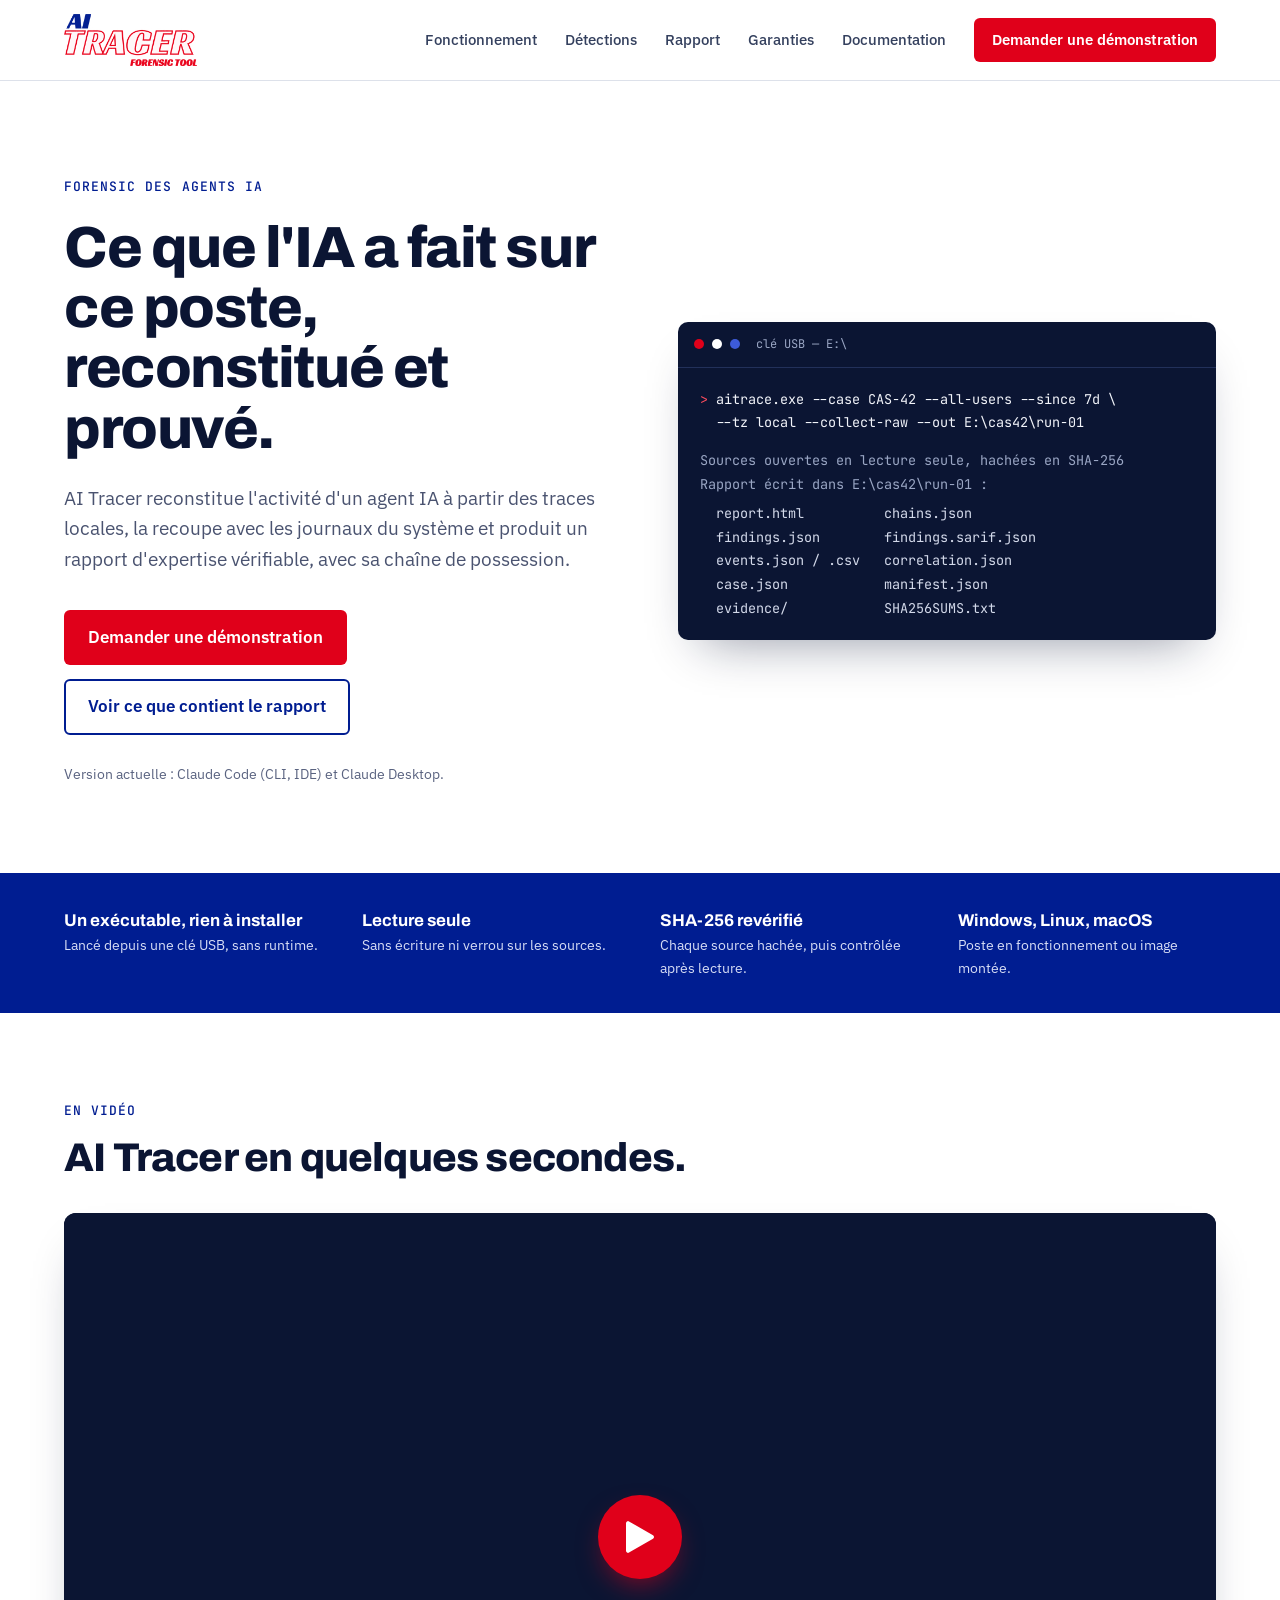
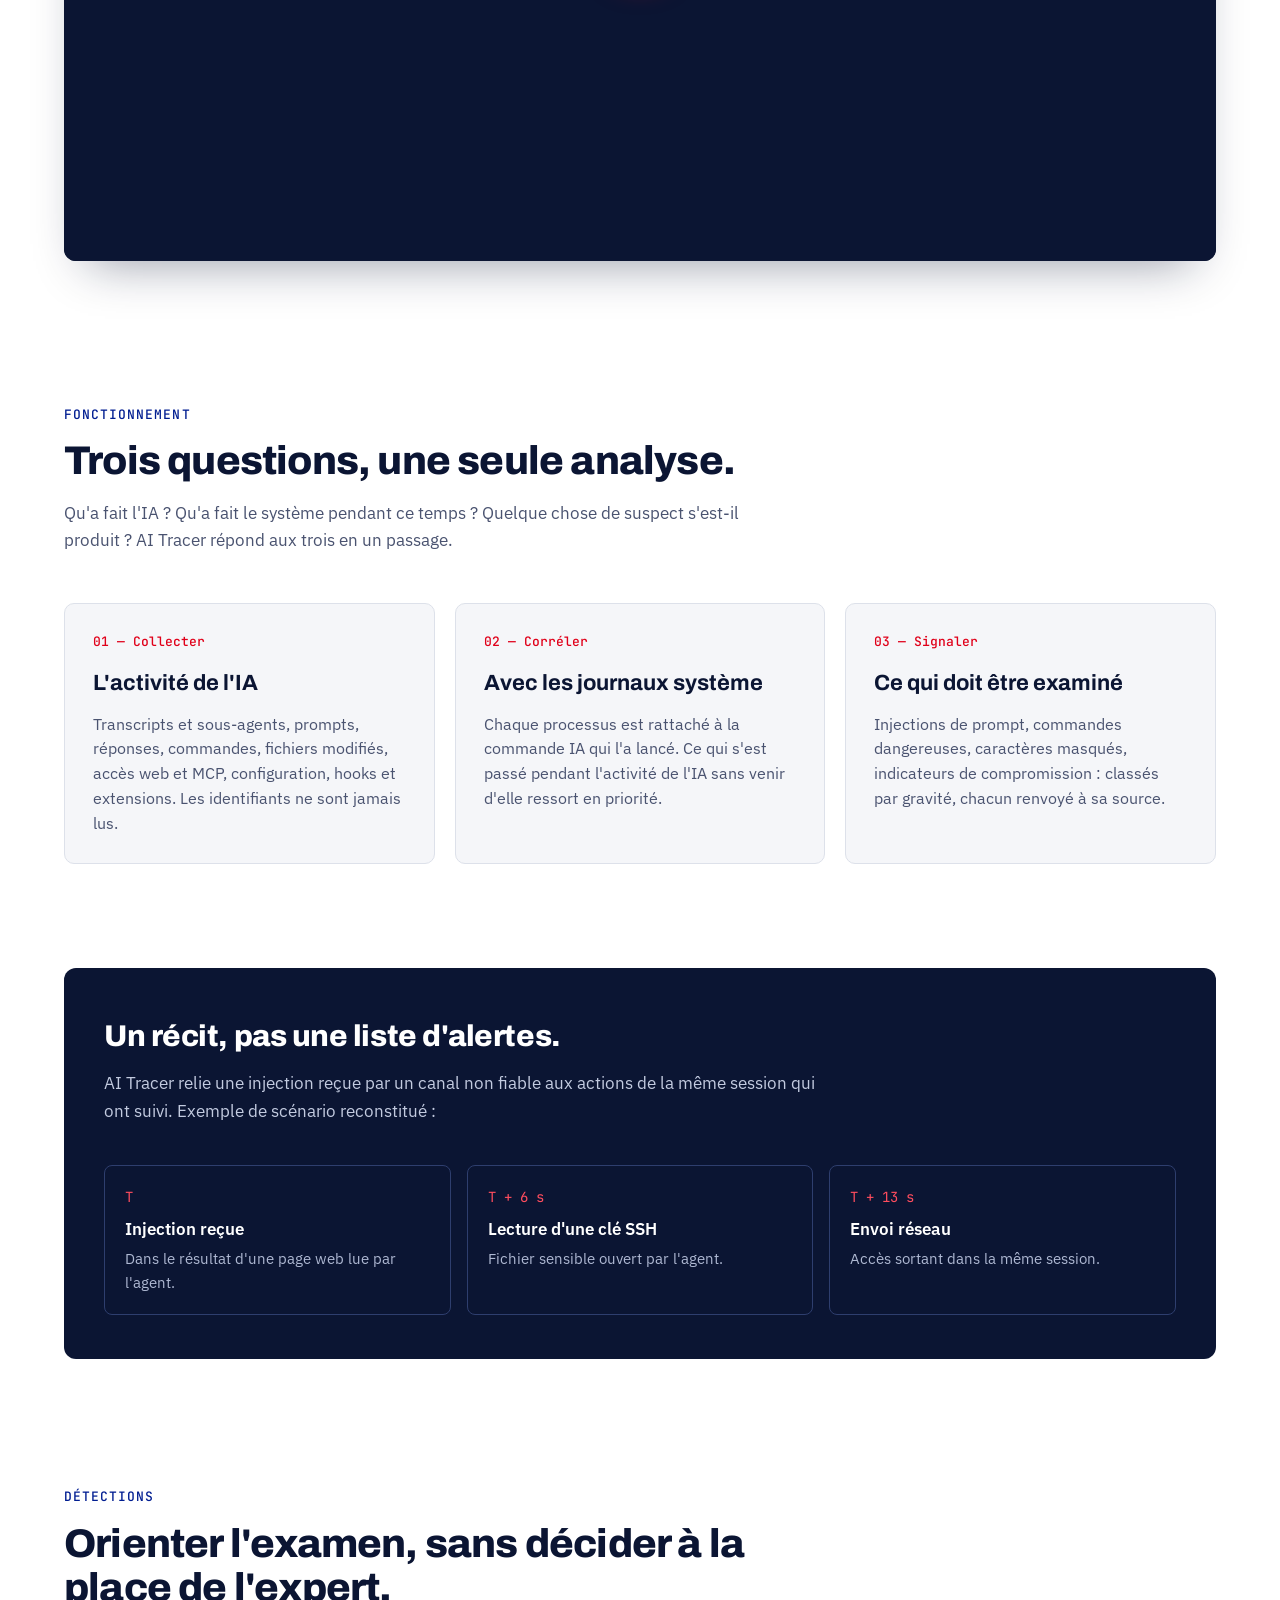
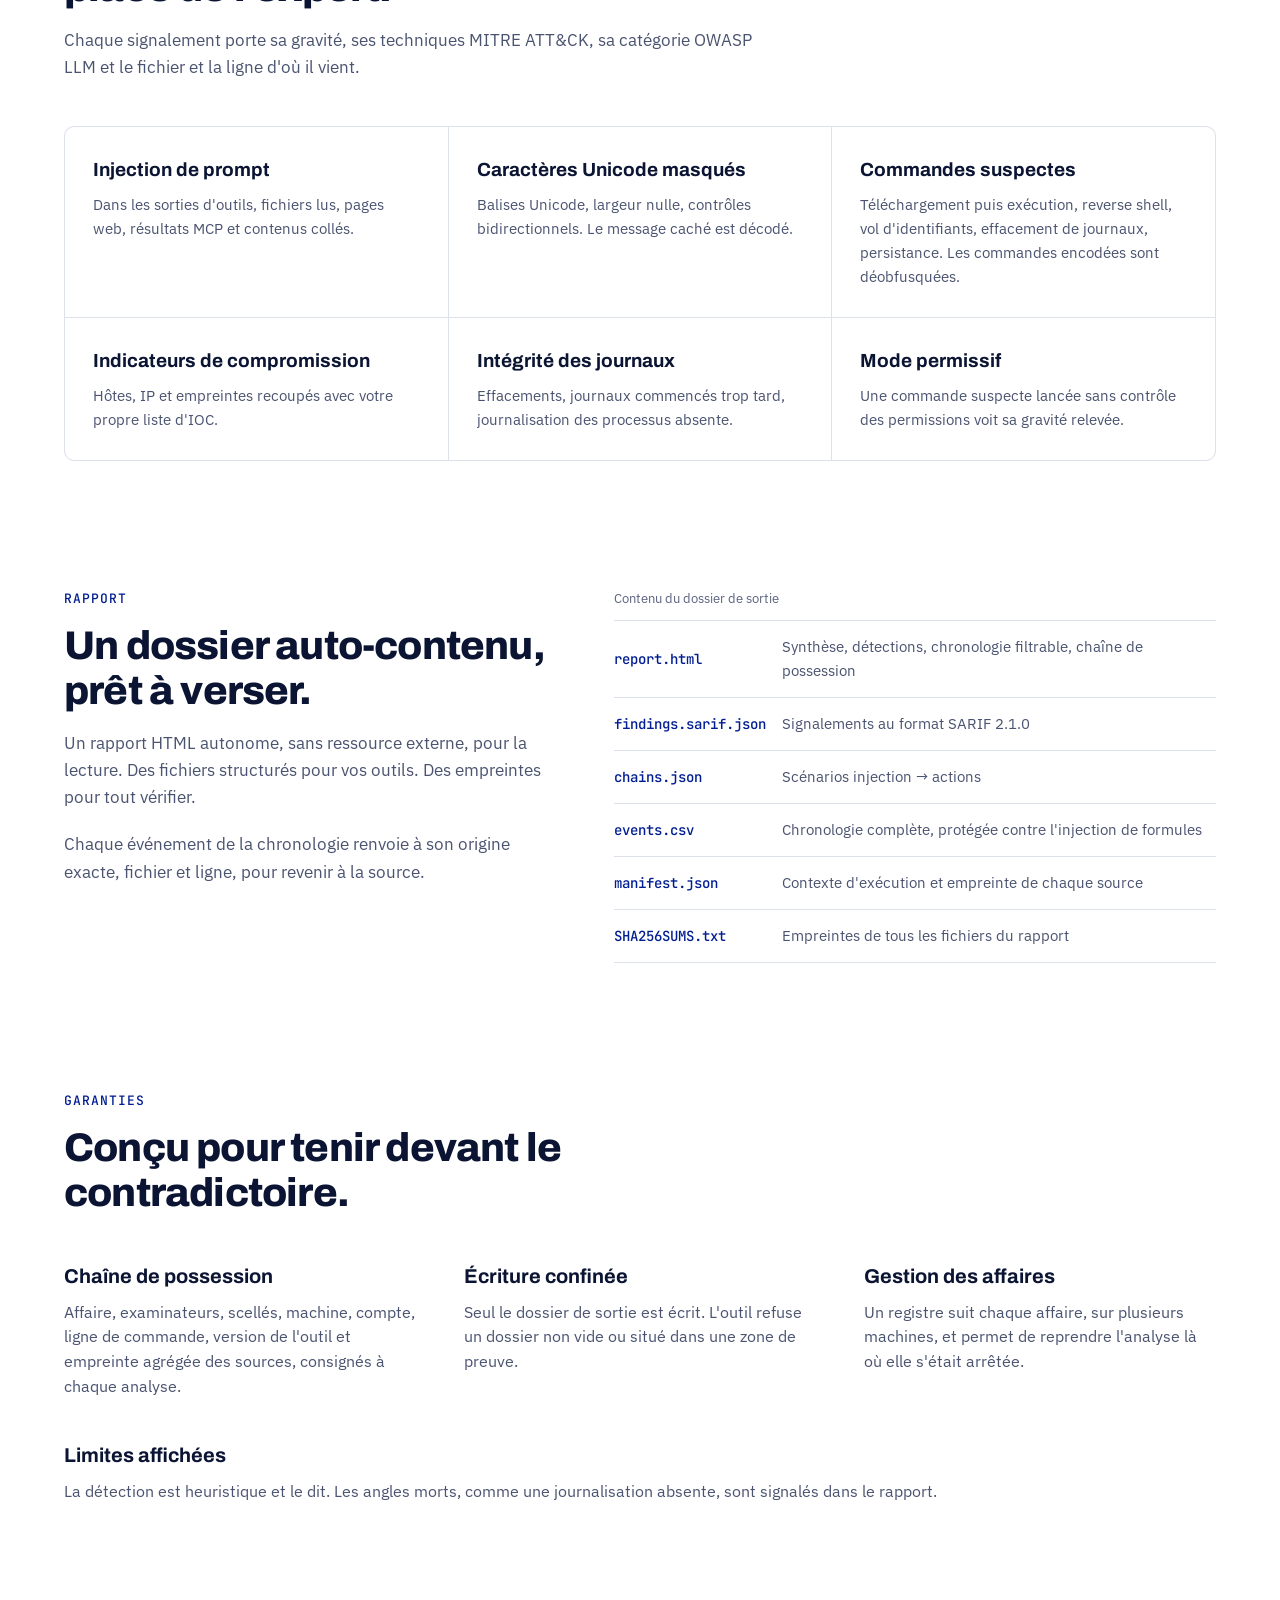
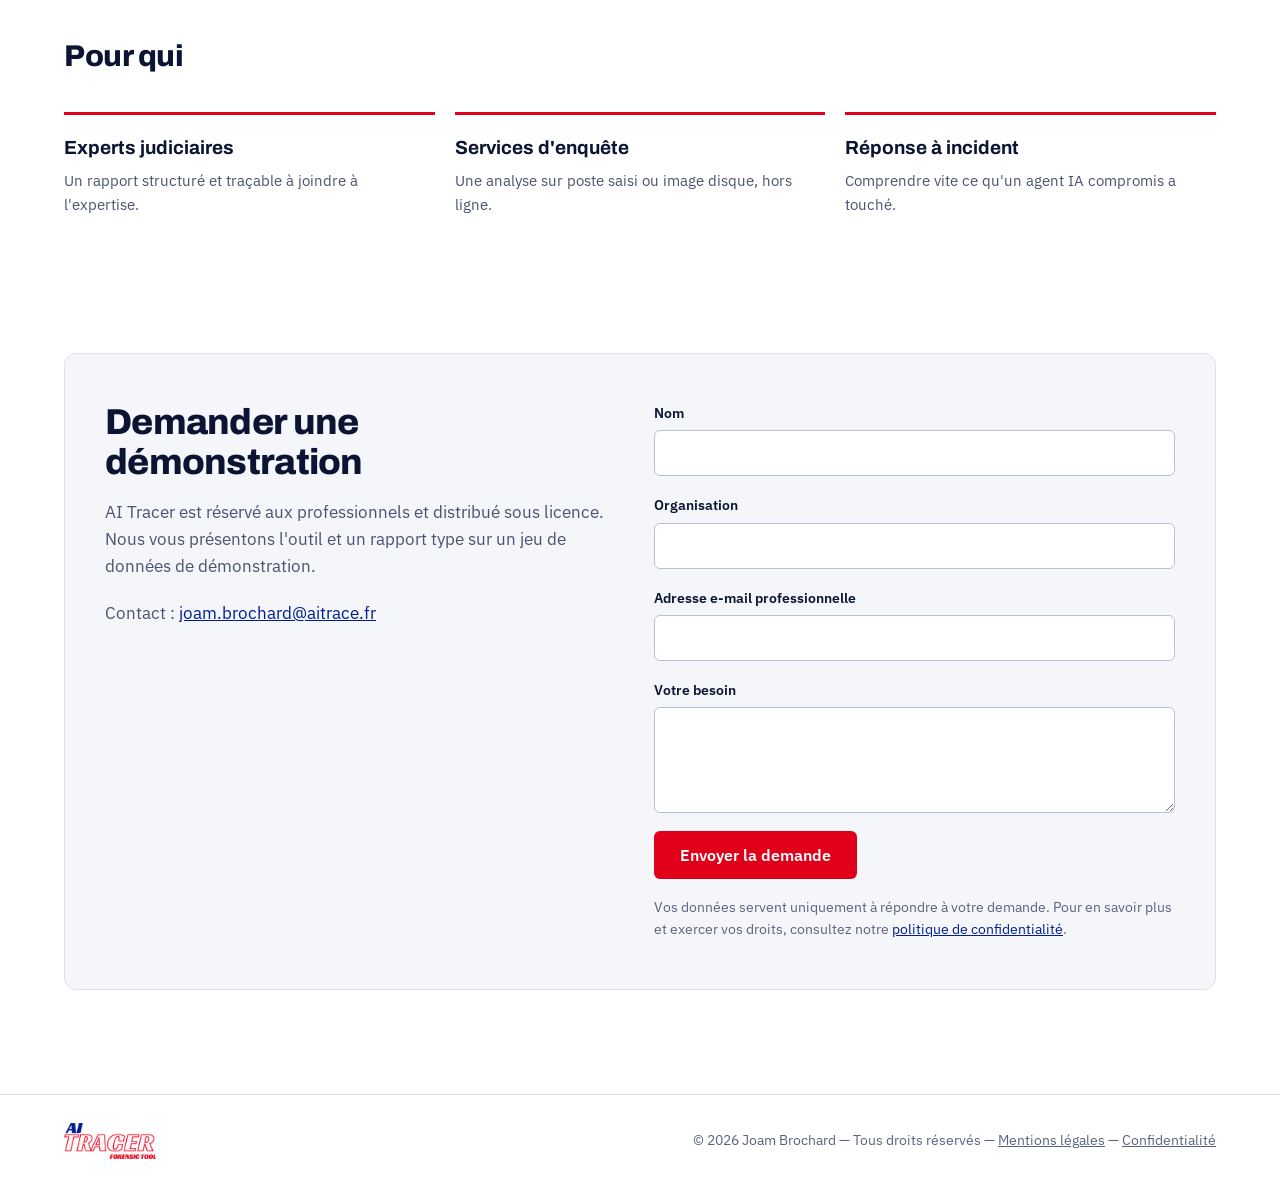
<file: index.html>
<!doctype html>
<html lang="fr">
<head>
    <meta charset="utf-8">
    <meta name="viewport" content="width=device-width, initial-scale=1">
    <title>AI Tracer — Forensic des agents IA</title>
    <meta name="description" content="AI Tracer reconstitue l'activité d'un agent IA sur un poste, la recoupe avec les journaux système et produit un rapport d'expertise vérifiable.">
    <meta name="author" content="Joam Brochard">
    <meta name="copyright" content="© 2026 Joam Brochard. Tous droits réservés.">
    <link rel="icon" type="image/png" href="media/logo.png">
    <link rel="preconnect" href="https://fonts.googleapis.com">
    <link rel="preconnect" href="https://fonts.gstatic.com" crossorigin>
    <link href="https://fonts.googleapis.com/css2?family=Archivo:wght@600;700;800&family=IBM+Plex+Sans:wght@400;500;600&family=JetBrains+Mono:wght@400;500&display=swap" rel="stylesheet">
    <link rel="stylesheet" href="css/base.css">
</head>
<body>
<div style="width: 100%; min-height: 100vh; background: #FFFFFF; color: #0B1533; font-family: 'IBM Plex Sans', sans-serif; font-size: 17px; line-height: 1.6">

    <header style="border-bottom: 1px solid #DDE1EA; background: #FFFFFF">
        <div style="max-width: 1200px; margin: 0 auto; padding: 14px 24px; display: flex; flex-wrap: wrap; align-items: center; justify-content: space-between; gap: 16px">
            <a href="#top" style="display: flex; align-items: center; text-decoration: none">
                <img src="media/logo.png" alt="AI Tracer — Forensic Tool" style="height: 52px; width: auto; display: block">
            </a>
            <nav aria-label="Navigation principale" style="display: flex; flex-wrap: wrap; align-items: center; gap: 28px; font-size: 15px">
                <a href="#fonctionnement" style="color: #34405E; text-decoration: none; font-weight: 500">Fonctionnement</a>
                <a href="#detections" style="color: #34405E; text-decoration: none; font-weight: 500">Détections</a>
                <a href="#rapport" style="color: #34405E; text-decoration: none; font-weight: 500">Rapport</a>
                <a href="#garanties" style="color: #34405E; text-decoration: none; font-weight: 500">Garanties</a>
                <a href="documentation.html" style="color: #34405E; text-decoration: none; font-weight: 500">Documentation</a>
                <a href="#contact" style="background: #E0001A; color: #FFFFFF; text-decoration: none; font-weight: 600; padding: 10px 18px; border-radius: 6px; min-height: 44px; box-sizing: border-box; display: inline-flex; align-items: center">Demander une démonstration</a>
            </nav>
        </div>
    </header>

    <section id="top" style="max-width: 1200px; margin: 0 auto; padding: 96px 24px 88px; display: flex; flex-wrap: wrap; gap: 56px; align-items: center">
        <div style="flex: 1 1 480px; min-width: 0">
            <p style="margin: 0 0 20px; font-family: 'JetBrains Mono', monospace; font-size: 13px; letter-spacing: 0.08em; text-transform: uppercase; color: #001D91; font-weight: 500">Forensic des agents IA</p>
            <h1 style="margin: 0 0 24px; font-family: 'Archivo', sans-serif; font-size: clamp(36px, 7vw, 58px); line-height: 1.04; font-weight: 800; letter-spacing: -0.025em; color: #0B1533">Ce que l'IA a fait sur ce poste, reconstitué et prouvé.</h1>
            <p style="margin: 0 0 36px; font-size: 19px; color: #4A5370; max-width: 560px">AI Tracer reconstitue l'activité d'un agent IA à partir des traces locales, la recoupe avec les journaux du système et produit un rapport d'expertise vérifiable, avec sa chaîne de possession.</p>
            <div style="display: flex; flex-wrap: wrap; gap: 14px">
                <a href="#contact" style="background: #E0001A; color: #FFFFFF; text-decoration: none; font-weight: 600; padding: 14px 24px; border-radius: 6px; min-height: 48px; box-sizing: border-box; display: inline-flex; align-items: center">Demander une démonstration</a>
                <a href="#rapport" style="border: 2px solid #001D91; color: #001D91; text-decoration: none; font-weight: 600; padding: 12px 22px; border-radius: 6px; min-height: 48px; box-sizing: border-box; display: inline-flex; align-items: center">Voir ce que contient le rapport</a>
            </div>
            <p style="margin: 28px 0 0; font-size: 14px; color: #5A6380">Version actuelle : Claude Code (CLI, IDE) et Claude Desktop.</p>
        </div>
        <div style="flex: 1 1 460px; min-width: 0">
            <div style="background: #0B1533; border-radius: 10px; overflow: hidden; font-family: 'JetBrains Mono', monospace; font-size: 13.5px; line-height: 1.75; box-shadow: 0 24px 48px -24px rgba(11,21,51,0.45)">
                <div style="display: flex; align-items: center; gap: 8px; padding: 12px 16px; border-bottom: 1px solid #22305A; color: #9AA6C4; font-size: 12px">
                    <span style="width: 10px; height: 10px; border-radius: 50%; background: #E0001A"></span><span style="width: 10px; height: 10px; border-radius: 50%; background: #FFFFFF"></span><span style="width: 10px; height: 10px; border-radius: 50%; background: #3D5BD9"></span>
                    <span style="margin-left: 8px">clé USB — E:\</span>
                </div>
                <div style="padding: 20px 22px; overflow-x: auto">
<div style="white-space: pre-wrap; color: #F2F4FA"><span style="color: #FF4D5E">&gt;</span> aitrace.exe --case CAS-42 --all-users --since 7d \
  --tz local --collect-raw --out E:\cas42\run-01</div>
<div style="white-space: pre-wrap; color: #9AA6C4; margin-top: 14px">Sources ouvertes en lecture seule, hachées en SHA-256
Rapport écrit dans E:\cas42\run-01 :</div>
<div style="white-space: pre; color: #D3D9EA; margin-top: 6px">  report.html          chains.json
  findings.json        findings.sarif.json
  events.json / .csv   correlation.json
  case.json            manifest.json
  evidence/            SHA256SUMS.txt</div>
                </div>
            </div>
        </div>
    </section>

    <section aria-label="Principes" style="background: #001D91">
        <div style="max-width: 1200px; margin: 0 auto; padding: 34px 24px; display: flex; flex-wrap: wrap; gap: 24px 40px; justify-content: space-between; color: #FFFFFF">
            <div style="flex: 1 1 220px; min-width: 0"><div style="font-family: 'Archivo', sans-serif; font-weight: 700; font-size: 17px">Un exécutable, rien à installer</div><div style="font-size: 14px; color: #D6DDF5">Lancé depuis une clé USB, sans runtime.</div></div>
            <div style="flex: 1 1 220px; min-width: 0"><div style="font-family: 'Archivo', sans-serif; font-weight: 700; font-size: 17px">Lecture seule</div><div style="font-size: 14px; color: #D6DDF5">Sans écriture ni verrou sur les sources.</div></div>
            <div style="flex: 1 1 220px; min-width: 0"><div style="font-family: 'Archivo', sans-serif; font-weight: 700; font-size: 17px">SHA-256 revérifié</div><div style="font-size: 14px; color: #D6DDF5">Chaque source hachée, puis contrôlée après lecture.</div></div>
            <div style="flex: 1 1 220px; min-width: 0"><div style="font-family: 'Archivo', sans-serif; font-weight: 700; font-size: 17px">Windows, Linux, macOS</div><div style="font-size: 14px; color: #D6DDF5">Poste en fonctionnement ou image montée.</div></div>
        </div>
    </section>

    <section aria-labelledby="trailer-titre" style="max-width: 1200px; margin: 0 auto; padding: 88px 24px 40px">
        <p style="margin: 0 0 14px; font-family: 'JetBrains Mono', monospace; font-size: 13px; letter-spacing: 0.08em; text-transform: uppercase; color: #001D91; font-weight: 500">En vidéo</p>
        <h2 id="trailer-titre" style="margin: 0 0 32px; font-family: 'Archivo', sans-serif; font-weight: 800; font-size: clamp(30px, 5vw, 40px); line-height: 1.12; letter-spacing: -0.02em; max-width: 760px">AI Tracer en quelques secondes.</h2>
        <div style="position: relative; border-radius: 12px; overflow: hidden; background: #0B1533; box-shadow: 0 24px 48px -24px rgba(11,21,51,0.45)">
            <video id="trailer" preload="metadata" style="width: 100%; aspect-ratio: 16 / 9; height: auto; display: block; background: #0B1533">
                <source src="media/trailer.mp4" type="video/mp4">
                Votre navigateur ne peut pas lire cette vidéo. <a href="media/trailer.mp4" style="color:#FFFFFF">Télécharger le trailer</a>.
            </video>
            <button id="trailer-play" type="button" aria-label="Lire le trailer" style="position: absolute; inset: 0; width: 100%; height: 100%; border: none; background: transparent; cursor: pointer; display: flex; align-items: center; justify-content: center; padding: 0">
                <span style="display: flex; align-items: center; justify-content: center; width: 84px; height: 84px; border-radius: 50%; background: #E0001A; box-shadow: 0 12px 28px -8px rgba(224,0,26,0.6)">
                    <svg width="30" height="34" viewBox="0 0 30 34" fill="none" aria-hidden="true"><path d="M28 15.27a2 2 0 0 1 0 3.46L4 32.6A2 2 0 0 1 1 30.87V3.13A2 2 0 0 1 4 1.4l24 13.87Z" fill="#FFFFFF"/></svg>
                </span>
            </button>
        </div>
        <script>
            (function(){
                var v = document.getElementById('trailer');
                var b = document.getElementById('trailer-play');
                if (!v || !b) return;
                b.addEventListener('click', function(){
                    v.setAttribute('controls', '');
                    b.remove();
                    v.play();
                });
            })();
        </script>
    </section>

    <section id="fonctionnement" style="max-width: 1200px; margin: 0 auto; padding: 104px 24px 40px">
        <p style="margin: 0 0 14px; font-family: 'JetBrains Mono', monospace; font-size: 13px; letter-spacing: 0.08em; text-transform: uppercase; color: #001D91; font-weight: 500">Fonctionnement</p>
        <h2 style="margin: 0 0 16px; font-family: 'Archivo', sans-serif; font-weight: 800; font-size: clamp(30px, 5vw, 40px); line-height: 1.12; letter-spacing: -0.02em; max-width: 760px">Trois questions, une seule analyse.</h2>
        <p style="margin: 0 0 48px; color: #4A5370; max-width: 680px">Qu'a fait l'IA ? Qu'a fait le système pendant ce temps ? Quelque chose de suspect s'est-il produit ? AI Tracer répond aux trois en un passage.</p>
        <div style="display: flex; flex-wrap: wrap; gap: 20px">
            <div style="flex: 1 1 300px; min-width: 0; background: #F5F6F9; border: 1px solid #DDE1EA; border-radius: 10px; padding: 28px">
                <div style="font-family: 'JetBrains Mono', monospace; font-size: 13px; color: #E0001A; font-weight: 500; margin-bottom: 14px">01 — Collecter</div>
                <h3 style="margin: 0 0 10px; font-family: 'Archivo', sans-serif; font-weight: 700; font-size: 22px">L'activité de l'IA</h3>
                <p style="margin: 0; color: #4A5370; font-size: 15.5px">Transcripts et sous-agents, prompts, réponses, commandes, fichiers modifiés, accès web et MCP, configuration, hooks et extensions. Les identifiants ne sont jamais lus.</p>
            </div>
            <div style="flex: 1 1 300px; min-width: 0; background: #F5F6F9; border: 1px solid #DDE1EA; border-radius: 10px; padding: 28px">
                <div style="font-family: 'JetBrains Mono', monospace; font-size: 13px; color: #E0001A; font-weight: 500; margin-bottom: 14px">02 — Corréler</div>
                <h3 style="margin: 0 0 10px; font-family: 'Archivo', sans-serif; font-weight: 700; font-size: 22px">Avec les journaux système</h3>
                <p style="margin: 0; color: #4A5370; font-size: 15.5px">Chaque processus est rattaché à la commande IA qui l'a lancé. Ce qui s'est passé pendant l'activité de l'IA sans venir d'elle ressort en priorité.</p>
            </div>
            <div style="flex: 1 1 300px; min-width: 0; background: #F5F6F9; border: 1px solid #DDE1EA; border-radius: 10px; padding: 28px">
                <div style="font-family: 'JetBrains Mono', monospace; font-size: 13px; color: #E0001A; font-weight: 500; margin-bottom: 14px">03 — Signaler</div>
                <h3 style="margin: 0 0 10px; font-family: 'Archivo', sans-serif; font-weight: 700; font-size: 22px">Ce qui doit être examiné</h3>
                <p style="margin: 0; color: #4A5370; font-size: 15.5px">Injections de prompt, commandes dangereuses, caractères masqués, indicateurs de compromission : classés par gravité, chacun renvoyé à sa source.</p>
            </div>
        </div>
    </section>

    <section aria-labelledby="scenario-titre" style="max-width: 1200px; margin: 0 auto; padding: 64px 24px 40px">
        <div style="background: #0B1533; color: #FFFFFF; border-radius: 12px; padding: clamp(28px, 5vw, 44px) clamp(20px, 4vw, 40px)">
            <h2 id="scenario-titre" style="margin: 0 0 10px; font-family: 'Archivo', sans-serif; font-weight: 800; font-size: 30px; letter-spacing: -0.015em">Un récit, pas une liste d'alertes.</h2>
            <p style="margin: 0 0 40px; color: #C3CBE0; max-width: 720px">AI Tracer relie une injection reçue par un canal non fiable aux actions de la même session qui ont suivi. Exemple de scénario reconstitué :</p>
            <ol style="list-style: none; margin: 0; padding: 0; display: flex; flex-wrap: wrap; gap: 16px">
                <li style="flex: 1 1 240px; min-width: 0; border: 1px solid #2E3E6E; border-radius: 8px; padding: 20px"><div style="font-family: 'JetBrains Mono', monospace; font-size: 14px; color: #FF4D5E; margin-bottom: 8px">T</div><div style="font-weight: 600; margin-bottom: 4px">Injection reçue</div><div style="font-size: 14.5px; color: #AEB8D2">Dans le résultat d'une page web lue par l'agent.</div></li>
                <li style="flex: 1 1 240px; min-width: 0; border: 1px solid #2E3E6E; border-radius: 8px; padding: 20px"><div style="font-family: 'JetBrains Mono', monospace; font-size: 14px; color: #FF4D5E; margin-bottom: 8px">T + 6 s</div><div style="font-weight: 600; margin-bottom: 4px">Lecture d'une clé SSH</div><div style="font-size: 14.5px; color: #AEB8D2">Fichier sensible ouvert par l'agent.</div></li>
                <li style="flex: 1 1 240px; min-width: 0; border: 1px solid #2E3E6E; border-radius: 8px; padding: 20px"><div style="font-family: 'JetBrains Mono', monospace; font-size: 14px; color: #FF4D5E; margin-bottom: 8px">T + 13 s</div><div style="font-weight: 600; margin-bottom: 4px">Envoi réseau</div><div style="font-size: 14.5px; color: #AEB8D2">Accès sortant dans la même session.</div></li>
            </ol>
        </div>
    </section>

    <section id="detections" style="max-width: 1200px; margin: 0 auto; padding: 88px 24px 40px">
        <p style="margin: 0 0 14px; font-family: 'JetBrains Mono', monospace; font-size: 13px; letter-spacing: 0.08em; text-transform: uppercase; color: #001D91; font-weight: 500">Détections</p>
        <h2 style="margin: 0 0 16px; font-family: 'Archivo', sans-serif; font-weight: 800; font-size: clamp(30px, 5vw, 40px); line-height: 1.12; letter-spacing: -0.02em; max-width: 760px">Orienter l'examen, sans décider à la place de l'expert.</h2>
        <p style="margin: 0 0 44px; color: #4A5370; max-width: 700px">Chaque signalement porte sa gravité, ses techniques MITRE ATT&amp;CK, sa catégorie OWASP LLM et le fichier et la ligne d'où il vient.</p>
        <div style="display: flex; flex-wrap: wrap; gap: 1px; background: #DDE1EA; border: 1px solid #DDE1EA; border-radius: 10px; overflow: hidden">
            <div style="flex: 1 1 360px; min-width: 0; background: #FFFFFF; padding: 28px"><h3 style="margin: 0 0 8px; font-family: 'Archivo', sans-serif; font-weight: 700; font-size: 19px">Injection de prompt</h3><p style="margin: 0; font-size: 15px; color: #4A5370">Dans les sorties d'outils, fichiers lus, pages web, résultats MCP et contenus collés.</p></div>
            <div style="flex: 1 1 360px; min-width: 0; background: #FFFFFF; padding: 28px"><h3 style="margin: 0 0 8px; font-family: 'Archivo', sans-serif; font-weight: 700; font-size: 19px">Caractères Unicode masqués</h3><p style="margin: 0; font-size: 15px; color: #4A5370">Balises Unicode, largeur nulle, contrôles bidirectionnels. Le message caché est décodé.</p></div>
            <div style="flex: 1 1 360px; min-width: 0; background: #FFFFFF; padding: 28px"><h3 style="margin: 0 0 8px; font-family: 'Archivo', sans-serif; font-weight: 700; font-size: 19px">Commandes suspectes</h3><p style="margin: 0; font-size: 15px; color: #4A5370">Téléchargement puis exécution, reverse shell, vol d'identifiants, effacement de journaux, persistance. Les commandes encodées sont déobfusquées.</p></div>
            <div style="flex: 1 1 360px; min-width: 0; background: #FFFFFF; padding: 28px"><h3 style="margin: 0 0 8px; font-family: 'Archivo', sans-serif; font-weight: 700; font-size: 19px">Indicateurs de compromission</h3><p style="margin: 0; font-size: 15px; color: #4A5370">Hôtes, IP et empreintes recoupés avec votre propre liste d'IOC.</p></div>
            <div style="flex: 1 1 360px; min-width: 0; background: #FFFFFF; padding: 28px"><h3 style="margin: 0 0 8px; font-family: 'Archivo', sans-serif; font-weight: 700; font-size: 19px">Intégrité des journaux</h3><p style="margin: 0; font-size: 15px; color: #4A5370">Effacements, journaux commencés trop tard, journalisation des processus absente.</p></div>
            <div style="flex: 1 1 360px; min-width: 0; background: #FFFFFF; padding: 28px"><h3 style="margin: 0 0 8px; font-family: 'Archivo', sans-serif; font-weight: 700; font-size: 19px">Mode permissif</h3><p style="margin: 0; font-size: 15px; color: #4A5370">Une commande suspecte lancée sans contrôle des permissions voit sa gravité relevée.</p></div>
        </div>
    </section>

    <section id="rapport" style="max-width: 1200px; margin: 0 auto; padding: 88px 24px 40px; display: flex; flex-wrap: wrap; gap: 48px; align-items: flex-start">
        <div style="flex: 1 1 420px; min-width: 0">
            <p style="margin: 0 0 14px; font-family: 'JetBrains Mono', monospace; font-size: 13px; letter-spacing: 0.08em; text-transform: uppercase; color: #001D91; font-weight: 500">Rapport</p>
            <h2 style="margin: 0 0 16px; font-family: 'Archivo', sans-serif; font-weight: 800; font-size: clamp(30px, 5vw, 40px); line-height: 1.12; letter-spacing: -0.02em">Un dossier auto-contenu, prêt à verser.</h2>
            <p style="margin: 0 0 20px; color: #4A5370">Un rapport HTML autonome, sans ressource externe, pour la lecture. Des fichiers structurés pour vos outils. Des empreintes pour tout vérifier.</p>
            <p style="margin: 0; color: #4A5370">Chaque événement de la chronologie renvoie à son origine exacte, fichier et ligne, pour revenir à la source.</p>
        </div>
        <div style="flex: 1 1 520px; min-width: 0; overflow-x: auto">
            <table style="width: 100%; border-collapse: collapse; font-size: 15px">
                <caption style="text-align: left; color: #5A6380; font-size: 13px; padding-bottom: 10px">Contenu du dossier de sortie</caption>
                <tbody>
                <tr style="border-top: 1px solid #DDE1EA"><th scope="row" style="text-align: left; padding: 14px 16px 14px 0; font-family: 'JetBrains Mono', monospace; font-weight: 500; font-size: 14px; white-space: nowrap; color: #001D91">report.html</th><td style="padding: 14px 0; color: #4A5370">Synthèse, détections, chronologie filtrable, chaîne de possession</td></tr>
                <tr style="border-top: 1px solid #DDE1EA"><th scope="row" style="text-align: left; padding: 14px 16px 14px 0; font-family: 'JetBrains Mono', monospace; font-weight: 500; font-size: 14px; white-space: nowrap; color: #001D91">findings.sarif.json</th><td style="padding: 14px 0; color: #4A5370">Signalements au format SARIF 2.1.0</td></tr>
                <tr style="border-top: 1px solid #DDE1EA"><th scope="row" style="text-align: left; padding: 14px 16px 14px 0; font-family: 'JetBrains Mono', monospace; font-weight: 500; font-size: 14px; white-space: nowrap; color: #001D91">chains.json</th><td style="padding: 14px 0; color: #4A5370">Scénarios injection → actions</td></tr>
                <tr style="border-top: 1px solid #DDE1EA"><th scope="row" style="text-align: left; padding: 14px 16px 14px 0; font-family: 'JetBrains Mono', monospace; font-weight: 500; font-size: 14px; white-space: nowrap; color: #001D91">events.csv</th><td style="padding: 14px 0; color: #4A5370">Chronologie complète, protégée contre l'injection de formules</td></tr>
                <tr style="border-top: 1px solid #DDE1EA"><th scope="row" style="text-align: left; padding: 14px 16px 14px 0; font-family: 'JetBrains Mono', monospace; font-weight: 500; font-size: 14px; white-space: nowrap; color: #001D91">manifest.json</th><td style="padding: 14px 0; color: #4A5370">Contexte d'exécution et empreinte de chaque source</td></tr>
                <tr style="border-top: 1px solid #DDE1EA; border-bottom: 1px solid #DDE1EA"><th scope="row" style="text-align: left; padding: 14px 16px 14px 0; font-family: 'JetBrains Mono', monospace; font-weight: 500; font-size: 14px; white-space: nowrap; color: #001D91">SHA256SUMS.txt</th><td style="padding: 14px 0; color: #4A5370">Empreintes de tous les fichiers du rapport</td></tr>
                </tbody>
            </table>
        </div>
    </section>

    <section id="garanties" style="max-width: 1200px; margin: 0 auto; padding: 88px 24px 40px">
        <p style="margin: 0 0 14px; font-family: 'JetBrains Mono', monospace; font-size: 13px; letter-spacing: 0.08em; text-transform: uppercase; color: #001D91; font-weight: 500">Garanties</p>
        <h2 style="margin: 0 0 44px; font-family: 'Archivo', sans-serif; font-weight: 800; font-size: clamp(30px, 5vw, 40px); line-height: 1.12; letter-spacing: -0.02em; max-width: 760px">Conçu pour tenir devant le contradictoire.</h2>
        <div style="display: flex; flex-wrap: wrap; gap: 40px 48px">
            <div style="flex: 1 1 320px; min-width: 0"><h3 style="margin: 0 0 8px; font-family: 'Archivo', sans-serif; font-weight: 700; font-size: 20px">Chaîne de possession</h3><p style="margin: 0; color: #4A5370; font-size: 15.5px">Affaire, examinateurs, scellés, machine, compte, ligne de commande, version de l'outil et empreinte agrégée des sources, consignés à chaque analyse.</p></div>
            <div style="flex: 1 1 320px; min-width: 0"><h3 style="margin: 0 0 8px; font-family: 'Archivo', sans-serif; font-weight: 700; font-size: 20px">Écriture confinée</h3><p style="margin: 0; color: #4A5370; font-size: 15.5px">Seul le dossier de sortie est écrit. L'outil refuse un dossier non vide ou situé dans une zone de preuve.</p></div>
            <div style="flex: 1 1 320px; min-width: 0"><h3 style="margin: 0 0 8px; font-family: 'Archivo', sans-serif; font-weight: 700; font-size: 20px">Gestion des affaires</h3><p style="margin: 0; color: #4A5370; font-size: 15.5px">Un registre suit chaque affaire, sur plusieurs machines, et permet de reprendre l'analyse là où elle s'était arrêtée.</p></div>
            <div style="flex: 1 1 320px; min-width: 0"><h3 style="margin: 0 0 8px; font-family: 'Archivo', sans-serif; font-weight: 700; font-size: 20px">Limites affichées</h3><p style="margin: 0; color: #4A5370; font-size: 15.5px">La détection est heuristique et le dit. Les angles morts, comme une journalisation absente, sont signalés dans le rapport.</p></div>
        </div>
    </section>

    <section aria-labelledby="pourqui-titre" style="max-width: 1200px; margin: 0 auto; padding: 88px 24px 40px">
        <h2 id="pourqui-titre" style="margin: 0 0 32px; font-family: 'Archivo', sans-serif; font-weight: 800; font-size: 30px; letter-spacing: -0.015em">Pour qui</h2>
        <div style="display: flex; flex-wrap: wrap; gap: 20px">
            <div style="flex: 1 1 300px; min-width: 0; border-top: 3px solid #E0001A; padding-top: 18px"><h3 style="margin: 0 0 6px; font-family: 'Archivo', sans-serif; font-weight: 700; font-size: 19px">Experts judiciaires</h3><p style="margin: 0; color: #4A5370; font-size: 15px">Un rapport structuré et traçable à joindre à l'expertise.</p></div>
            <div style="flex: 1 1 300px; min-width: 0; border-top: 3px solid #E0001A; padding-top: 18px"><h3 style="margin: 0 0 6px; font-family: 'Archivo', sans-serif; font-weight: 700; font-size: 19px">Services d'enquête</h3><p style="margin: 0; color: #4A5370; font-size: 15px">Une analyse sur poste saisi ou image disque, hors ligne.</p></div>
            <div style="flex: 1 1 300px; min-width: 0; border-top: 3px solid #E0001A; padding-top: 18px"><h3 style="margin: 0 0 6px; font-family: 'Archivo', sans-serif; font-weight: 700; font-size: 19px">Réponse à incident</h3><p style="margin: 0; color: #4A5370; font-size: 15px">Comprendre vite ce qu'un agent IA compromis a touché.</p></div>
        </div>
    </section>

    <section id="contact" style="max-width: 1200px; margin: 0 auto; padding: 96px 24px 104px">
        <div style="background: #F5F6F9; border: 1px solid #DDE1EA; border-radius: 12px; padding: clamp(28px, 5vw, 48px) clamp(20px, 4vw, 40px); display: flex; flex-wrap: wrap; gap: 48px">
            <div style="flex: 1 1 380px; min-width: 0">
                <h2 style="margin: 0 0 16px; font-family: 'Archivo', sans-serif; font-weight: 800; font-size: clamp(28px, 5vw, 36px); line-height: 1.12; letter-spacing: -0.02em">Demander une démonstration</h2>
                <p style="margin: 0 0 20px; color: #4A5370">AI Tracer est réservé aux professionnels et distribué sous licence. Nous vous présentons l'outil et un rapport type sur un jeu de données de démonstration.</p>
                <p style="margin: 0; color: #4A5370">Contact : <a href="mailto:joam.brochard@aitrace.fr">joam.brochard@aitrace.fr</a></p>
            </div>
            <form action="https://formspree.io/f/xgaoplpr" method="post" style="flex: 1 1 400px; min-width: 0; display: flex; flex-direction: column; gap: 18px" aria-label="Demande de démonstration">
                <div style="display: flex; flex-direction: column; gap: 6px"><label for="nom" style="font-size: 14px; font-weight: 600">Nom</label><input id="nom" name="nom" required type="text" autocomplete="name" style="background: #FFFFFF; border: 1px solid #B9C0D0; border-radius: 6px; color: #0B1533; padding: 12px 14px; font-size: 16px; min-height: 44px; box-sizing: border-box; font-family: inherit"></div>
                <div style="display: flex; flex-direction: column; gap: 6px"><label for="org" style="font-size: 14px; font-weight: 600">Organisation</label><input id="org" name="org" type="text" autocomplete="organization" style="background: #FFFFFF; border: 1px solid #B9C0D0; border-radius: 6px; color: #0B1533; padding: 12px 14px; font-size: 16px; min-height: 44px; box-sizing: border-box; font-family: inherit"></div>
                <div style="display: flex; flex-direction: column; gap: 6px"><label for="mail" style="font-size: 14px; font-weight: 600">Adresse e-mail professionnelle</label><input id="mail" name="mail" required type="email" autocomplete="email" style="background: #FFFFFF; border: 1px solid #B9C0D0; border-radius: 6px; color: #0B1533; padding: 12px 14px; font-size: 16px; min-height: 44px; box-sizing: border-box; font-family: inherit"></div>
                <div style="display: flex; flex-direction: column; gap: 6px"><label for="besoin" style="font-size: 14px; font-weight: 600">Votre besoin</label><textarea id="besoin" name="besoin" rows="4" style="background: #FFFFFF; border: 1px solid #B9C0D0; border-radius: 6px; color: #0B1533; padding: 12px 14px; font-size: 16px; box-sizing: border-box; font-family: inherit; resize: vertical"></textarea></div>
                <button type="submit" style="align-self: flex-start; background: #E0001A; color: #FFFFFF; border: none; font-weight: 600; font-size: 16px; padding: 14px 26px; border-radius: 6px; min-height: 48px; cursor: pointer; font-family: inherit">Envoyer la demande</button>
                <p style="margin: 0; font-size: 13.5px; color: #5A6380">Vos données servent uniquement à répondre à votre demande. Pour en savoir plus et exercer vos droits, consultez notre <a href="confidentialite.html">politique de confidentialité</a>.</p>
            </form>
        </div>
    </section>

    <footer style="border-top: 1px solid #DDE1EA">
        <div style="max-width: 1200px; margin: 0 auto; padding: 28px 24px 40px; display: flex; flex-wrap: wrap; align-items: center; justify-content: space-between; gap: 16px; font-size: 13.5px; color: #5A6380">
            <img src="media/logo.png" alt="AI Tracer" style="height: 36px; width: auto; display: block">
            <span>© 2026 Joam Brochard — Tous droits réservés — <a href="mentions-legales.html" style="color: #5A6380; text-decoration: underline">Mentions légales</a> — <a href="confidentialite.html" style="color: #5A6380; text-decoration: underline">Confidentialité</a></span>
        </div>
    </footer>

</div>
</body>
</html>
</file>
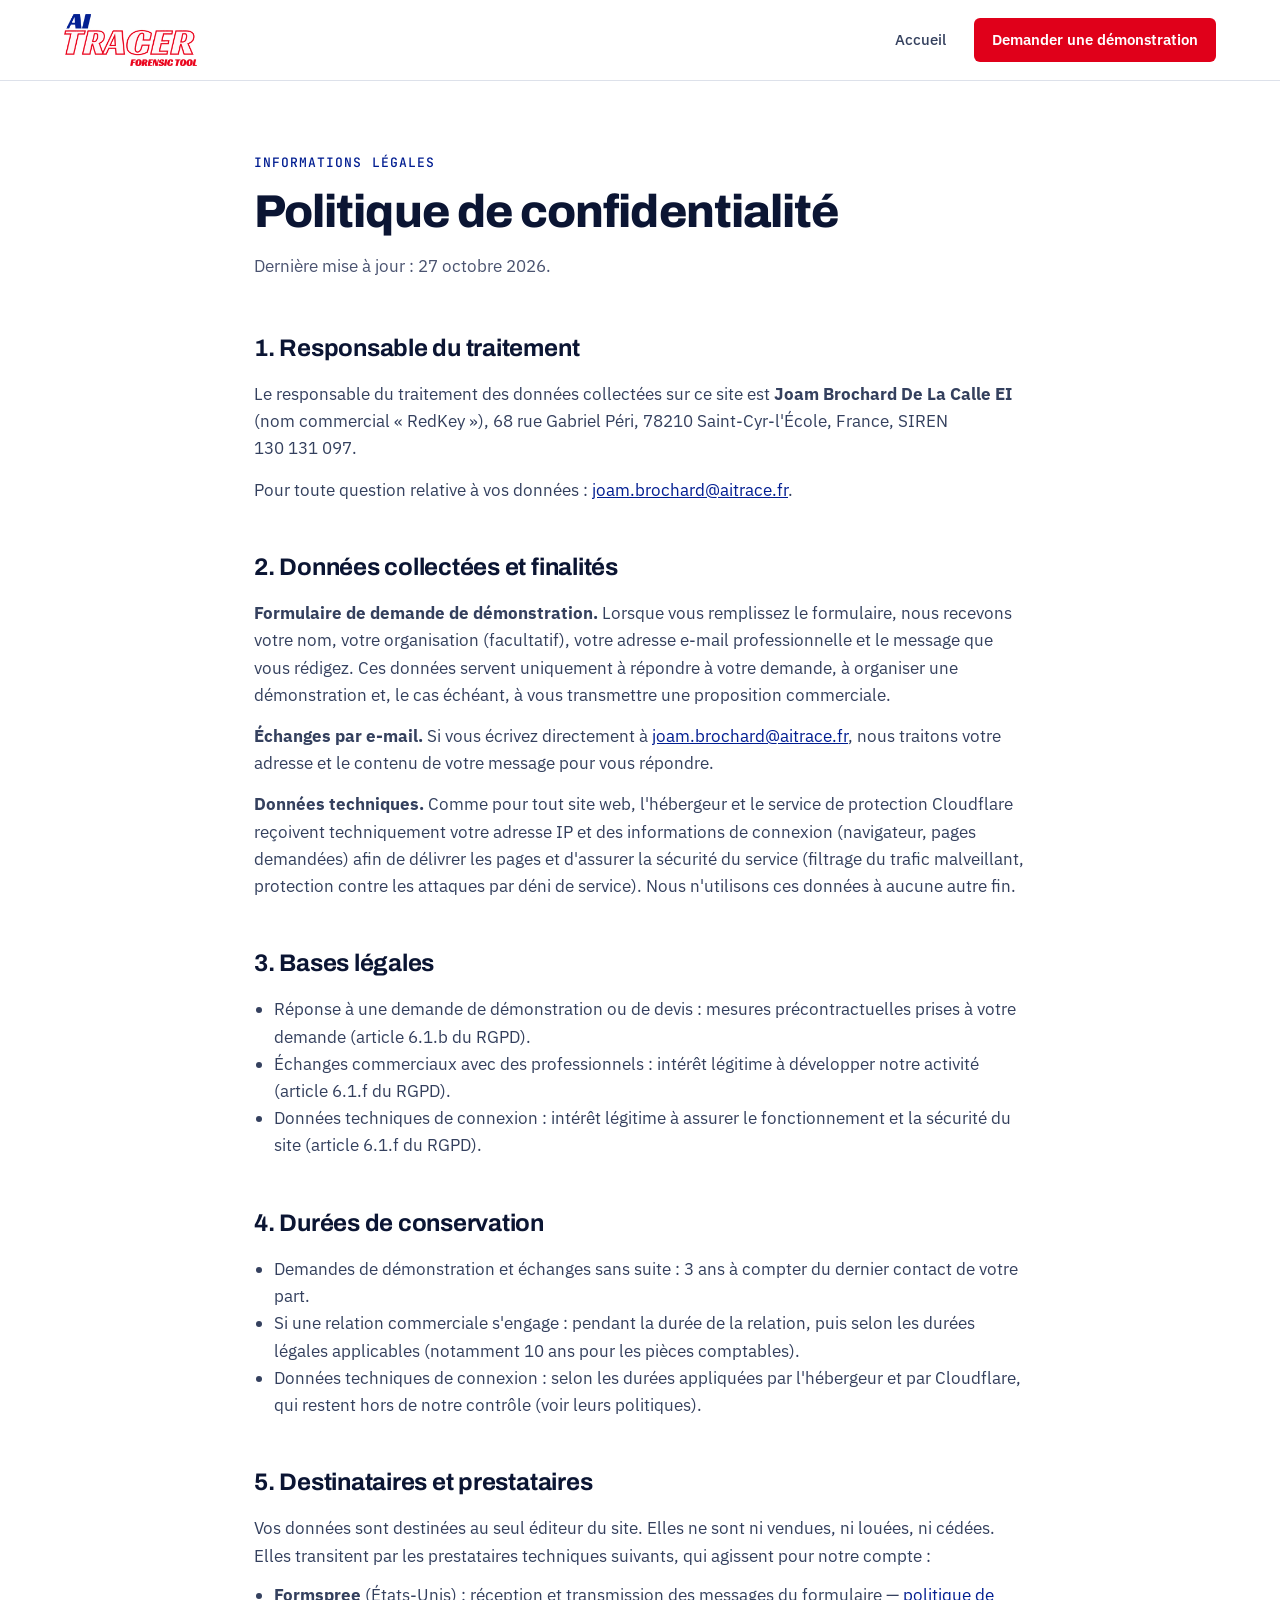
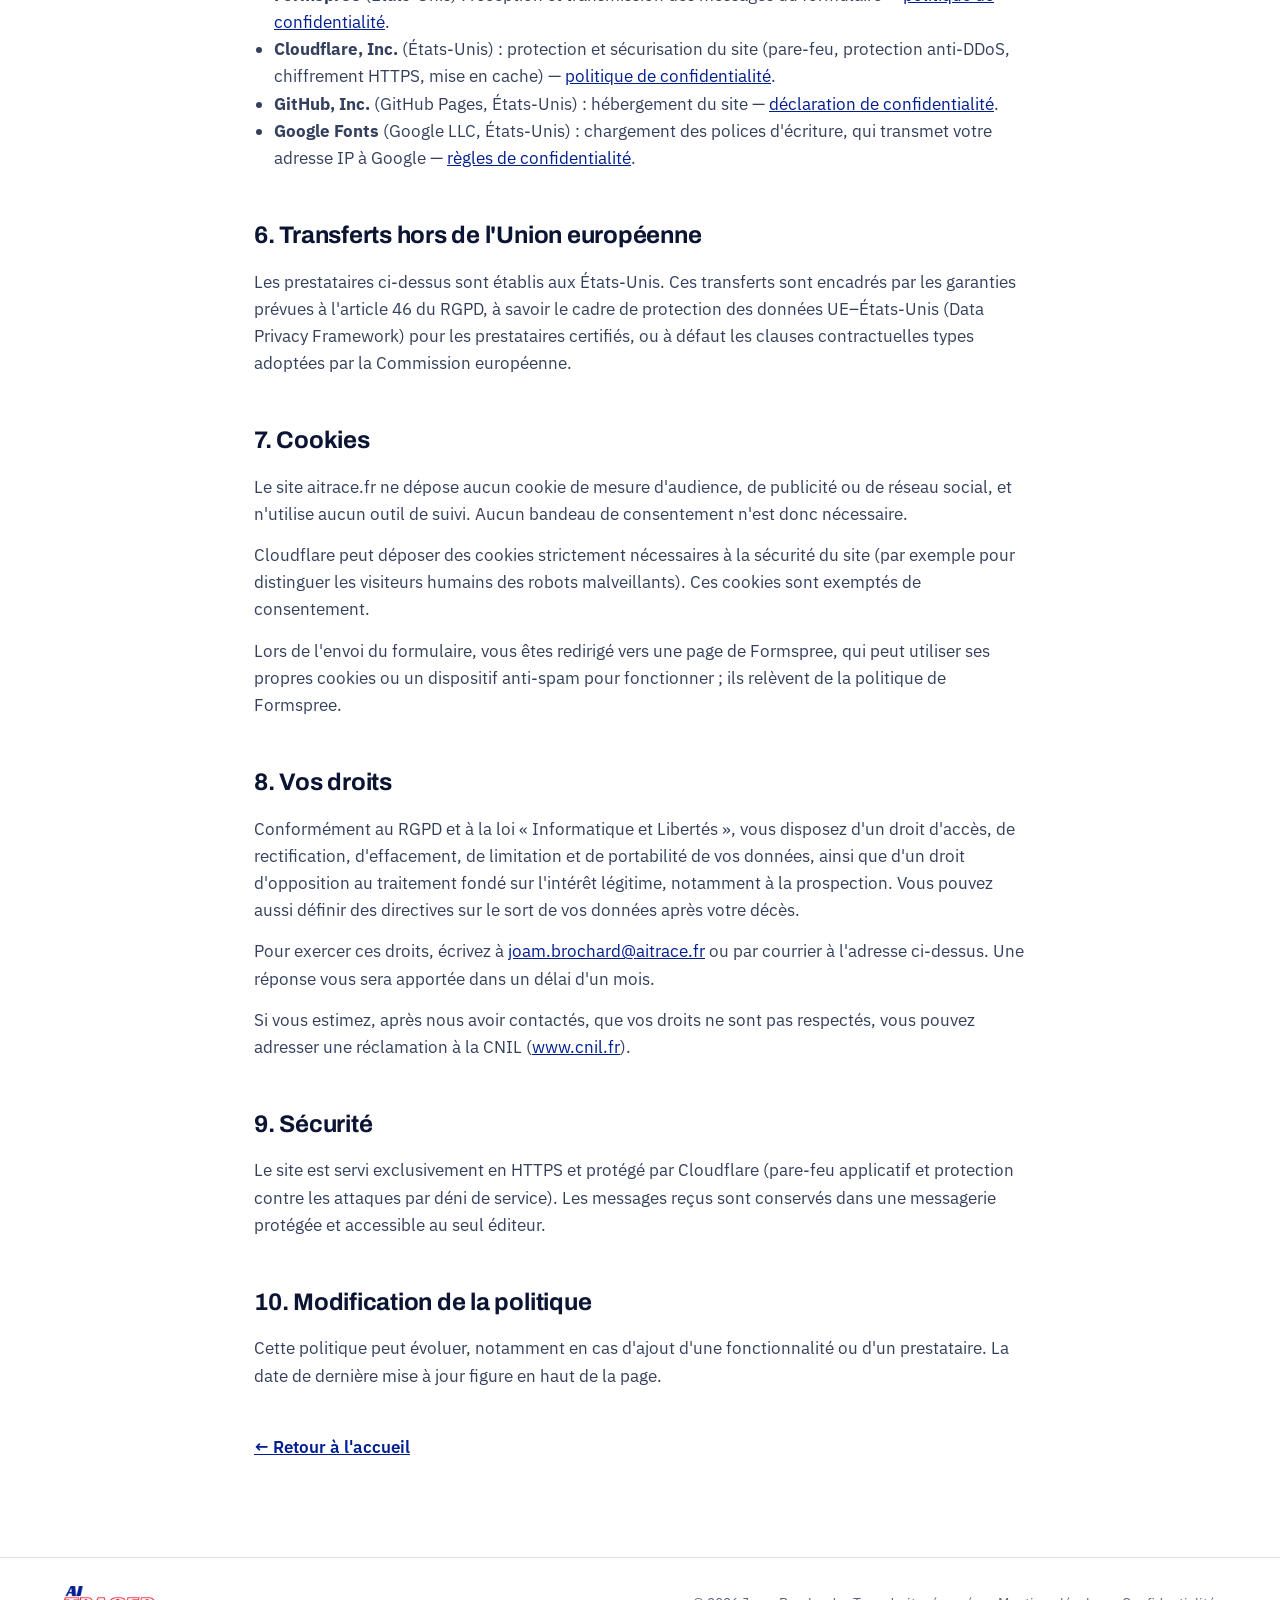
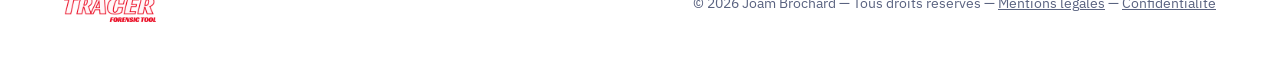
<file: confidentialite.html>
<!doctype html>
<html lang="fr">
<head>
    <meta charset="utf-8">
    <meta name="viewport" content="width=device-width, initial-scale=1">
    <title>Politique de confidentialité — AI Tracer</title>
    <meta name="description" content="Politique de confidentialité du site AI Tracer : données collectées, finalités, durées de conservation, prestataires et droits RGPD.">
    <meta name="author" content="Joam Brochard">
    <meta name="copyright" content="© 2026 Joam Brochard. Tous droits réservés.">
    <meta name="robots" content="index, follow">
    <link rel="icon" type="image/png" href="media/logo.png">
    <link rel="preconnect" href="https://fonts.googleapis.com">
    <link rel="preconnect" href="https://fonts.gstatic.com" crossorigin>
    <link href="https://fonts.googleapis.com/css2?family=Archivo:wght@600;700;800&family=IBM+Plex+Sans:wght@400;500;600&family=JetBrains+Mono:wght@400;500&display=swap" rel="stylesheet">
    <link rel="stylesheet" href="css/base.css">
</head>
<body>
<div style="width: 100%; min-height: 100vh; background: #FFFFFF; color: #0B1533; font-family: 'IBM Plex Sans', sans-serif; font-size: 17px; line-height: 1.6">

    <header style="border-bottom: 1px solid #DDE1EA; background: #FFFFFF">
        <div style="max-width: 1200px; margin: 0 auto; padding: 14px 24px; display: flex; flex-wrap: wrap; align-items: center; justify-content: space-between; gap: 16px">
            <a href="index.html" style="display: flex; align-items: center; text-decoration: none">
                <img src="media/logo.png" alt="AI Tracer — Forensic Tool" style="height: 52px; width: auto; display: block">
            </a>
            <nav aria-label="Navigation principale" style="display: flex; flex-wrap: wrap; align-items: center; gap: 28px; font-size: 15px">
                <a href="index.html" style="color: #34405E; text-decoration: none; font-weight: 500">Accueil</a>
                <a href="index.html#contact" style="background: #E0001A; color: #FFFFFF; text-decoration: none; font-weight: 600; padding: 10px 18px; border-radius: 6px; min-height: 44px; box-sizing: border-box; display: inline-flex; align-items: center">Demander une démonstration</a>
            </nav>
        </div>
    </header>

    <main style="max-width: 820px; margin: 0 auto; padding: 72px 24px 96px">
        <p style="margin: 0 0 14px; font-family: 'JetBrains Mono', monospace; font-size: 13px; letter-spacing: 0.08em; text-transform: uppercase; color: #001D91; font-weight: 500">Informations légales</p>
        <h1 style="margin: 0 0 16px; font-family: 'Archivo', sans-serif; font-size: clamp(32px, 6vw, 46px); line-height: 1.08; font-weight: 800; letter-spacing: -0.02em">Politique de confidentialité</h1>
        <p style="margin: 0 0 48px; color: #4A5370">Dernière mise à jour : 27 octobre 2026.</p>

        <section style="margin: 0 0 44px">
            <h2 style="margin: 0 0 14px; font-family: 'Archivo', sans-serif; font-weight: 700; font-size: 24px; letter-spacing: -0.01em">1. Responsable du traitement</h2>
            <p style="margin: 0 0 14px; color: #34405E">Le responsable du traitement des données collectées sur ce site est <strong>Joam Brochard De La Calle EI</strong> (nom commercial « RedKey »), 68 rue Gabriel Péri, 78210 Saint-Cyr-l'École, France, SIREN 130&nbsp;131&nbsp;097.</p>
            <p style="margin: 0; color: #34405E">Pour toute question relative à vos données : <a href="mailto:joam.brochard@aitrace.fr">joam.brochard@aitrace.fr</a>.</p>
        </section>

        <section style="margin: 0 0 44px">
            <h2 style="margin: 0 0 14px; font-family: 'Archivo', sans-serif; font-weight: 700; font-size: 24px; letter-spacing: -0.01em">2. Données collectées et finalités</h2>
            <p style="margin: 0 0 14px; color: #34405E"><strong>Formulaire de demande de démonstration.</strong> Lorsque vous remplissez le formulaire, nous recevons votre nom, votre organisation (facultatif), votre adresse e-mail professionnelle et le message que vous rédigez. Ces données servent uniquement à répondre à votre demande, à organiser une démonstration et, le cas échéant, à vous transmettre une proposition commerciale.</p>
            <p style="margin: 0 0 14px; color: #34405E"><strong>Échanges par e-mail.</strong> Si vous écrivez directement à <a href="mailto:joam.brochard@aitrace.fr">joam.brochard@aitrace.fr</a>, nous traitons votre adresse et le contenu de votre message pour vous répondre.</p>
            <p style="margin: 0; color: #34405E"><strong>Données techniques.</strong> Comme pour tout site web, l'hébergeur et le service de protection Cloudflare reçoivent techniquement votre adresse IP et des informations de connexion (navigateur, pages demandées) afin de délivrer les pages et d'assurer la sécurité du service (filtrage du trafic malveillant, protection contre les attaques par déni de service). Nous n'utilisons ces données à aucune autre fin.</p>
        </section>

        <section style="margin: 0 0 44px">
            <h2 style="margin: 0 0 14px; font-family: 'Archivo', sans-serif; font-weight: 700; font-size: 24px; letter-spacing: -0.01em">3. Bases légales</h2>
            <ul style="margin: 0; padding-left: 20px; color: #34405E">
                <li>Réponse à une demande de démonstration ou de devis : mesures précontractuelles prises à votre demande (article 6.1.b du RGPD).</li>
                <li>Échanges commerciaux avec des professionnels : intérêt légitime à développer notre activité (article 6.1.f du RGPD).</li>
                <li>Données techniques de connexion : intérêt légitime à assurer le fonctionnement et la sécurité du site (article 6.1.f du RGPD).</li>
            </ul>
        </section>

        <section style="margin: 0 0 44px">
            <h2 style="margin: 0 0 14px; font-family: 'Archivo', sans-serif; font-weight: 700; font-size: 24px; letter-spacing: -0.01em">4. Durées de conservation</h2>
            <ul style="margin: 0; padding-left: 20px; color: #34405E">
                <li>Demandes de démonstration et échanges sans suite : 3 ans à compter du dernier contact de votre part.</li>
                <li>Si une relation commerciale s'engage : pendant la durée de la relation, puis selon les durées légales applicables (notamment 10 ans pour les pièces comptables).</li>
                <li>Données techniques de connexion : selon les durées appliquées par l'hébergeur et par Cloudflare, qui restent hors de notre contrôle (voir leurs politiques).</li>
            </ul>
        </section>

        <section style="margin: 0 0 44px">
            <h2 style="margin: 0 0 14px; font-family: 'Archivo', sans-serif; font-weight: 700; font-size: 24px; letter-spacing: -0.01em">5. Destinataires et prestataires</h2>
            <p style="margin: 0; color: #34405E">Vos données sont destinées au seul éditeur du site. Elles ne sont ni vendues, ni louées, ni cédées. Elles transitent par les prestataires techniques suivants, qui agissent pour notre compte :</p>
            <ul style="margin: 12px 0 0; padding-left: 20px; color: #34405E">
                <li><strong>Formspree</strong> (États-Unis) : réception et transmission des messages du formulaire — <a href="https://formspree.io/legal/privacy-policy/" rel="noopener">politique de confidentialité</a>.</li>
                <li><strong>Cloudflare, Inc.</strong> (États-Unis) : protection et sécurisation du site (pare-feu, protection anti-DDoS, chiffrement HTTPS, mise en cache) — <a href="https://www.cloudflare.com/fr-fr/privacypolicy/" rel="noopener">politique de confidentialité</a>.</li>
                <li><strong>GitHub, Inc.</strong> (GitHub Pages, États-Unis) : hébergement du site — <a href="https://docs.github.com/fr/site-policy/privacy-policies/github-general-privacy-statement" rel="noopener">déclaration de confidentialité</a>.</li>
                <li><strong>Google Fonts</strong> (Google LLC, États-Unis) : chargement des polices d'écriture, qui transmet votre adresse IP à Google — <a href="https://policies.google.com/privacy?hl=fr" rel="noopener">règles de confidentialité</a>.</li>
            </ul>
        </section>

        <section style="margin: 0 0 44px">
            <h2 style="margin: 0 0 14px; font-family: 'Archivo', sans-serif; font-weight: 700; font-size: 24px; letter-spacing: -0.01em">6. Transferts hors de l'Union européenne</h2>
            <p style="margin: 0; color: #34405E">Les prestataires ci-dessus sont établis aux États-Unis. Ces transferts sont encadrés par les garanties prévues à l'article 46 du RGPD, à savoir le cadre de protection des données UE–États-Unis (Data Privacy Framework) pour les prestataires certifiés, ou à défaut les clauses contractuelles types adoptées par la Commission européenne.</p>
        </section>

        <section style="margin: 0 0 44px">
            <h2 style="margin: 0 0 14px; font-family: 'Archivo', sans-serif; font-weight: 700; font-size: 24px; letter-spacing: -0.01em">7. Cookies</h2>
            <p style="margin: 0 0 14px; color: #34405E">Le site aitrace.fr ne dépose aucun cookie de mesure d'audience, de publicité ou de réseau social, et n'utilise aucun outil de suivi. Aucun bandeau de consentement n'est donc nécessaire.</p>
            <p style="margin: 0 0 14px; color: #34405E">Cloudflare peut déposer des cookies strictement nécessaires à la sécurité du site (par exemple pour distinguer les visiteurs humains des robots malveillants). Ces cookies sont exemptés de consentement.</p>
            <p style="margin: 0; color: #34405E">Lors de l'envoi du formulaire, vous êtes redirigé vers une page de Formspree, qui peut utiliser ses propres cookies ou un dispositif anti-spam pour fonctionner ; ils relèvent de la politique de Formspree.</p>
        </section>

        <section style="margin: 0 0 44px">
            <h2 style="margin: 0 0 14px; font-family: 'Archivo', sans-serif; font-weight: 700; font-size: 24px; letter-spacing: -0.01em">8. Vos droits</h2>
            <p style="margin: 0 0 14px; color: #34405E">Conformément au RGPD et à la loi « Informatique et Libertés », vous disposez d'un droit d'accès, de rectification, d'effacement, de limitation et de portabilité de vos données, ainsi que d'un droit d'opposition au traitement fondé sur l'intérêt légitime, notamment à la prospection. Vous pouvez aussi définir des directives sur le sort de vos données après votre décès.</p>
            <p style="margin: 0 0 14px; color: #34405E">Pour exercer ces droits, écrivez à <a href="mailto:joam.brochard@aitrace.fr">joam.brochard@aitrace.fr</a> ou par courrier à l'adresse ci-dessus. Une réponse vous sera apportée dans un délai d'un mois.</p>
            <p style="margin: 0; color: #34405E">Si vous estimez, après nous avoir contactés, que vos droits ne sont pas respectés, vous pouvez adresser une réclamation à la CNIL (<a href="https://www.cnil.fr" rel="noopener">www.cnil.fr</a>).</p>
        </section>

        <section style="margin: 0 0 44px">
            <h2 style="margin: 0 0 14px; font-family: 'Archivo', sans-serif; font-weight: 700; font-size: 24px; letter-spacing: -0.01em">9. Sécurité</h2>
            <p style="margin: 0; color: #34405E">Le site est servi exclusivement en HTTPS et protégé par Cloudflare (pare-feu applicatif et protection contre les attaques par déni de service). Les messages reçus sont conservés dans une messagerie protégée et accessible au seul éditeur.</p>
        </section>

        <section style="margin: 0 0 44px">
            <h2 style="margin: 0 0 14px; font-family: 'Archivo', sans-serif; font-weight: 700; font-size: 24px; letter-spacing: -0.01em">10. Modification de la politique</h2>
            <p style="margin: 0; color: #34405E">Cette politique peut évoluer, notamment en cas d'ajout d'une fonctionnalité ou d'un prestataire. La date de dernière mise à jour figure en haut de la page.</p>
        </section>

        <p style="margin: 40px 0 0"><a href="index.html" style="font-weight: 600">← Retour à l'accueil</a></p>
    </main>

    <footer style="border-top: 1px solid #DDE1EA">
        <div style="max-width: 1200px; margin: 0 auto; padding: 28px 24px 40px; display: flex; flex-wrap: wrap; align-items: center; justify-content: space-between; gap: 16px; font-size: 13.5px; color: #5A6380">
            <img src="media/logo.png" alt="AI Tracer" style="height: 36px; width: auto; display: block">
            <span>© 2026 Joam Brochard — Tous droits réservés — <a href="mentions-legales.html" style="color: #5A6380; text-decoration: underline">Mentions légales</a> — <a href="confidentialite.html" style="color: #5A6380; text-decoration: underline">Confidentialité</a></span>
        </div>
    </footer>

</div>
</body>
</html>
</file>
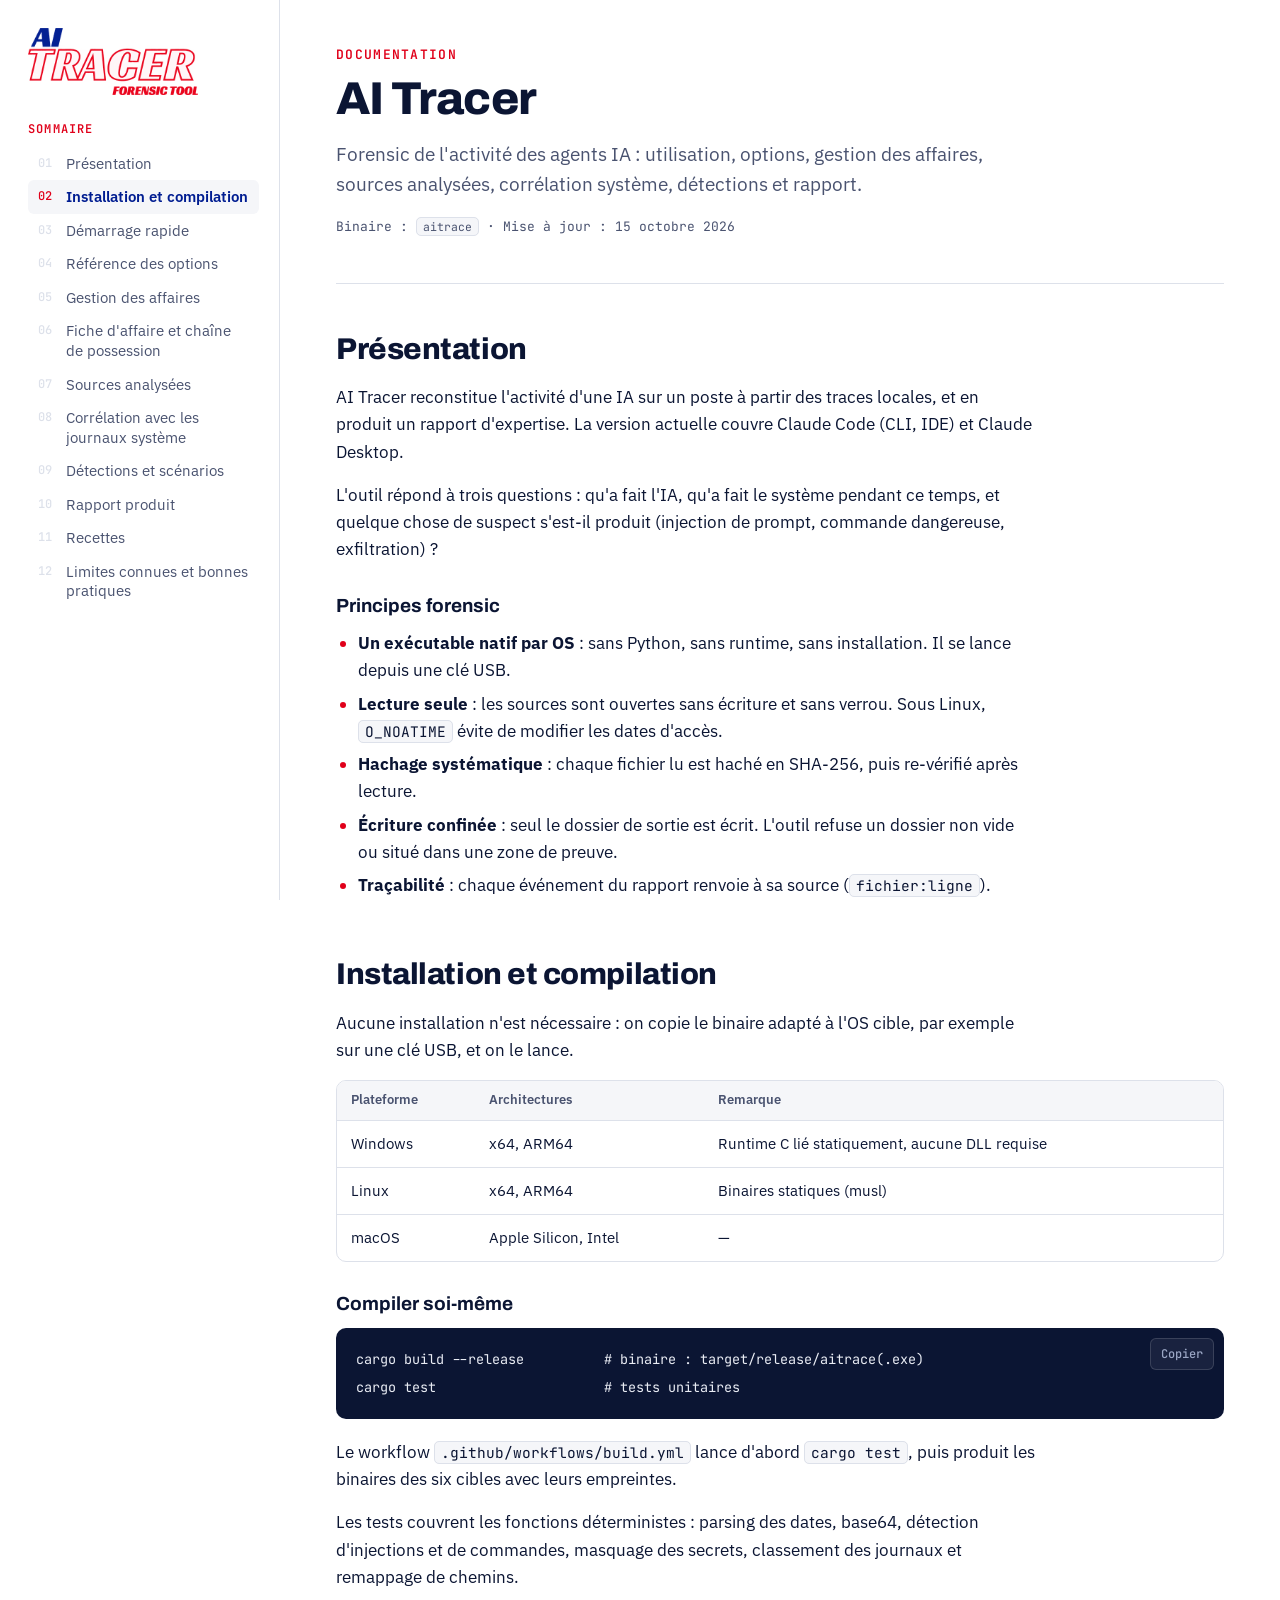
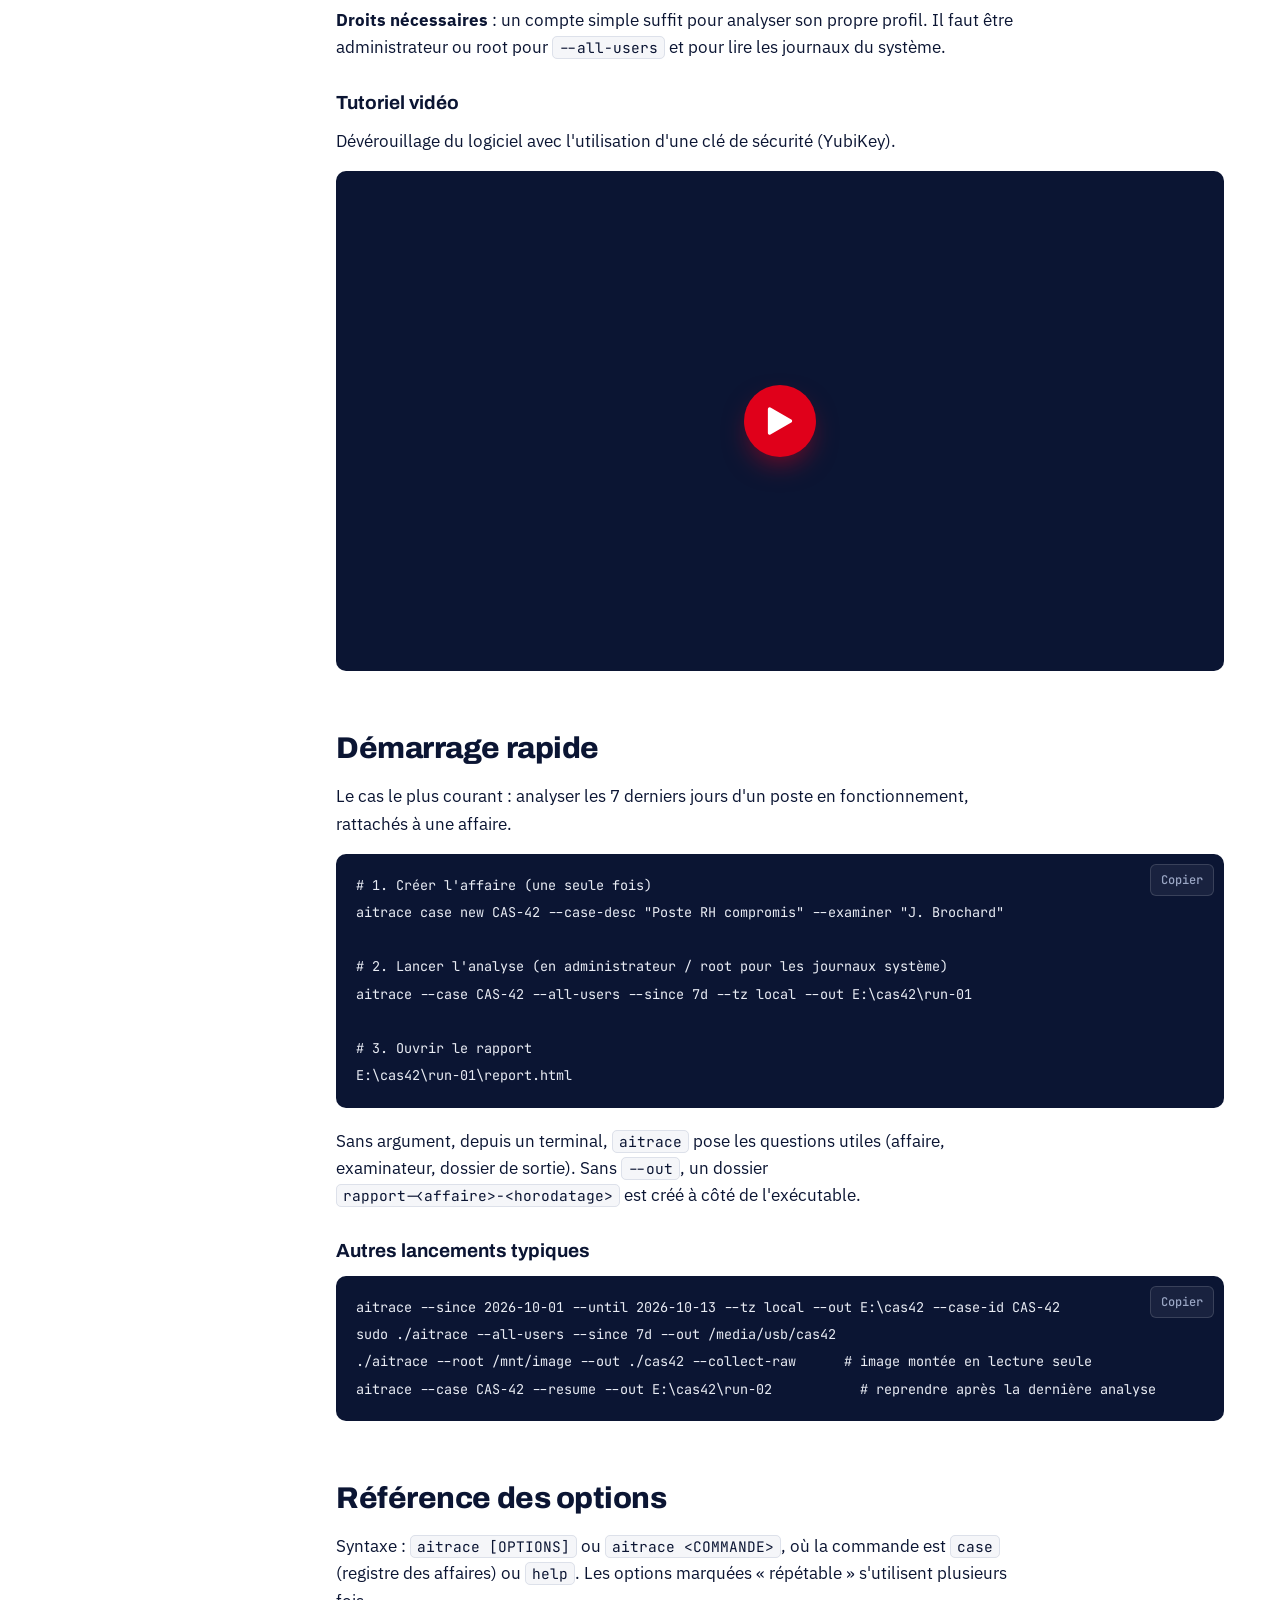
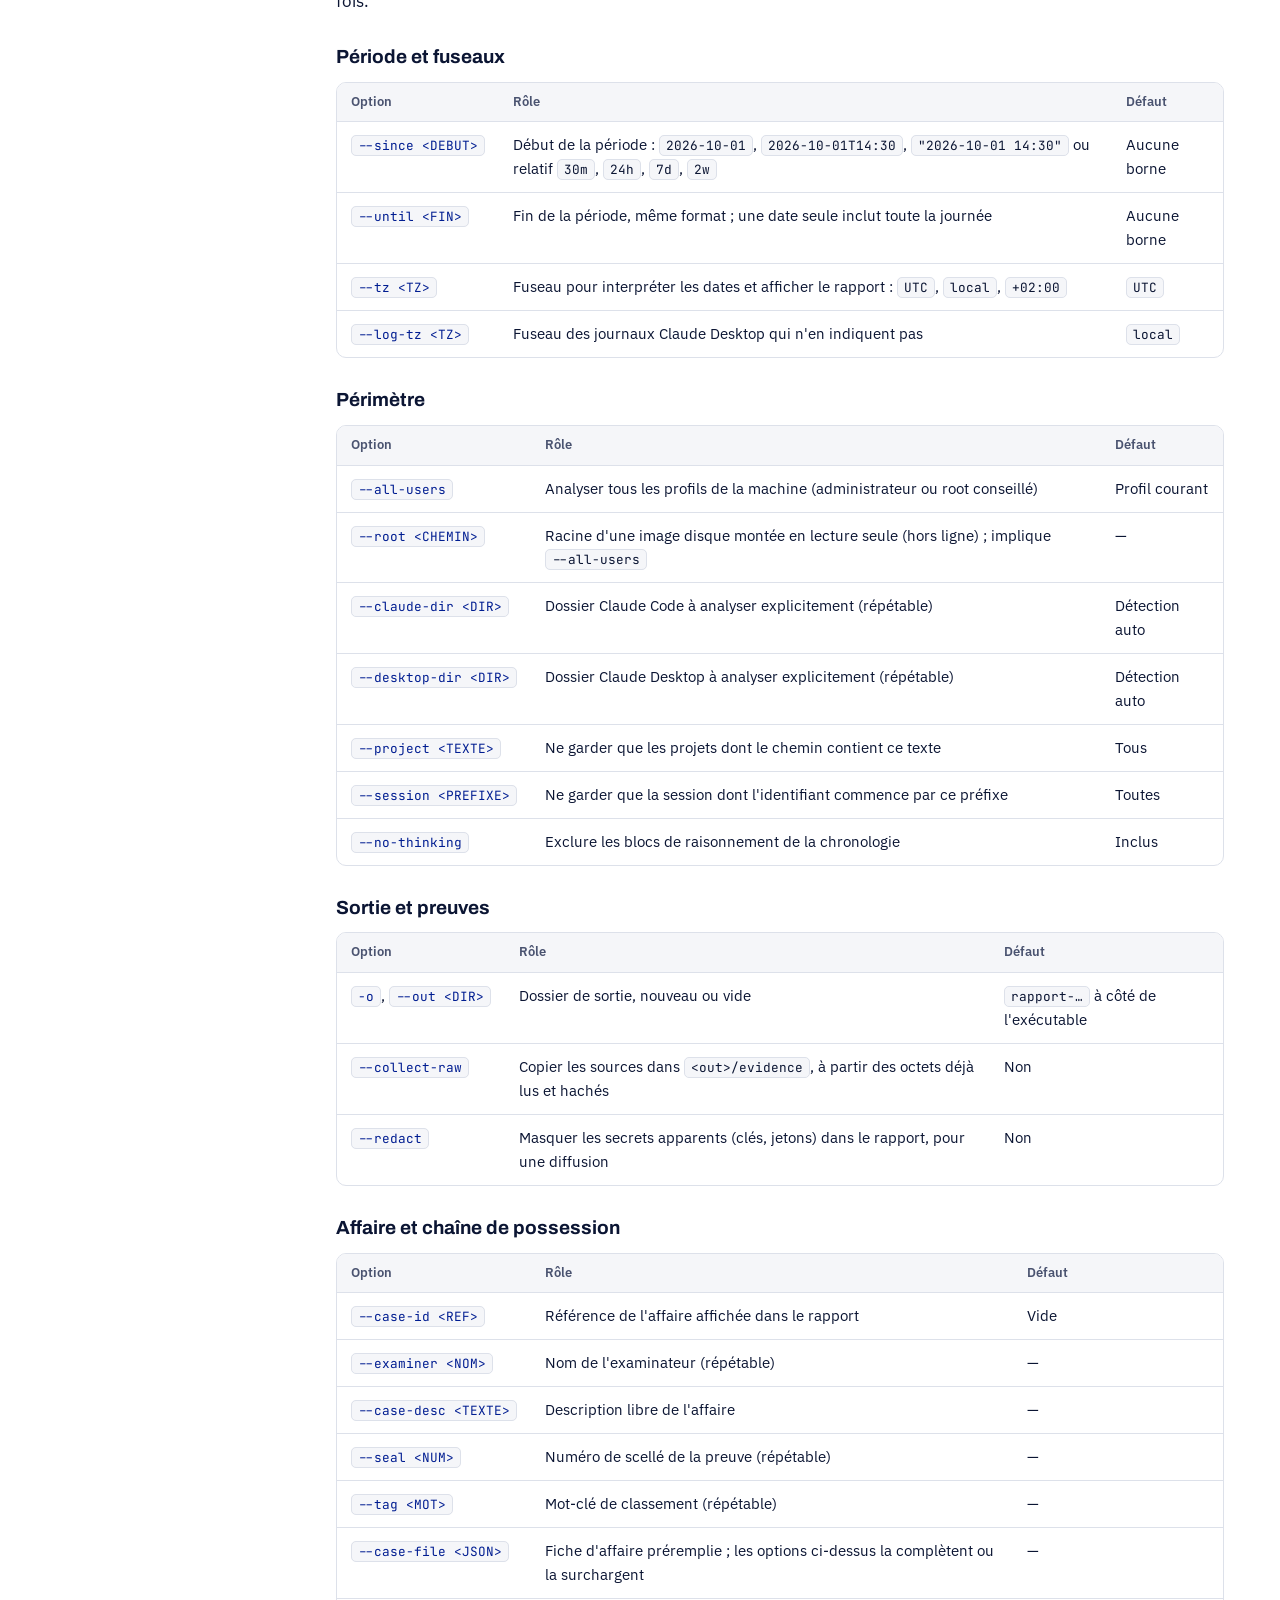
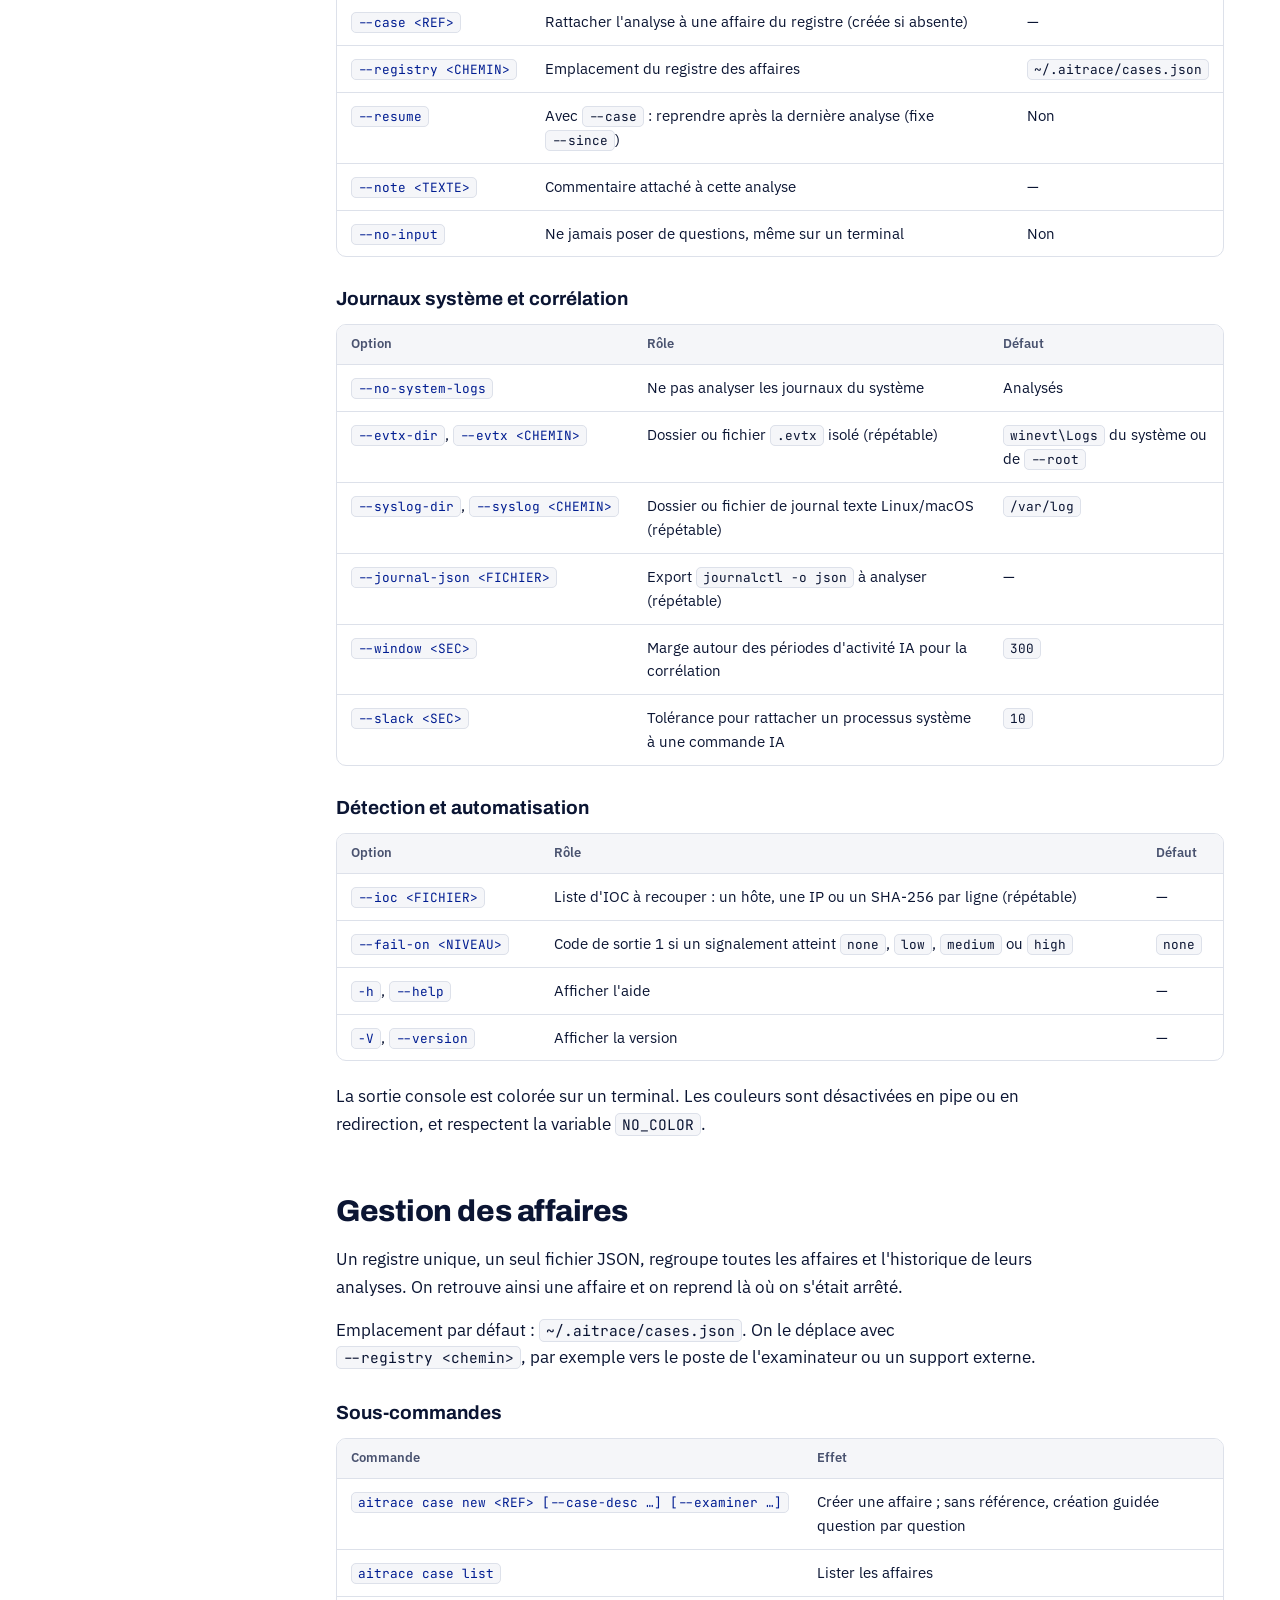
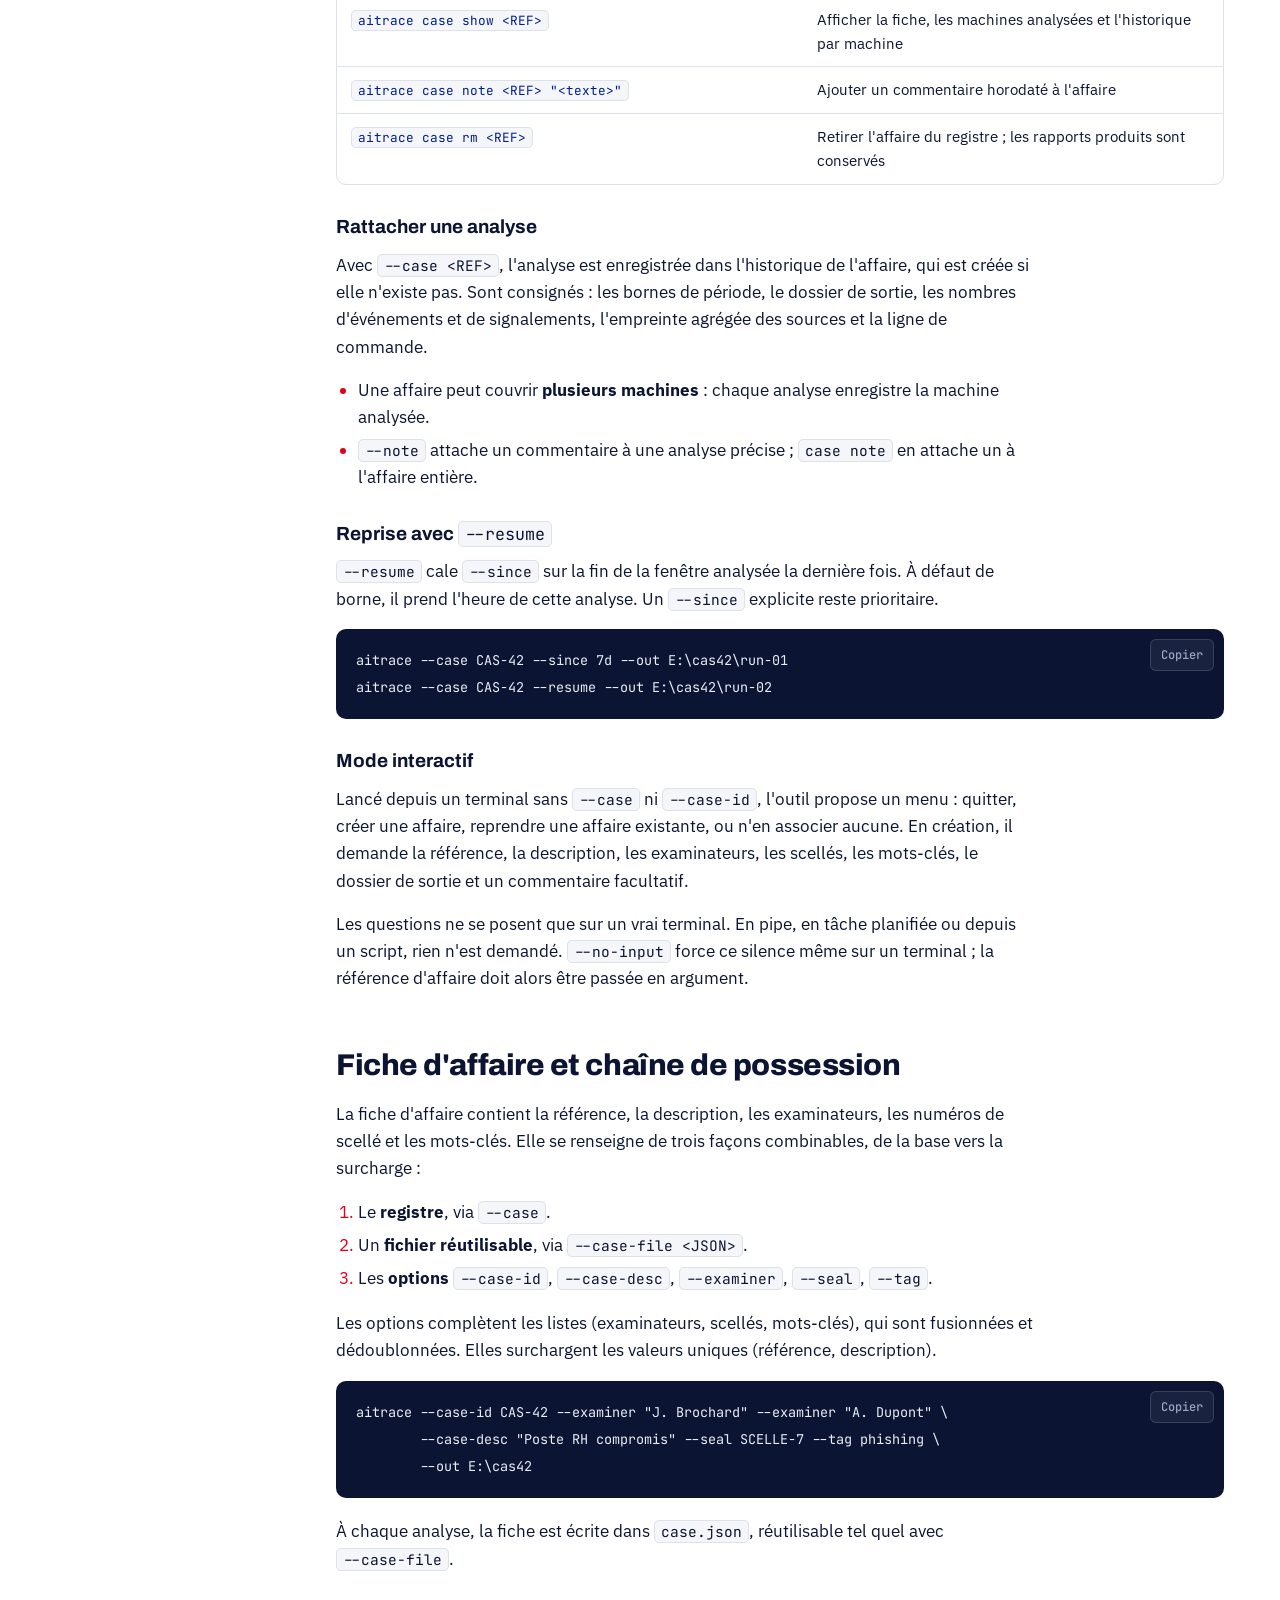
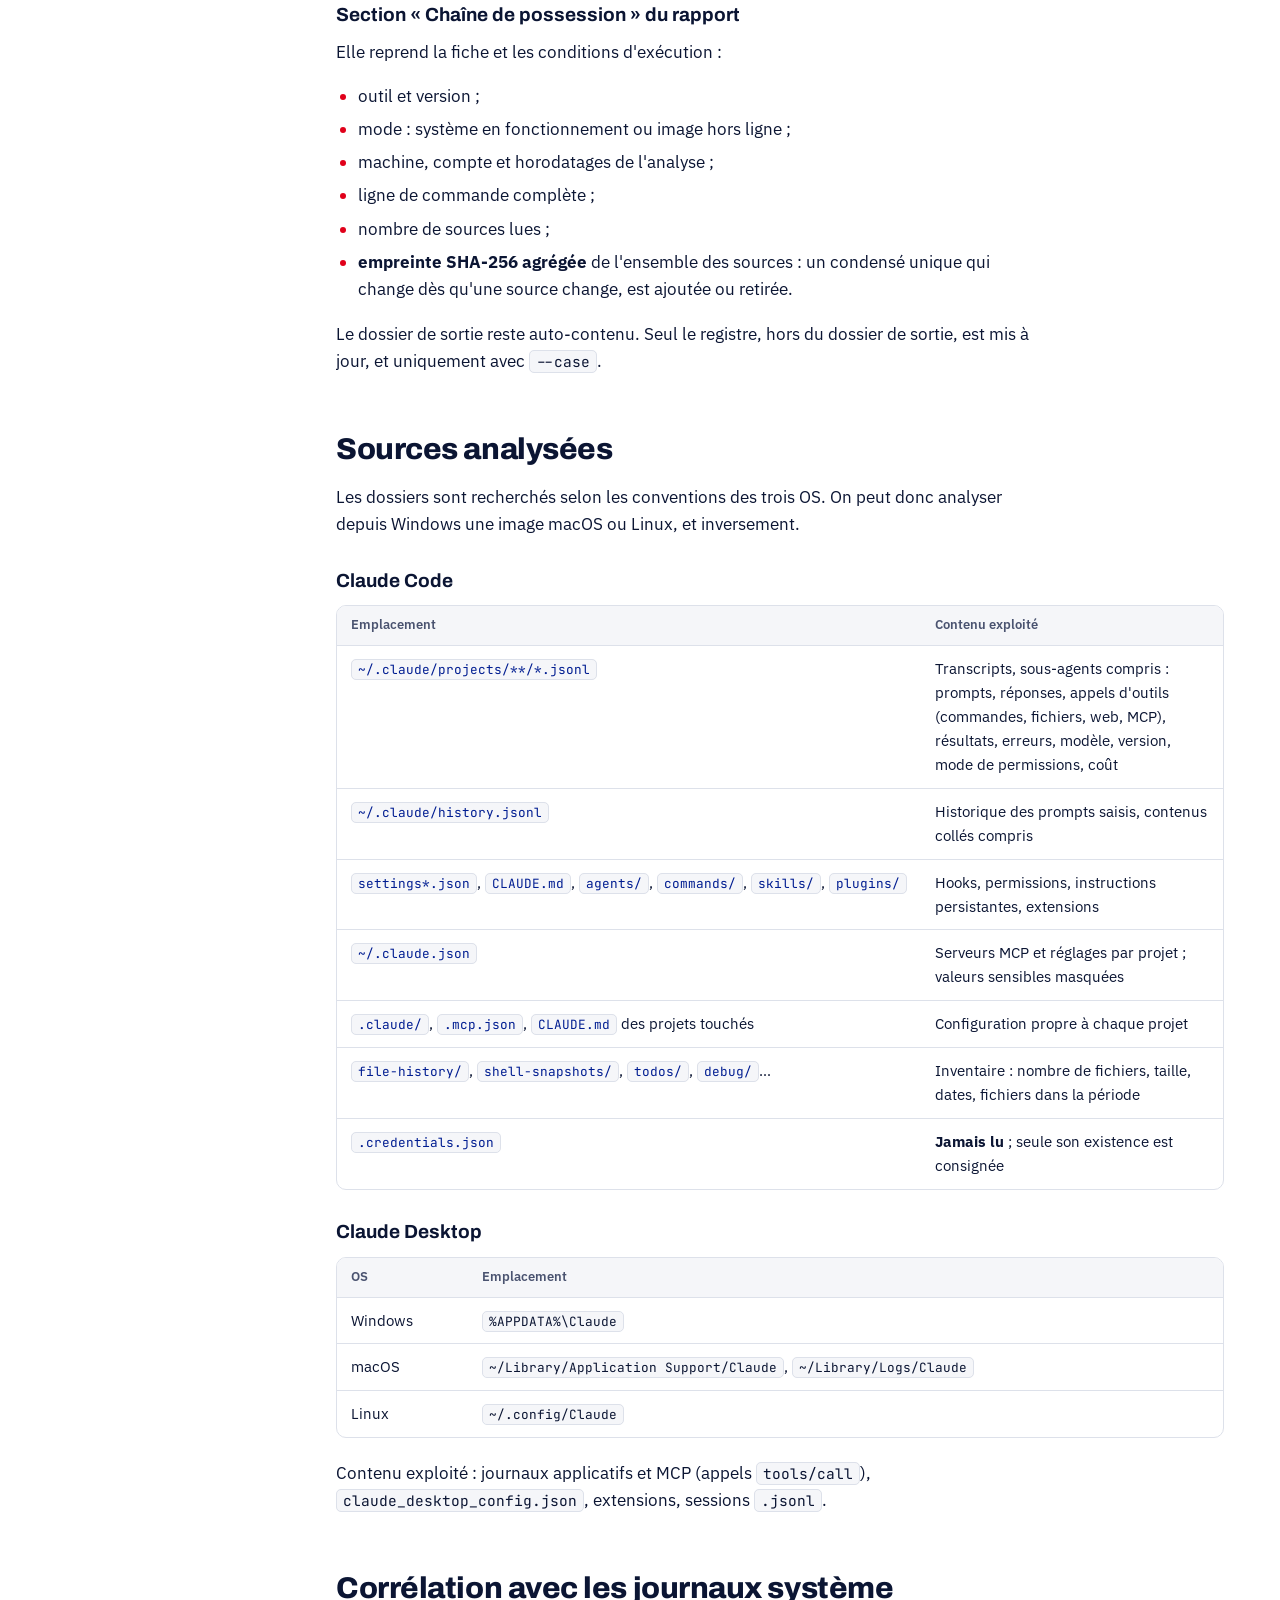
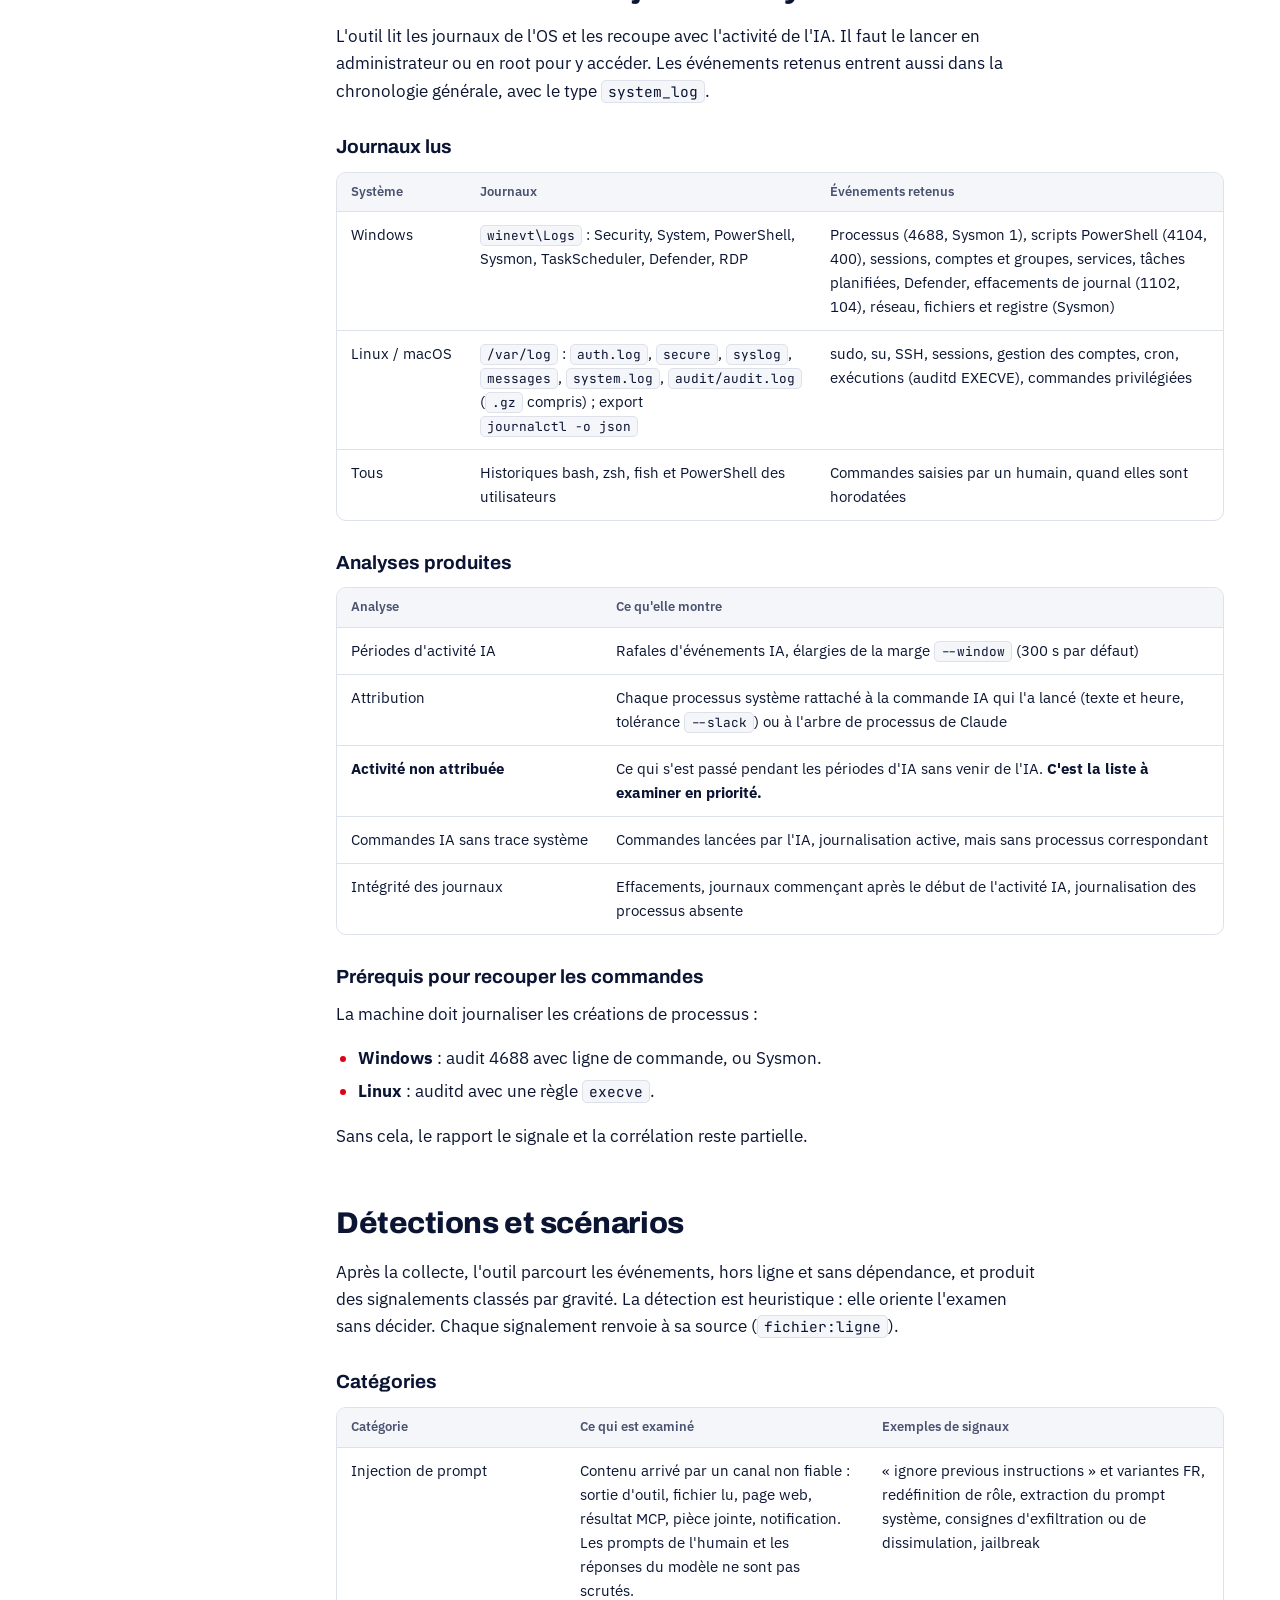
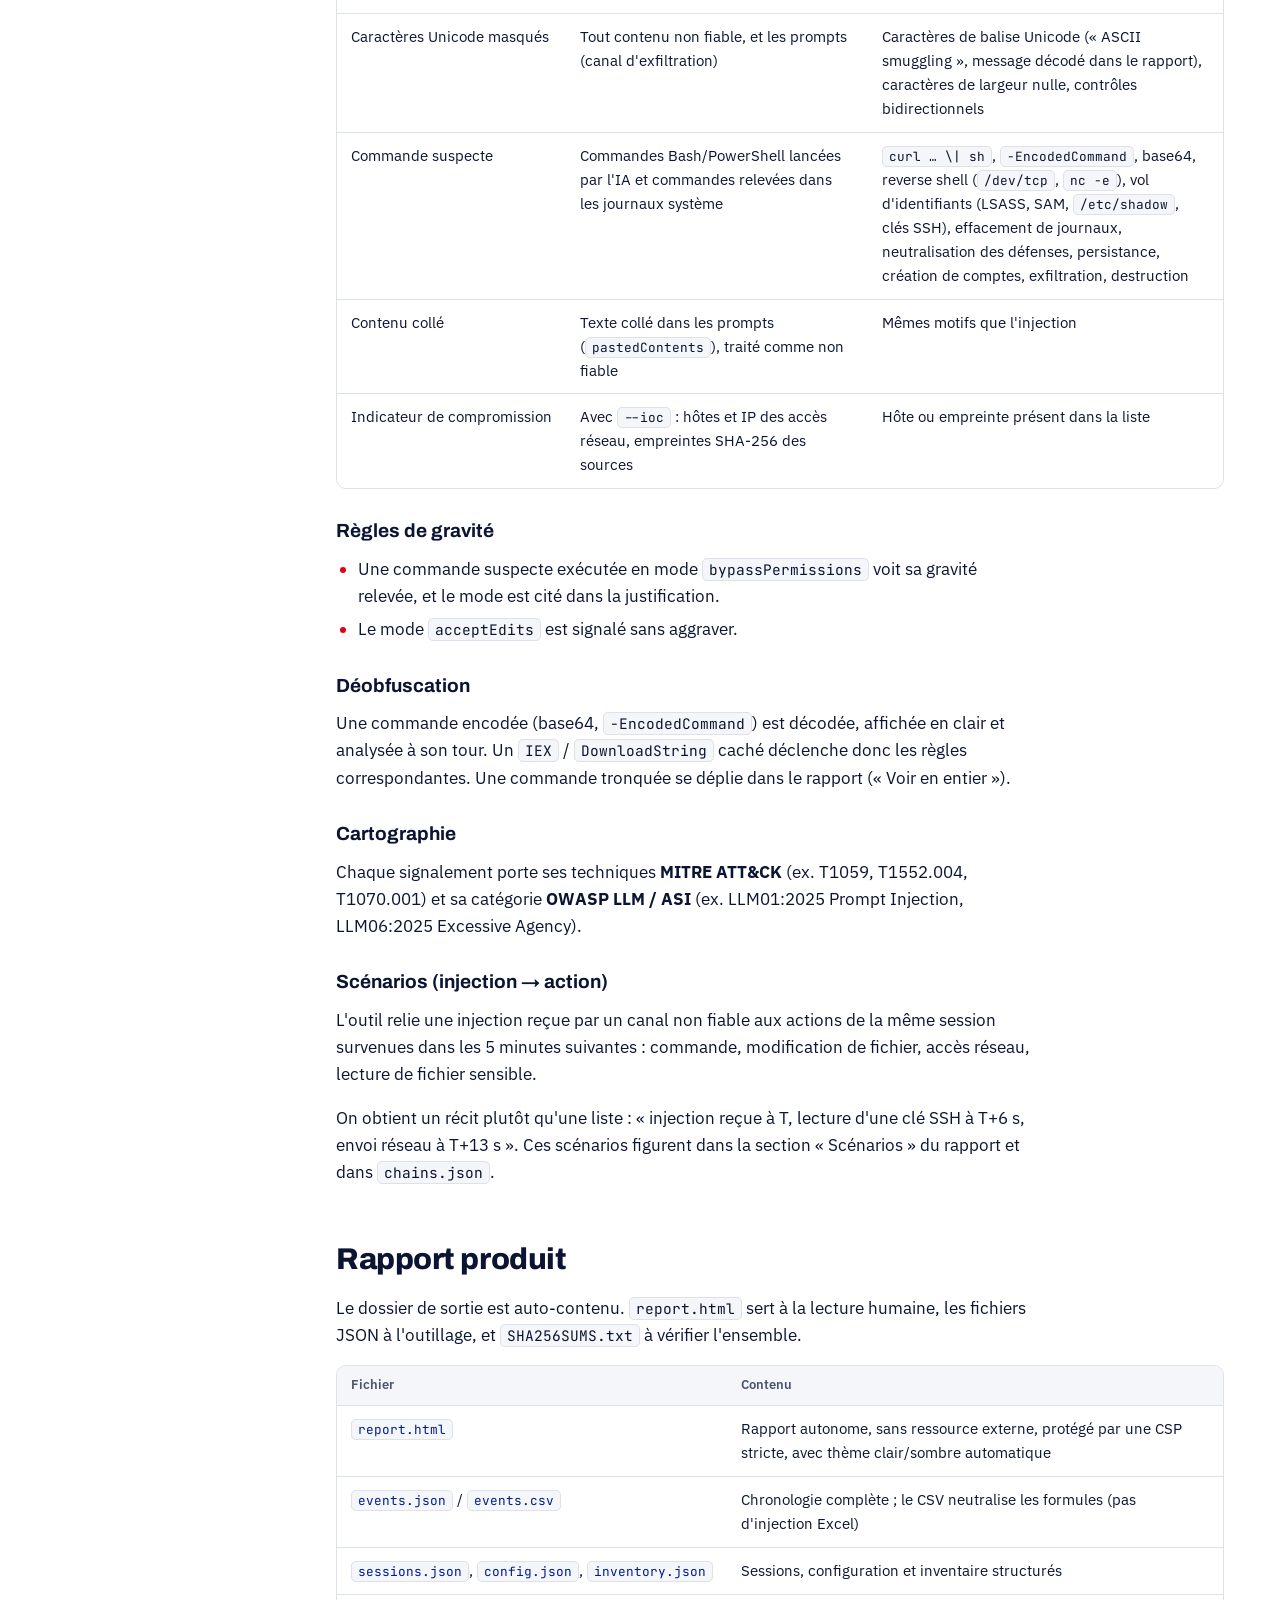
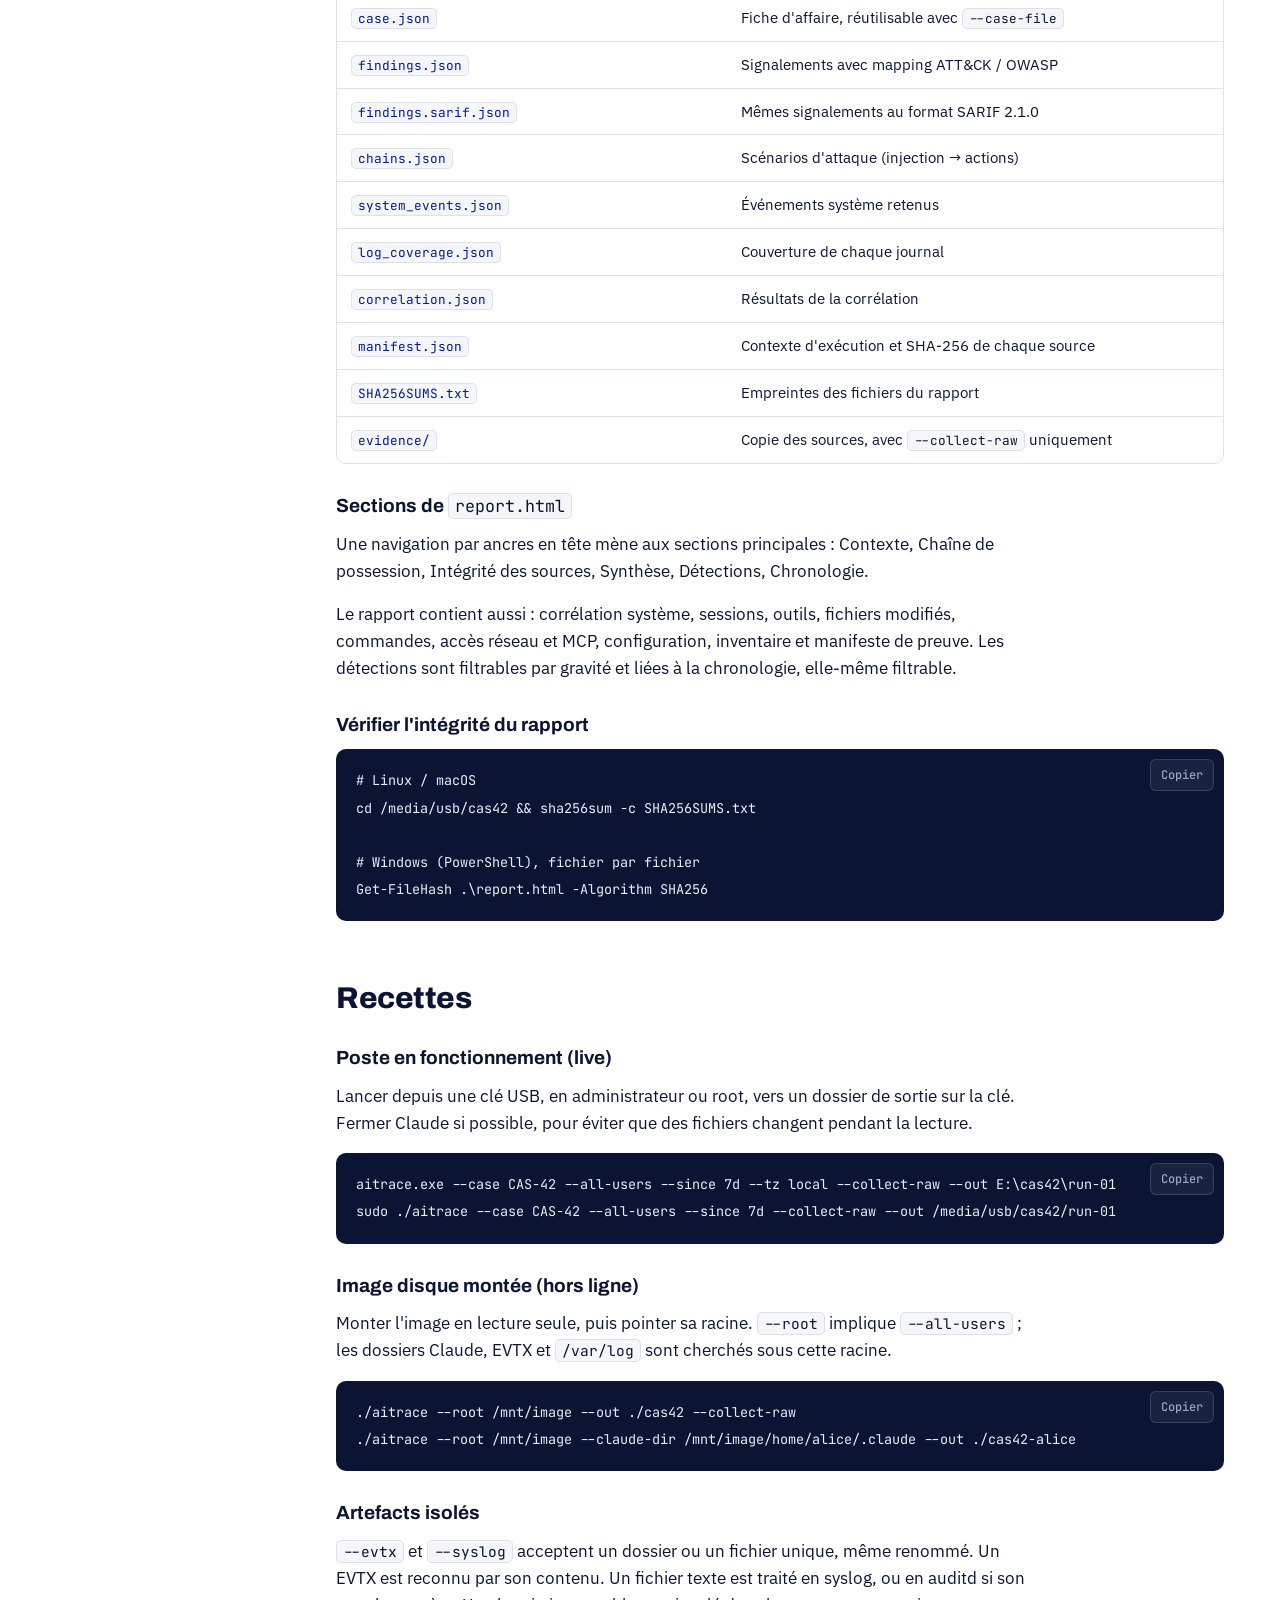
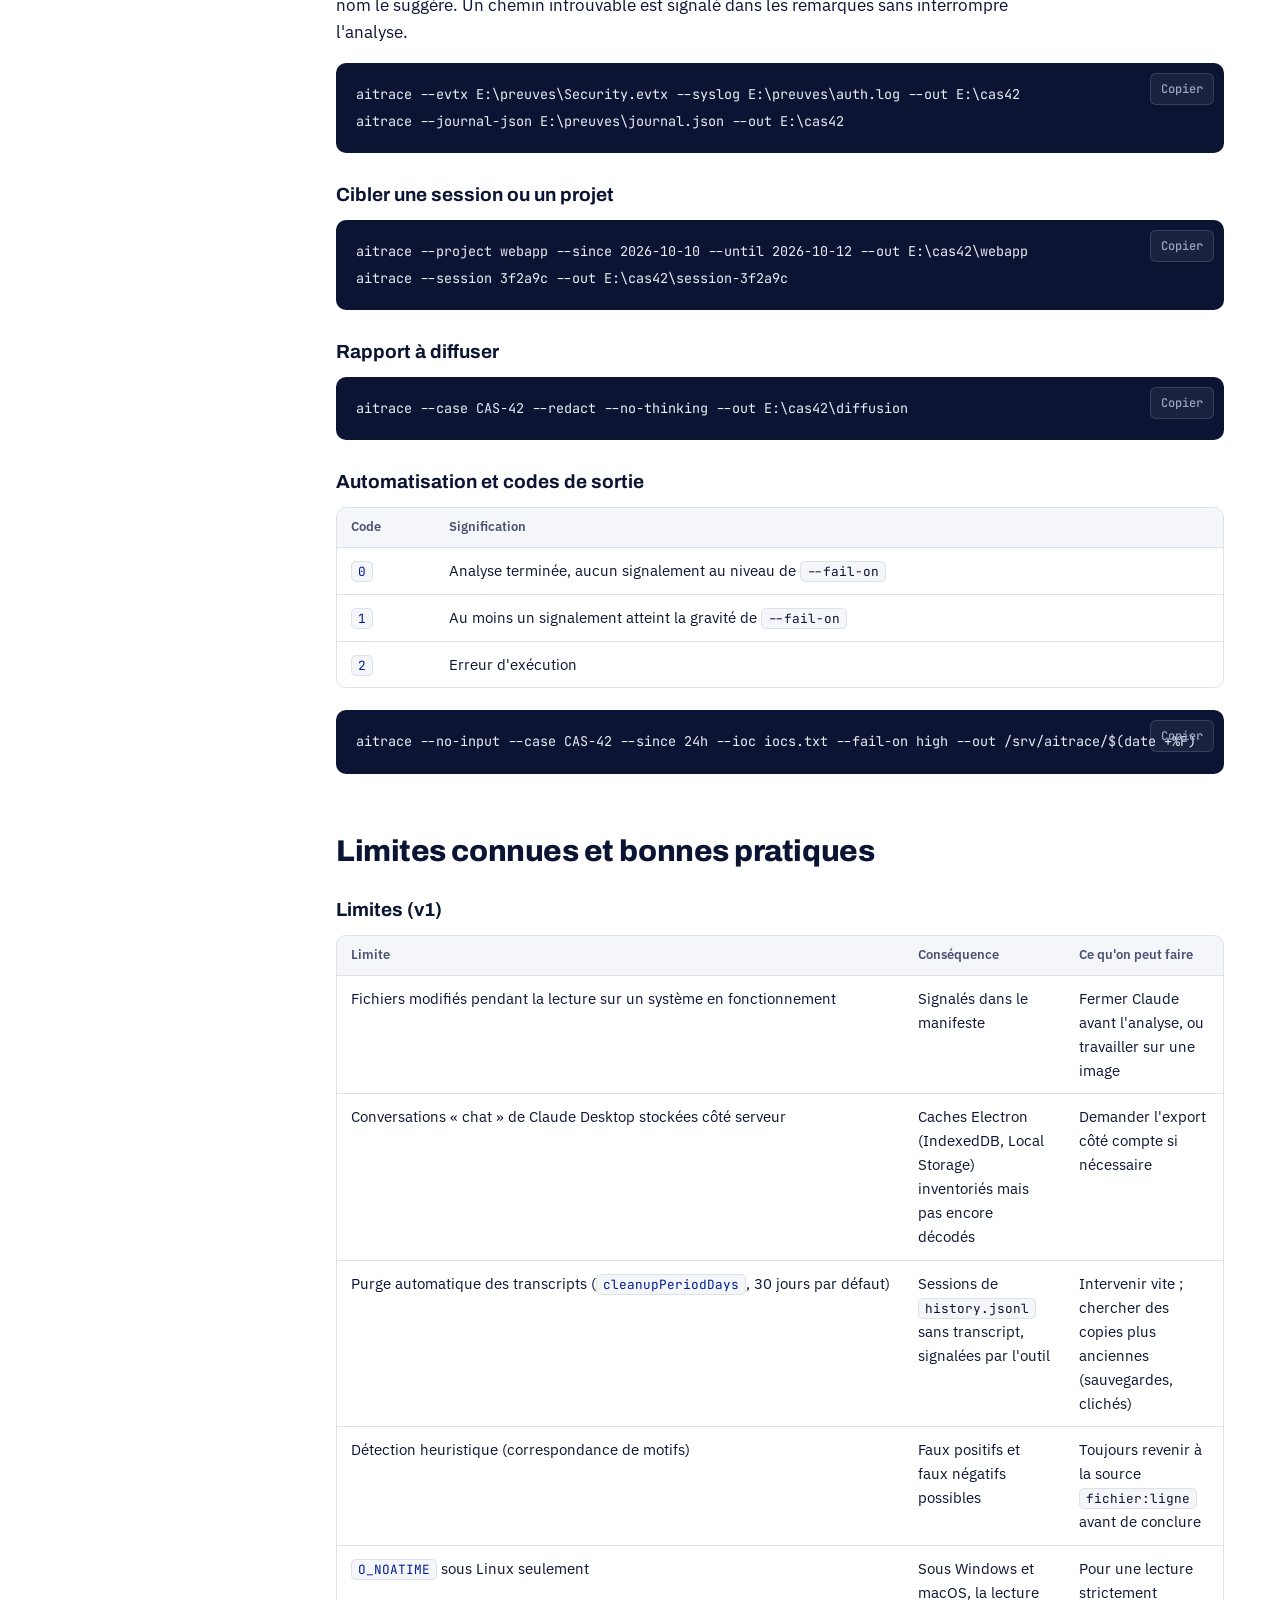
<file: documentation.html>
<!doctype html>
<html lang="fr">
<head>
<meta charset="utf-8">
<meta name="viewport" content="width=device-width, initial-scale=1">
<title>AI Tracer — Documentation</title>
<meta name="description" content="Documentation d'AI Tracer : utilisation, options, gestion des affaires, sources analysées, corrélation système, détections et rapport.">
<link rel="icon" type="image/png" href="media/logo.png">
<link rel="preconnect" href="https://fonts.googleapis.com">
<link rel="preconnect" href="https://fonts.gstatic.com" crossorigin>
<link href="https://fonts.googleapis.com/css2?family=Archivo:wght@600;700;800&family=IBM+Plex+Sans:ital,wght@0,400;0,500;0,600;1,400&family=JetBrains+Mono:wght@400;500&display=swap" rel="stylesheet">
<link rel="stylesheet" href="css/documentation.css">
</head>
<body>
<div class="layout">
<aside>
  <a class="brand" href="index.html"><img src="media/logo.png" alt="AI Tracer — Forensic Tool"></a>
  <button class="menu-btn" type="button" aria-expanded="false" aria-controls="toc">Sommaire</button>
  <nav id="toc" aria-label="Sommaire">
    <p class="toc-label">Sommaire</p>
    <ol>
<li><a href="#presentation">Présentation</a></li>
<li><a href="#installation-et-compilation">Installation et compilation</a></li>
<li><a href="#demarrage-rapide">Démarrage rapide</a></li>
<li><a href="#reference-des-options">Référence des options</a></li>
<li><a href="#gestion-des-affaires">Gestion des affaires</a></li>
<li><a href="#fiche-d-affaire-et-chaine-de-possession">Fiche d'affaire et chaîne de possession</a></li>
<li><a href="#sources-analysees">Sources analysées</a></li>
<li><a href="#correlation-avec-les-journaux-systeme">Corrélation avec les journaux système</a></li>
<li><a href="#detections-et-scenarios">Détections et scénarios</a></li>
<li><a href="#rapport-produit">Rapport produit</a></li>
<li><a href="#recettes">Recettes</a></li>
<li><a href="#limites-connues-et-bonnes-pratiques">Limites connues et bonnes pratiques</a></li>
    </ol>
  </nav>
</aside>
<main id="top">
  <header class="doc-head">
    <p class="eyebrow">Documentation</p>
    <h1>AI Tracer</h1>
    <p class="lead">Forensic de l'activité des agents IA : utilisation, options, gestion des affaires, sources analysées, corrélation système, détections et rapport.</p>
    <p class="meta">Binaire : <code>aitrace</code> · Mise à jour : 15 octobre 2026</p>
  </header>
<section><h2 id="presentation">Présentation</h2>
<p>AI Tracer reconstitue l'activité d'une IA sur un poste à partir des traces locales, et en produit un rapport d'expertise. La version actuelle couvre Claude Code (CLI, IDE) et Claude Desktop.</p>
<p>L'outil répond à trois questions : qu'a fait l'IA, qu'a fait le système pendant ce temps, et quelque chose de suspect s'est-il produit (injection de prompt, commande dangereuse, exfiltration) ?</p>
<h3>Principes forensic</h3>
<ul>
<li><strong>Un exécutable natif par OS</strong> : sans Python, sans runtime, sans installation. Il se lance depuis une clé USB.</li>
<li><strong>Lecture seule</strong> : les sources sont ouvertes sans écriture et sans verrou. Sous Linux, <code>O_NOATIME</code> évite de modifier les dates d'accès.</li>
<li><strong>Hachage systématique</strong> : chaque fichier lu est haché en SHA-256, puis re-vérifié après lecture.</li>
<li><strong>Écriture confinée</strong> : seul le dossier de sortie est écrit. L'outil refuse un dossier non vide ou situé dans une zone de preuve.</li>
<li><strong>Traçabilité</strong> : chaque événement du rapport renvoie à sa source (<code>fichier:ligne</code>).</li>
</ul>
</section><section><h2 id="installation-et-compilation">Installation et compilation</h2>
<p>Aucune installation n'est nécessaire : on copie le binaire adapté à l'OS cible, par exemple sur une clé USB, et on le lance.</p>
<div class="table-wrap"><table>
<thead>
<tr>
<th>Plateforme</th>
<th>Architectures</th>
<th>Remarque</th>
</tr>
</thead>
<tbody>
<tr>
<td>Windows</td>
<td>x64, ARM64</td>
<td>Runtime C lié statiquement, aucune DLL requise</td>
</tr>
<tr>
<td>Linux</td>
<td>x64, ARM64</td>
<td>Binaires statiques (musl)</td>
</tr>
<tr>
<td>macOS</td>
<td>Apple Silicon, Intel</td>
<td>—</td>
</tr>
</tbody>
</table></div>
<h3>Compiler soi-même</h3>
<div class="code"><button class="copy" type="button" aria-label="Copier le code">Copier</button><pre><code>cargo build --release          # binaire : target/release/aitrace(.exe)
cargo test                     # tests unitaires
</code></pre></div>
<p>Le workflow <code>.github/workflows/build.yml</code> lance d'abord <code>cargo test</code>, puis produit les binaires des six cibles avec leurs empreintes.</p>
<p>Les tests couvrent les fonctions déterministes : parsing des dates, base64, détection d'injections et de commandes, masquage des secrets, classement des journaux et remappage de chemins.</p>
<p><strong>Droits nécessaires</strong> : un compte simple suffit pour analyser son propre profil. Il faut être administrateur ou root pour <code>--all-users</code> et pour lire les journaux du système.</p>
<h3>Tutoriel vidéo</h3>
<p>Dévérouillage du logiciel avec l'utilisation d'une clé de sécurité (YubiKey).</p>
<div style="position: relative; border-radius: 10px; overflow: hidden; background: var(--code-bg); margin: 0 0 20px">
  <video id="tuto1" preload="metadata" style="width: 100%; aspect-ratio: 16 / 9; height: auto; display: block; background: var(--code-bg)">
    <source src="media/ai-tracer-tutoriel-1.mp4" type="video/mp4">
    Votre navigateur ne peut pas lire cette vidéo. <a href="media/ai-tracer-tutoriel-1.mp4">Télécharger le tutoriel</a>.
  </video>
  <button id="tuto1-play" type="button" aria-label="Lire le tutoriel" style="position: absolute; inset: 0; width: 100%; height: 100%; border: none; background: transparent; cursor: pointer; display: flex; align-items: center; justify-content: center; padding: 0">
    <span style="display: flex; align-items: center; justify-content: center; width: 72px; height: 72px; border-radius: 50%; background: var(--red); box-shadow: 0 12px 28px -8px rgba(224,0,26,0.6)">
      <svg width="26" height="30" viewBox="0 0 30 34" fill="none" aria-hidden="true"><path d="M28 15.27a2 2 0 0 1 0 3.46L4 32.6A2 2 0 0 1 1 30.87V3.13A2 2 0 0 1 4 1.4l24 13.87Z" fill="#FFFFFF"/></svg>
    </span>
  </button>
</div>
</section><section><h2 id="demarrage-rapide">Démarrage rapide</h2>
<p>Le cas le plus courant : analyser les 7 derniers jours d'un poste en fonctionnement, rattachés à une affaire.</p>
<div class="code"><button class="copy" type="button" aria-label="Copier le code">Copier</button><pre><code># 1. Créer l'affaire (une seule fois)
aitrace case new CAS-42 --case-desc &quot;Poste RH compromis&quot; --examiner &quot;J. Brochard&quot;

# 2. Lancer l'analyse (en administrateur / root pour les journaux système)
aitrace --case CAS-42 --all-users --since 7d --tz local --out E:\cas42\run-01

# 3. Ouvrir le rapport
E:\cas42\run-01\report.html
</code></pre></div>
<p>Sans argument, depuis un terminal, <code>aitrace</code> pose les questions utiles (affaire, examinateur, dossier de sortie). Sans <code>--out</code>, un dossier <code>rapport-&lt;affaire&gt;-&lt;horodatage&gt;</code> est créé à côté de l'exécutable.</p>
<h3>Autres lancements typiques</h3>
<div class="code"><button class="copy" type="button" aria-label="Copier le code">Copier</button><pre><code>aitrace --since 2026-10-01 --until 2026-10-13 --tz local --out E:\cas42 --case-id CAS-42
sudo ./aitrace --all-users --since 7d --out /media/usb/cas42
./aitrace --root /mnt/image --out ./cas42 --collect-raw      # image montée en lecture seule
aitrace --case CAS-42 --resume --out E:\cas42\run-02           # reprendre après la dernière analyse
</code></pre></div>
</section><section><h2 id="reference-des-options">Référence des options</h2>
<p>Syntaxe : <code>aitrace [OPTIONS]</code> ou <code>aitrace &lt;COMMANDE&gt;</code>, où la commande est <code>case</code> (registre des affaires) ou <code>help</code>. Les options marquées « répétable » s'utilisent plusieurs fois.</p>
<h3>Période et fuseaux</h3>
<div class="table-wrap"><table>
<thead>
<tr>
<th>Option</th>
<th>Rôle</th>
<th>Défaut</th>
</tr>
</thead>
<tbody>
<tr>
<td><code>--since &lt;DEBUT&gt;</code></td>
<td>Début de la période : <code>2026-10-01</code>, <code>2026-10-01T14:30</code>, <code>"2026-10-01 14:30"</code> ou relatif <code>30m</code>, <code>24h</code>, <code>7d</code>, <code>2w</code></td>
<td>Aucune borne</td>
</tr>
<tr>
<td><code>--until &lt;FIN&gt;</code></td>
<td>Fin de la période, même format ; une date seule inclut toute la journée</td>
<td>Aucune borne</td>
</tr>
<tr>
<td><code>--tz &lt;TZ&gt;</code></td>
<td>Fuseau pour interpréter les dates et afficher le rapport : <code>UTC</code>, <code>local</code>, <code>+02:00</code></td>
<td><code>UTC</code></td>
</tr>
<tr>
<td><code>--log-tz &lt;TZ&gt;</code></td>
<td>Fuseau des journaux Claude Desktop qui n'en indiquent pas</td>
<td><code>local</code></td>
</tr>
</tbody>
</table></div>
<h3>Périmètre</h3>
<div class="table-wrap"><table>
<thead>
<tr>
<th>Option</th>
<th>Rôle</th>
<th>Défaut</th>
</tr>
</thead>
<tbody>
<tr>
<td><code>--all-users</code></td>
<td>Analyser tous les profils de la machine (administrateur ou root conseillé)</td>
<td>Profil courant</td>
</tr>
<tr>
<td><code>--root &lt;CHEMIN&gt;</code></td>
<td>Racine d'une image disque montée en lecture seule (hors ligne) ; implique <code>--all-users</code></td>
<td>—</td>
</tr>
<tr>
<td><code>--claude-dir &lt;DIR&gt;</code></td>
<td>Dossier Claude Code à analyser explicitement (répétable)</td>
<td>Détection auto</td>
</tr>
<tr>
<td><code>--desktop-dir &lt;DIR&gt;</code></td>
<td>Dossier Claude Desktop à analyser explicitement (répétable)</td>
<td>Détection auto</td>
</tr>
<tr>
<td><code>--project &lt;TEXTE&gt;</code></td>
<td>Ne garder que les projets dont le chemin contient ce texte</td>
<td>Tous</td>
</tr>
<tr>
<td><code>--session &lt;PREFIXE&gt;</code></td>
<td>Ne garder que la session dont l'identifiant commence par ce préfixe</td>
<td>Toutes</td>
</tr>
<tr>
<td><code>--no-thinking</code></td>
<td>Exclure les blocs de raisonnement de la chronologie</td>
<td>Inclus</td>
</tr>
</tbody>
</table></div>
<h3>Sortie et preuves</h3>
<div class="table-wrap"><table>
<thead>
<tr>
<th>Option</th>
<th>Rôle</th>
<th>Défaut</th>
</tr>
</thead>
<tbody>
<tr>
<td><code>-o</code>, <code>--out &lt;DIR&gt;</code></td>
<td>Dossier de sortie, nouveau ou vide</td>
<td><code>rapport-…</code> à côté de l'exécutable</td>
</tr>
<tr>
<td><code>--collect-raw</code></td>
<td>Copier les sources dans <code>&lt;out&gt;/evidence</code>, à partir des octets déjà lus et hachés</td>
<td>Non</td>
</tr>
<tr>
<td><code>--redact</code></td>
<td>Masquer les secrets apparents (clés, jetons) dans le rapport, pour une diffusion</td>
<td>Non</td>
</tr>
</tbody>
</table></div>
<h3>Affaire et chaîne de possession</h3>
<div class="table-wrap"><table>
<thead>
<tr>
<th>Option</th>
<th>Rôle</th>
<th>Défaut</th>
</tr>
</thead>
<tbody>
<tr>
<td><code>--case-id &lt;REF&gt;</code></td>
<td>Référence de l'affaire affichée dans le rapport</td>
<td>Vide</td>
</tr>
<tr>
<td><code>--examiner &lt;NOM&gt;</code></td>
<td>Nom de l'examinateur (répétable)</td>
<td>—</td>
</tr>
<tr>
<td><code>--case-desc &lt;TEXTE&gt;</code></td>
<td>Description libre de l'affaire</td>
<td>—</td>
</tr>
<tr>
<td><code>--seal &lt;NUM&gt;</code></td>
<td>Numéro de scellé de la preuve (répétable)</td>
<td>—</td>
</tr>
<tr>
<td><code>--tag &lt;MOT&gt;</code></td>
<td>Mot-clé de classement (répétable)</td>
<td>—</td>
</tr>
<tr>
<td><code>--case-file &lt;JSON&gt;</code></td>
<td>Fiche d'affaire préremplie ; les options ci-dessus la complètent ou la surchargent</td>
<td>—</td>
</tr>
<tr>
<td><code>--case &lt;REF&gt;</code></td>
<td>Rattacher l'analyse à une affaire du registre (créée si absente)</td>
<td>—</td>
</tr>
<tr>
<td><code>--registry &lt;CHEMIN&gt;</code></td>
<td>Emplacement du registre des affaires</td>
<td><code>~/.aitrace/cases.json</code></td>
</tr>
<tr>
<td><code>--resume</code></td>
<td>Avec <code>--case</code> : reprendre après la dernière analyse (fixe <code>--since</code>)</td>
<td>Non</td>
</tr>
<tr>
<td><code>--note &lt;TEXTE&gt;</code></td>
<td>Commentaire attaché à cette analyse</td>
<td>—</td>
</tr>
<tr>
<td><code>--no-input</code></td>
<td>Ne jamais poser de questions, même sur un terminal</td>
<td>Non</td>
</tr>
</tbody>
</table></div>
<h3>Journaux système et corrélation</h3>
<div class="table-wrap"><table>
<thead>
<tr>
<th>Option</th>
<th>Rôle</th>
<th>Défaut</th>
</tr>
</thead>
<tbody>
<tr>
<td><code>--no-system-logs</code></td>
<td>Ne pas analyser les journaux du système</td>
<td>Analysés</td>
</tr>
<tr>
<td><code>--evtx-dir</code>, <code>--evtx &lt;CHEMIN&gt;</code></td>
<td>Dossier ou fichier <code>.evtx</code> isolé (répétable)</td>
<td><code>winevt\Logs</code> du système ou de <code>--root</code></td>
</tr>
<tr>
<td><code>--syslog-dir</code>, <code>--syslog &lt;CHEMIN&gt;</code></td>
<td>Dossier ou fichier de journal texte Linux/macOS (répétable)</td>
<td><code>/var/log</code></td>
</tr>
<tr>
<td><code>--journal-json &lt;FICHIER&gt;</code></td>
<td>Export <code>journalctl -o json</code> à analyser (répétable)</td>
<td>—</td>
</tr>
<tr>
<td><code>--window &lt;SEC&gt;</code></td>
<td>Marge autour des périodes d'activité IA pour la corrélation</td>
<td><code>300</code></td>
</tr>
<tr>
<td><code>--slack &lt;SEC&gt;</code></td>
<td>Tolérance pour rattacher un processus système à une commande IA</td>
<td><code>10</code></td>
</tr>
</tbody>
</table></div>
<h3>Détection et automatisation</h3>
<div class="table-wrap"><table>
<thead>
<tr>
<th>Option</th>
<th>Rôle</th>
<th>Défaut</th>
</tr>
</thead>
<tbody>
<tr>
<td><code>--ioc &lt;FICHIER&gt;</code></td>
<td>Liste d'IOC à recouper : un hôte, une IP ou un SHA-256 par ligne (répétable)</td>
<td>—</td>
</tr>
<tr>
<td><code>--fail-on &lt;NIVEAU&gt;</code></td>
<td>Code de sortie 1 si un signalement atteint <code>none</code>, <code>low</code>, <code>medium</code> ou <code>high</code></td>
<td><code>none</code></td>
</tr>
<tr>
<td><code>-h</code>, <code>--help</code></td>
<td>Afficher l'aide</td>
<td>—</td>
</tr>
<tr>
<td><code>-V</code>, <code>--version</code></td>
<td>Afficher la version</td>
<td>—</td>
</tr>
</tbody>
</table></div>
<p>La sortie console est colorée sur un terminal. Les couleurs sont désactivées en pipe ou en redirection, et respectent la variable <code>NO_COLOR</code>.</p>
</section><section><h2 id="gestion-des-affaires">Gestion des affaires</h2>
<p>Un registre unique, un seul fichier JSON, regroupe toutes les affaires et l'historique de leurs analyses. On retrouve ainsi une affaire et on reprend là où on s'était arrêté.</p>
<p>Emplacement par défaut : <code>~/.aitrace/cases.json</code>. On le déplace avec <code>--registry &lt;chemin&gt;</code>, par exemple vers le poste de l'examinateur ou un support externe.</p>
<h3>Sous-commandes</h3>
<div class="table-wrap"><table>
<thead>
<tr>
<th>Commande</th>
<th>Effet</th>
</tr>
</thead>
<tbody>
<tr>
<td><code>aitrace case new &lt;REF&gt; [--case-desc …] [--examiner …]</code></td>
<td>Créer une affaire ; sans référence, création guidée question par question</td>
</tr>
<tr>
<td><code>aitrace case list</code></td>
<td>Lister les affaires</td>
</tr>
<tr>
<td><code>aitrace case show &lt;REF&gt;</code></td>
<td>Afficher la fiche, les machines analysées et l'historique par machine</td>
</tr>
<tr>
<td><code>aitrace case note &lt;REF&gt; "&lt;texte&gt;"</code></td>
<td>Ajouter un commentaire horodaté à l'affaire</td>
</tr>
<tr>
<td><code>aitrace case rm &lt;REF&gt;</code></td>
<td>Retirer l'affaire du registre ; les rapports produits sont conservés</td>
</tr>
</tbody>
</table></div>
<h3>Rattacher une analyse</h3>
<p>Avec <code>--case &lt;REF&gt;</code>, l'analyse est enregistrée dans l'historique de l'affaire, qui est créée si elle n'existe pas. Sont consignés : les bornes de période, le dossier de sortie, les nombres d'événements et de signalements, l'empreinte agrégée des sources et la ligne de commande.</p>
<ul>
<li>Une affaire peut couvrir <strong>plusieurs machines</strong> : chaque analyse enregistre la machine analysée.</li>
<li><code>--note</code> attache un commentaire à une analyse précise ; <code>case note</code> en attache un à l'affaire entière.</li>
</ul>
<h3>Reprise avec <code>--resume</code></h3>
<p><code>--resume</code> cale <code>--since</code> sur la fin de la fenêtre analysée la dernière fois. À défaut de borne, il prend l'heure de cette analyse. Un <code>--since</code> explicite reste prioritaire.</p>
<div class="code"><button class="copy" type="button" aria-label="Copier le code">Copier</button><pre><code>aitrace --case CAS-42 --since 7d --out E:\cas42\run-01
aitrace --case CAS-42 --resume --out E:\cas42\run-02
</code></pre></div>
<h3>Mode interactif</h3>
<p>Lancé depuis un terminal sans <code>--case</code> ni <code>--case-id</code>, l'outil propose un menu : quitter, créer une affaire, reprendre une affaire existante, ou n'en associer aucune. En création, il demande la référence, la description, les examinateurs, les scellés, les mots-clés, le dossier de sortie et un commentaire facultatif.</p>
<p>Les questions ne se posent que sur un vrai terminal. En pipe, en tâche planifiée ou depuis un script, rien n'est demandé. <code>--no-input</code> force ce silence même sur un terminal ; la référence d'affaire doit alors être passée en argument.</p>
</section><section><h2 id="fiche-d-affaire-et-chaine-de-possession">Fiche d'affaire et chaîne de possession</h2>
<p>La fiche d'affaire contient la référence, la description, les examinateurs, les numéros de scellé et les mots-clés. Elle se renseigne de trois façons combinables, de la base vers la surcharge :</p>
<ol>
<li>Le <strong>registre</strong>, via <code>--case</code>.</li>
<li>Un <strong>fichier réutilisable</strong>, via <code>--case-file &lt;JSON&gt;</code>.</li>
<li>Les <strong>options</strong> <code>--case-id</code>, <code>--case-desc</code>, <code>--examiner</code>, <code>--seal</code>, <code>--tag</code>.</li>
</ol>
<p>Les options complètent les listes (examinateurs, scellés, mots-clés), qui sont fusionnées et dédoublonnées. Elles surchargent les valeurs uniques (référence, description).</p>
<div class="code"><button class="copy" type="button" aria-label="Copier le code">Copier</button><pre><code>aitrace --case-id CAS-42 --examiner &quot;J. Brochard&quot; --examiner &quot;A. Dupont&quot; \
        --case-desc &quot;Poste RH compromis&quot; --seal SCELLE-7 --tag phishing \
        --out E:\cas42
</code></pre></div>
<p>À chaque analyse, la fiche est écrite dans <code>case.json</code>, réutilisable tel quel avec <code>--case-file</code>.</p>
<h3>Section « Chaîne de possession » du rapport</h3>
<p>Elle reprend la fiche et les conditions d'exécution :</p>
<ul>
<li>outil et version ;</li>
<li>mode : système en fonctionnement ou image hors ligne ;</li>
<li>machine, compte et horodatages de l'analyse ;</li>
<li>ligne de commande complète ;</li>
<li>nombre de sources lues ;</li>
<li><strong>empreinte SHA-256 agrégée</strong> de l'ensemble des sources : un condensé unique qui change dès qu'une source change, est ajoutée ou retirée.</li>
</ul>
<p>Le dossier de sortie reste auto-contenu. Seul le registre, hors du dossier de sortie, est mis à jour, et uniquement avec <code>--case</code>.</p>
</section><section><h2 id="sources-analysees">Sources analysées</h2>
<p>Les dossiers sont recherchés selon les conventions des trois OS. On peut donc analyser depuis Windows une image macOS ou Linux, et inversement.</p>
<h3>Claude Code</h3>
<div class="table-wrap"><table>
<thead>
<tr>
<th>Emplacement</th>
<th>Contenu exploité</th>
</tr>
</thead>
<tbody>
<tr>
<td><code>~/.claude/projects/**/*.jsonl</code></td>
<td>Transcripts, sous-agents compris : prompts, réponses, appels d'outils (commandes, fichiers, web, MCP), résultats, erreurs, modèle, version, mode de permissions, coût</td>
</tr>
<tr>
<td><code>~/.claude/history.jsonl</code></td>
<td>Historique des prompts saisis, contenus collés compris</td>
</tr>
<tr>
<td><code>settings*.json</code>, <code>CLAUDE.md</code>, <code>agents/</code>, <code>commands/</code>, <code>skills/</code>, <code>plugins/</code></td>
<td>Hooks, permissions, instructions persistantes, extensions</td>
</tr>
<tr>
<td><code>~/.claude.json</code></td>
<td>Serveurs MCP et réglages par projet ; valeurs sensibles masquées</td>
</tr>
<tr>
<td><code>.claude/</code>, <code>.mcp.json</code>, <code>CLAUDE.md</code> des projets touchés</td>
<td>Configuration propre à chaque projet</td>
</tr>
<tr>
<td><code>file-history/</code>, <code>shell-snapshots/</code>, <code>todos/</code>, <code>debug/</code>…</td>
<td>Inventaire : nombre de fichiers, taille, dates, fichiers dans la période</td>
</tr>
<tr>
<td><code>.credentials.json</code></td>
<td><strong>Jamais lu</strong> ; seule son existence est consignée</td>
</tr>
</tbody>
</table></div>
<h3>Claude Desktop</h3>
<div class="table-wrap"><table>
<thead>
<tr>
<th>OS</th>
<th>Emplacement</th>
</tr>
</thead>
<tbody>
<tr>
<td>Windows</td>
<td><code>%APPDATA%\Claude</code></td>
</tr>
<tr>
<td>macOS</td>
<td><code>~/Library/Application Support/Claude</code>, <code>~/Library/Logs/Claude</code></td>
</tr>
<tr>
<td>Linux</td>
<td><code>~/.config/Claude</code></td>
</tr>
</tbody>
</table></div>
<p>Contenu exploité : journaux applicatifs et MCP (appels <code>tools/call</code>), <code>claude_desktop_config.json</code>, extensions, sessions <code>.jsonl</code>.</p>
</section><section><h2 id="correlation-avec-les-journaux-systeme">Corrélation avec les journaux système</h2>
<p>L'outil lit les journaux de l'OS et les recoupe avec l'activité de l'IA. Il faut le lancer en administrateur ou en root pour y accéder. Les événements retenus entrent aussi dans la chronologie générale, avec le type <code>system_log</code>.</p>
<h3>Journaux lus</h3>
<div class="table-wrap"><table>
<thead>
<tr>
<th>Système</th>
<th>Journaux</th>
<th>Événements retenus</th>
</tr>
</thead>
<tbody>
<tr>
<td>Windows</td>
<td><code>winevt\Logs</code> : Security, System, PowerShell, Sysmon, TaskScheduler, Defender, RDP</td>
<td>Processus (4688, Sysmon 1), scripts PowerShell (4104, 400), sessions, comptes et groupes, services, tâches planifiées, Defender, effacements de journal (1102, 104), réseau, fichiers et registre (Sysmon)</td>
</tr>
<tr>
<td>Linux / macOS</td>
<td><code>/var/log</code> : <code>auth.log</code>, <code>secure</code>, <code>syslog</code>, <code>messages</code>, <code>system.log</code>, <code>audit/audit.log</code> (<code>.gz</code> compris) ; export <code>journalctl -o json</code></td>
<td>sudo, su, SSH, sessions, gestion des comptes, cron, exécutions (auditd EXECVE), commandes privilégiées</td>
</tr>
<tr>
<td>Tous</td>
<td>Historiques bash, zsh, fish et PowerShell des utilisateurs</td>
<td>Commandes saisies par un humain, quand elles sont horodatées</td>
</tr>
</tbody>
</table></div>
<h3>Analyses produites</h3>
<div class="table-wrap"><table>
<thead>
<tr>
<th>Analyse</th>
<th>Ce qu'elle montre</th>
</tr>
</thead>
<tbody>
<tr>
<td>Périodes d'activité IA</td>
<td>Rafales d'événements IA, élargies de la marge <code>--window</code> (300 s par défaut)</td>
</tr>
<tr>
<td>Attribution</td>
<td>Chaque processus système rattaché à la commande IA qui l'a lancé (texte et heure, tolérance <code>--slack</code>) ou à l'arbre de processus de Claude</td>
</tr>
<tr>
<td><strong>Activité non attribuée</strong></td>
<td>Ce qui s'est passé pendant les périodes d'IA sans venir de l'IA. <strong>C'est la liste à examiner en priorité.</strong></td>
</tr>
<tr>
<td>Commandes IA sans trace système</td>
<td>Commandes lancées par l'IA, journalisation active, mais sans processus correspondant</td>
</tr>
<tr>
<td>Intégrité des journaux</td>
<td>Effacements, journaux commençant après le début de l'activité IA, journalisation des processus absente</td>
</tr>
</tbody>
</table></div>
<h3>Prérequis pour recouper les commandes</h3>
<p>La machine doit journaliser les créations de processus :</p>
<ul>
<li><strong>Windows</strong> : audit 4688 avec ligne de commande, ou Sysmon.</li>
<li><strong>Linux</strong> : auditd avec une règle <code>execve</code>.</li>
</ul>
<p>Sans cela, le rapport le signale et la corrélation reste partielle.</p>
</section><section><h2 id="detections-et-scenarios">Détections et scénarios</h2>
<p>Après la collecte, l'outil parcourt les événements, hors ligne et sans dépendance, et produit des signalements classés par gravité. La détection est heuristique : elle oriente l'examen sans décider. Chaque signalement renvoie à sa source (<code>fichier:ligne</code>).</p>
<h3>Catégories</h3>
<div class="table-wrap"><table>
<thead>
<tr>
<th>Catégorie</th>
<th>Ce qui est examiné</th>
<th>Exemples de signaux</th>
</tr>
</thead>
<tbody>
<tr>
<td>Injection de prompt</td>
<td>Contenu arrivé par un canal non fiable : sortie d'outil, fichier lu, page web, résultat MCP, pièce jointe, notification. Les prompts de l'humain et les réponses du modèle ne sont pas scrutés.</td>
<td>« ignore previous instructions » et variantes FR, redéfinition de rôle, extraction du prompt système, consignes d'exfiltration ou de dissimulation, jailbreak</td>
</tr>
<tr>
<td>Caractères Unicode masqués</td>
<td>Tout contenu non fiable, et les prompts (canal d'exfiltration)</td>
<td>Caractères de balise Unicode (« ASCII smuggling », message décodé dans le rapport), caractères de largeur nulle, contrôles bidirectionnels</td>
</tr>
<tr>
<td>Commande suspecte</td>
<td>Commandes Bash/PowerShell lancées par l'IA et commandes relevées dans les journaux système</td>
<td><code>curl … \| sh</code>, <code>-EncodedCommand</code>, base64, reverse shell (<code>/dev/tcp</code>, <code>nc -e</code>), vol d'identifiants (LSASS, SAM, <code>/etc/shadow</code>, clés SSH), effacement de journaux, neutralisation des défenses, persistance, création de comptes, exfiltration, destruction</td>
</tr>
<tr>
<td>Contenu collé</td>
<td>Texte collé dans les prompts (<code>pastedContents</code>), traité comme non fiable</td>
<td>Mêmes motifs que l'injection</td>
</tr>
<tr>
<td>Indicateur de compromission</td>
<td>Avec <code>--ioc</code> : hôtes et IP des accès réseau, empreintes SHA-256 des sources</td>
<td>Hôte ou empreinte présent dans la liste</td>
</tr>
</tbody>
</table></div>
<h3>Règles de gravité</h3>
<ul>
<li>Une commande suspecte exécutée en mode <code>bypassPermissions</code> voit sa gravité relevée, et le mode est cité dans la justification.</li>
<li>Le mode <code>acceptEdits</code> est signalé sans aggraver.</li>
</ul>
<h3>Déobfuscation</h3>
<p>Une commande encodée (base64, <code>-EncodedCommand</code>) est décodée, affichée en clair et analysée à son tour. Un <code>IEX</code> / <code>DownloadString</code> caché déclenche donc les règles correspondantes. Une commande tronquée se déplie dans le rapport (« Voir en entier »).</p>
<h3>Cartographie</h3>
<p>Chaque signalement porte ses techniques <strong>MITRE ATT&amp;CK</strong> (ex. T1059, T1552.004, T1070.001) et sa catégorie <strong>OWASP LLM / ASI</strong> (ex. LLM01:2025 Prompt Injection, LLM06:2025 Excessive Agency).</p>
<h3>Scénarios (injection → action)</h3>
<p>L'outil relie une injection reçue par un canal non fiable aux actions de la même session survenues dans les 5 minutes suivantes : commande, modification de fichier, accès réseau, lecture de fichier sensible.</p>
<p>On obtient un récit plutôt qu'une liste : « injection reçue à T, lecture d'une clé SSH à T+6 s, envoi réseau à T+13 s ». Ces scénarios figurent dans la section « Scénarios » du rapport et dans <code>chains.json</code>.</p>
</section><section><h2 id="rapport-produit">Rapport produit</h2>
<p>Le dossier de sortie est auto-contenu. <code>report.html</code> sert à la lecture humaine, les fichiers JSON à l'outillage, et <code>SHA256SUMS.txt</code> à vérifier l'ensemble.</p>
<div class="table-wrap"><table>
<thead>
<tr>
<th>Fichier</th>
<th>Contenu</th>
</tr>
</thead>
<tbody>
<tr>
<td><code>report.html</code></td>
<td>Rapport autonome, sans ressource externe, protégé par une CSP stricte, avec thème clair/sombre automatique</td>
</tr>
<tr>
<td><code>events.json</code> / <code>events.csv</code></td>
<td>Chronologie complète ; le CSV neutralise les formules (pas d'injection Excel)</td>
</tr>
<tr>
<td><code>sessions.json</code>, <code>config.json</code>, <code>inventory.json</code></td>
<td>Sessions, configuration et inventaire structurés</td>
</tr>
<tr>
<td><code>case.json</code></td>
<td>Fiche d'affaire, réutilisable avec <code>--case-file</code></td>
</tr>
<tr>
<td><code>findings.json</code></td>
<td>Signalements avec mapping ATT&amp;CK / OWASP</td>
</tr>
<tr>
<td><code>findings.sarif.json</code></td>
<td>Mêmes signalements au format SARIF 2.1.0</td>
</tr>
<tr>
<td><code>chains.json</code></td>
<td>Scénarios d'attaque (injection → actions)</td>
</tr>
<tr>
<td><code>system_events.json</code></td>
<td>Événements système retenus</td>
</tr>
<tr>
<td><code>log_coverage.json</code></td>
<td>Couverture de chaque journal</td>
</tr>
<tr>
<td><code>correlation.json</code></td>
<td>Résultats de la corrélation</td>
</tr>
<tr>
<td><code>manifest.json</code></td>
<td>Contexte d'exécution et SHA-256 de chaque source</td>
</tr>
<tr>
<td><code>SHA256SUMS.txt</code></td>
<td>Empreintes des fichiers du rapport</td>
</tr>
<tr>
<td><code>evidence/</code></td>
<td>Copie des sources, avec <code>--collect-raw</code> uniquement</td>
</tr>
</tbody>
</table></div>
<h3>Sections de <code>report.html</code></h3>
<p>Une navigation par ancres en tête mène aux sections principales : Contexte, Chaîne de possession, Intégrité des sources, Synthèse, Détections, Chronologie.</p>
<p>Le rapport contient aussi : corrélation système, sessions, outils, fichiers modifiés, commandes, accès réseau et MCP, configuration, inventaire et manifeste de preuve. Les détections sont filtrables par gravité et liées à la chronologie, elle-même filtrable.</p>
<h3>Vérifier l'intégrité du rapport</h3>
<div class="code"><button class="copy" type="button" aria-label="Copier le code">Copier</button><pre><code># Linux / macOS
cd /media/usb/cas42 &amp;&amp; sha256sum -c SHA256SUMS.txt

# Windows (PowerShell), fichier par fichier
Get-FileHash .\report.html -Algorithm SHA256
</code></pre></div>
</section><section><h2 id="recettes">Recettes</h2>
<h3>Poste en fonctionnement (live)</h3>
<p>Lancer depuis une clé USB, en administrateur ou root, vers un dossier de sortie sur la clé. Fermer Claude si possible, pour éviter que des fichiers changent pendant la lecture.</p>
<div class="code"><button class="copy" type="button" aria-label="Copier le code">Copier</button><pre><code>aitrace.exe --case CAS-42 --all-users --since 7d --tz local --collect-raw --out E:\cas42\run-01
sudo ./aitrace --case CAS-42 --all-users --since 7d --collect-raw --out /media/usb/cas42/run-01
</code></pre></div>
<h3>Image disque montée (hors ligne)</h3>
<p>Monter l'image en lecture seule, puis pointer sa racine. <code>--root</code> implique <code>--all-users</code> ; les dossiers Claude, EVTX et <code>/var/log</code> sont cherchés sous cette racine.</p>
<div class="code"><button class="copy" type="button" aria-label="Copier le code">Copier</button><pre><code>./aitrace --root /mnt/image --out ./cas42 --collect-raw
./aitrace --root /mnt/image --claude-dir /mnt/image/home/alice/.claude --out ./cas42-alice
</code></pre></div>
<h3>Artefacts isolés</h3>
<p><code>--evtx</code> et <code>--syslog</code> acceptent un dossier ou un fichier unique, même renommé. Un EVTX est reconnu par son contenu. Un fichier texte est traité en syslog, ou en auditd si son nom le suggère. Un chemin introuvable est signalé dans les remarques sans interrompre l'analyse.</p>
<div class="code"><button class="copy" type="button" aria-label="Copier le code">Copier</button><pre><code>aitrace --evtx E:\preuves\Security.evtx --syslog E:\preuves\auth.log --out E:\cas42
aitrace --journal-json E:\preuves\journal.json --out E:\cas42
</code></pre></div>
<h3>Cibler une session ou un projet</h3>
<div class="code"><button class="copy" type="button" aria-label="Copier le code">Copier</button><pre><code>aitrace --project webapp --since 2026-10-10 --until 2026-10-12 --out E:\cas42\webapp
aitrace --session 3f2a9c --out E:\cas42\session-3f2a9c
</code></pre></div>
<h3>Rapport à diffuser</h3>
<div class="code"><button class="copy" type="button" aria-label="Copier le code">Copier</button><pre><code>aitrace --case CAS-42 --redact --no-thinking --out E:\cas42\diffusion
</code></pre></div>
<h3>Automatisation et codes de sortie</h3>
<div class="table-wrap"><table>
<thead>
<tr>
<th>Code</th>
<th>Signification</th>
</tr>
</thead>
<tbody>
<tr>
<td><code>0</code></td>
<td>Analyse terminée, aucun signalement au niveau de <code>--fail-on</code></td>
</tr>
<tr>
<td><code>1</code></td>
<td>Au moins un signalement atteint la gravité de <code>--fail-on</code></td>
</tr>
<tr>
<td><code>2</code></td>
<td>Erreur d'exécution</td>
</tr>
</tbody>
</table></div>
<div class="code"><button class="copy" type="button" aria-label="Copier le code">Copier</button><pre><code>aitrace --no-input --case CAS-42 --since 24h --ioc iocs.txt --fail-on high --out /srv/aitrace/$(date +%F)
</code></pre></div>
</section><section><h2 id="limites-connues-et-bonnes-pratiques">Limites connues et bonnes pratiques</h2>
<h3>Limites (v1)</h3>
<div class="table-wrap"><table>
<thead>
<tr>
<th>Limite</th>
<th>Conséquence</th>
<th>Ce qu'on peut faire</th>
</tr>
</thead>
<tbody>
<tr>
<td>Fichiers modifiés pendant la lecture sur un système en fonctionnement</td>
<td>Signalés dans le manifeste</td>
<td>Fermer Claude avant l'analyse, ou travailler sur une image</td>
</tr>
<tr>
<td>Conversations « chat » de Claude Desktop stockées côté serveur</td>
<td>Caches Electron (IndexedDB, Local Storage) inventoriés mais pas encore décodés</td>
<td>Demander l'export côté compte si nécessaire</td>
</tr>
<tr>
<td>Purge automatique des transcripts (<code>cleanupPeriodDays</code>, 30 jours par défaut)</td>
<td>Sessions de <code>history.jsonl</code> sans transcript, signalées par l'outil</td>
<td>Intervenir vite ; chercher des copies plus anciennes (sauvegardes, clichés)</td>
</tr>
<tr>
<td>Détection heuristique (correspondance de motifs)</td>
<td>Faux positifs et faux négatifs possibles</td>
<td>Toujours revenir à la source <code>fichier:ligne</code> avant de conclure</td>
</tr>
<tr>
<td><code>O_NOATIME</code> sous Linux seulement</td>
<td>Sous Windows et macOS, la lecture peut mettre à jour l'atime (contenu inchangé, haché et revérifié)</td>
<td>Pour une lecture strictement inaltérée, analyser une image montée en lecture seule</td>
</tr>
<tr>
<td>Registre écrit de façon atomique, mais sans verrou</td>
<td>Deux exécutions simultanées sur le même registre peuvent se télescoper</td>
<td>Un seul examinateur à la fois par registre, surtout sur un support partagé</td>
</tr>
</tbody>
</table></div>
<h3>Bonnes pratiques</h3>
<ul>
<li>Préférer l'analyse d'une <strong>image montée en lecture seule</strong> dès que l'affaire peut aller au contentieux.</li>
<li>Lancer en <strong>administrateur / root</strong> pour obtenir la corrélation système.</li>
<li>Vérifier dans le rapport la section <strong>Intégrité des journaux</strong> avant d'interpréter l'absence d'une trace.</li>
<li>Utiliser <code>--tz local</code> pour un rapport lisible, et noter le fuseau retenu dans la fiche d'affaire.</li>
<li>Activer <code>--collect-raw</code> pour conserver les sources avec le rapport.</li>
<li>Diffuser uniquement des rapports produits avec <code>--redact</code>.</li>
<li>Archiver le dossier de sortie complet, avec <code>SHA256SUMS.txt</code> et <code>manifest.json</code>.</li>
</ul></section>
  <footer>© 2026 Joam Brochard De La Calle (RedKey) · Tous droits réservés · <a href="mentions-legales.html">Mentions légales</a> · <a href="confidentialite.html">Confidentialité</a></footer>
</main>
</div>
<script>
(function () {
  var tv = document.getElementById('tuto1'), tb = document.getElementById('tuto1-play');
  if (tv && tb) {
    tb.addEventListener('click', function () { tv.setAttribute('controls', ''); tb.remove(); tv.play(); });
  }
  document.querySelectorAll('.copy').forEach(function (btn) {
    btn.addEventListener('click', function () {
      var code = btn.parentElement.querySelector('code').innerText;
      var done = function (ok) { btn.textContent = ok ? 'Copié' : 'Sélectionné'; setTimeout(function () { btn.textContent = 'Copier'; }, 1500); };
      if (navigator.clipboard && navigator.clipboard.writeText) {
        navigator.clipboard.writeText(code).then(function () { done(true); }, function () { select(); done(false); });
      } else { select(); done(false); }
      function select() { var r = document.createRange(); r.selectNodeContents(btn.parentElement.querySelector('code')); var s = getSelection(); s.removeAllRanges(); s.addRange(r); }
    });
  });
  var menu = document.querySelector('.menu-btn'), nav = document.getElementById('toc');
  menu.addEventListener('click', function () {
    var open = nav.classList.toggle('open');
    menu.setAttribute('aria-expanded', open ? 'true' : 'false');
  });
  nav.addEventListener('click', function (e) { if (e.target.closest('a')) { nav.classList.remove('open'); menu.setAttribute('aria-expanded', 'false'); } });
  var links = {};
  nav.querySelectorAll('a').forEach(function (a) { links[a.getAttribute('href').slice(1)] = a; });
  if ('IntersectionObserver' in window) {
    var obs = new IntersectionObserver(function (entries) {
      entries.forEach(function (en) {
        if (en.isIntersecting) {
          Object.values(links).forEach(function (a) { a.classList.remove('active'); });
          var a = links[en.target.id]; if (a) a.classList.add('active');
        }
      });
    }, { rootMargin: '-10% 0px -80% 0px' });
    document.querySelectorAll('main h2[id]').forEach(function (h) { obs.observe(h); });
  }
})();
</script>
</body>
</html>
</file>
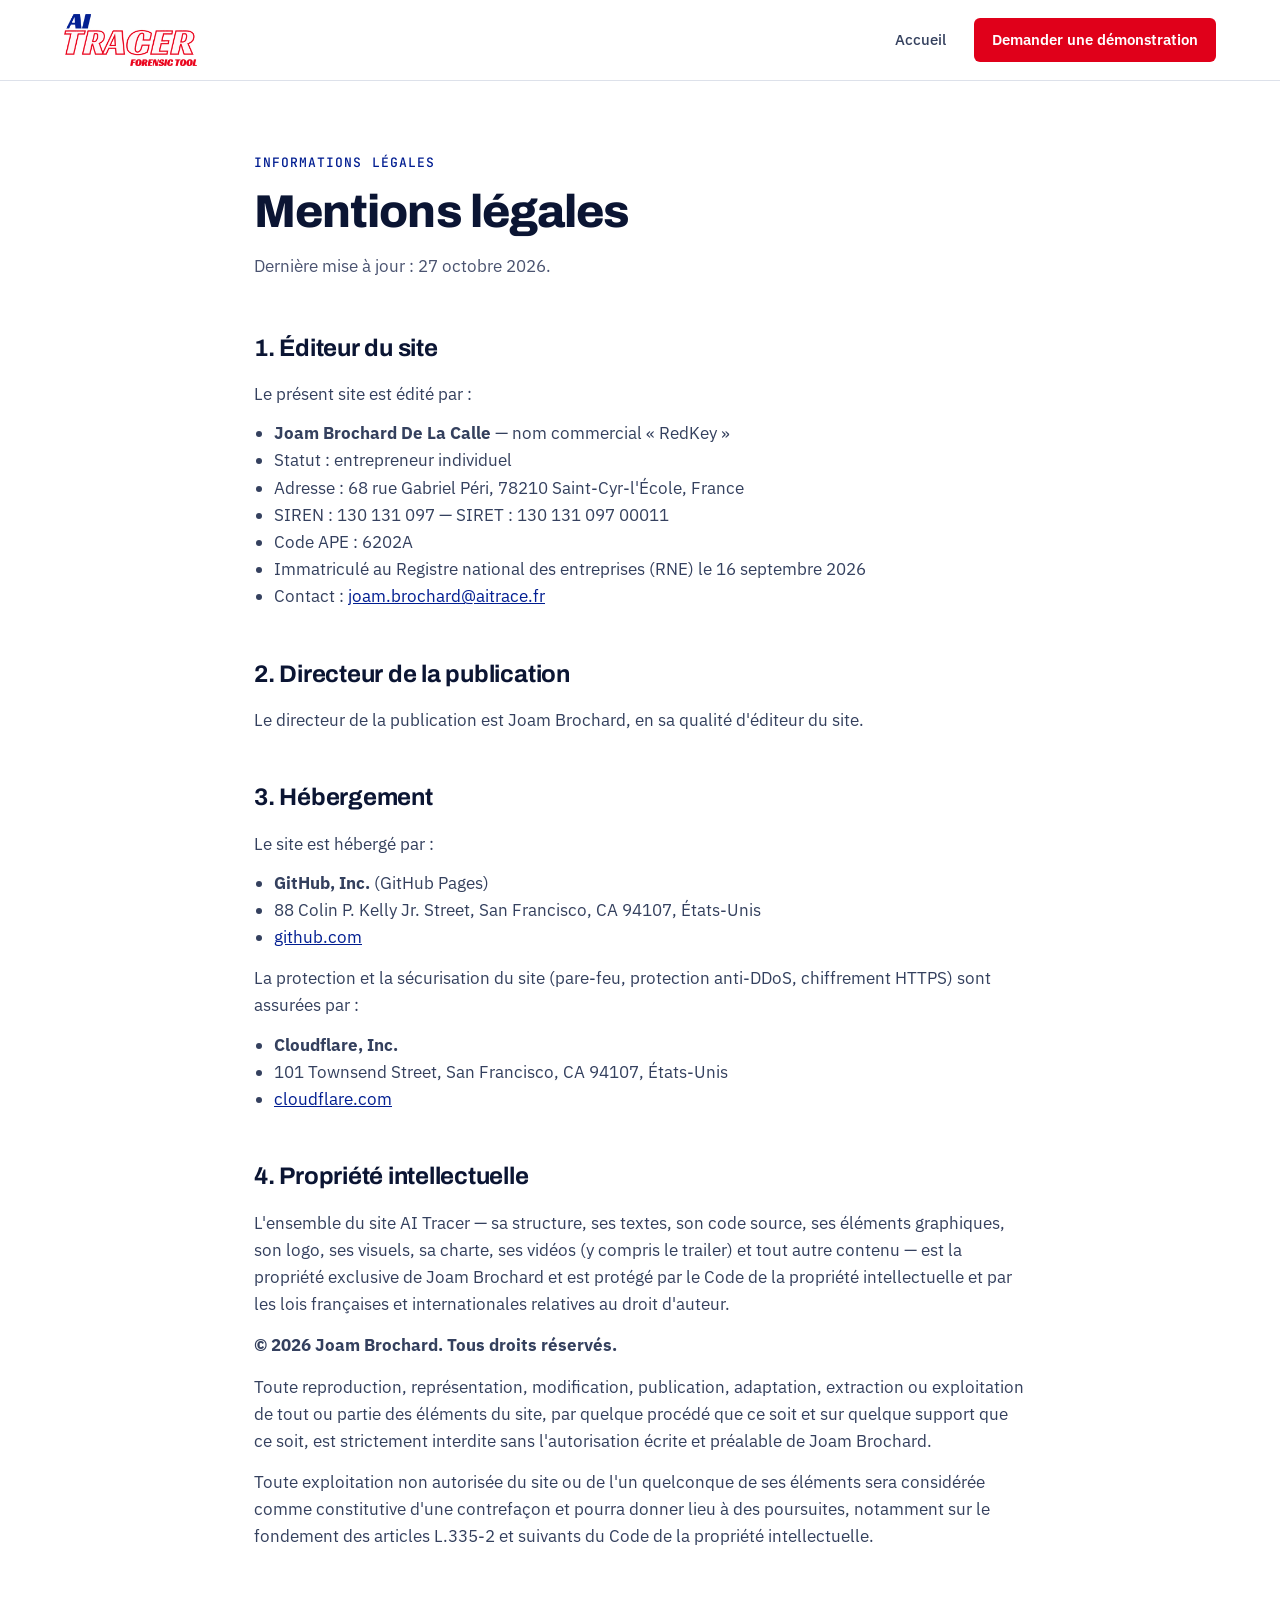
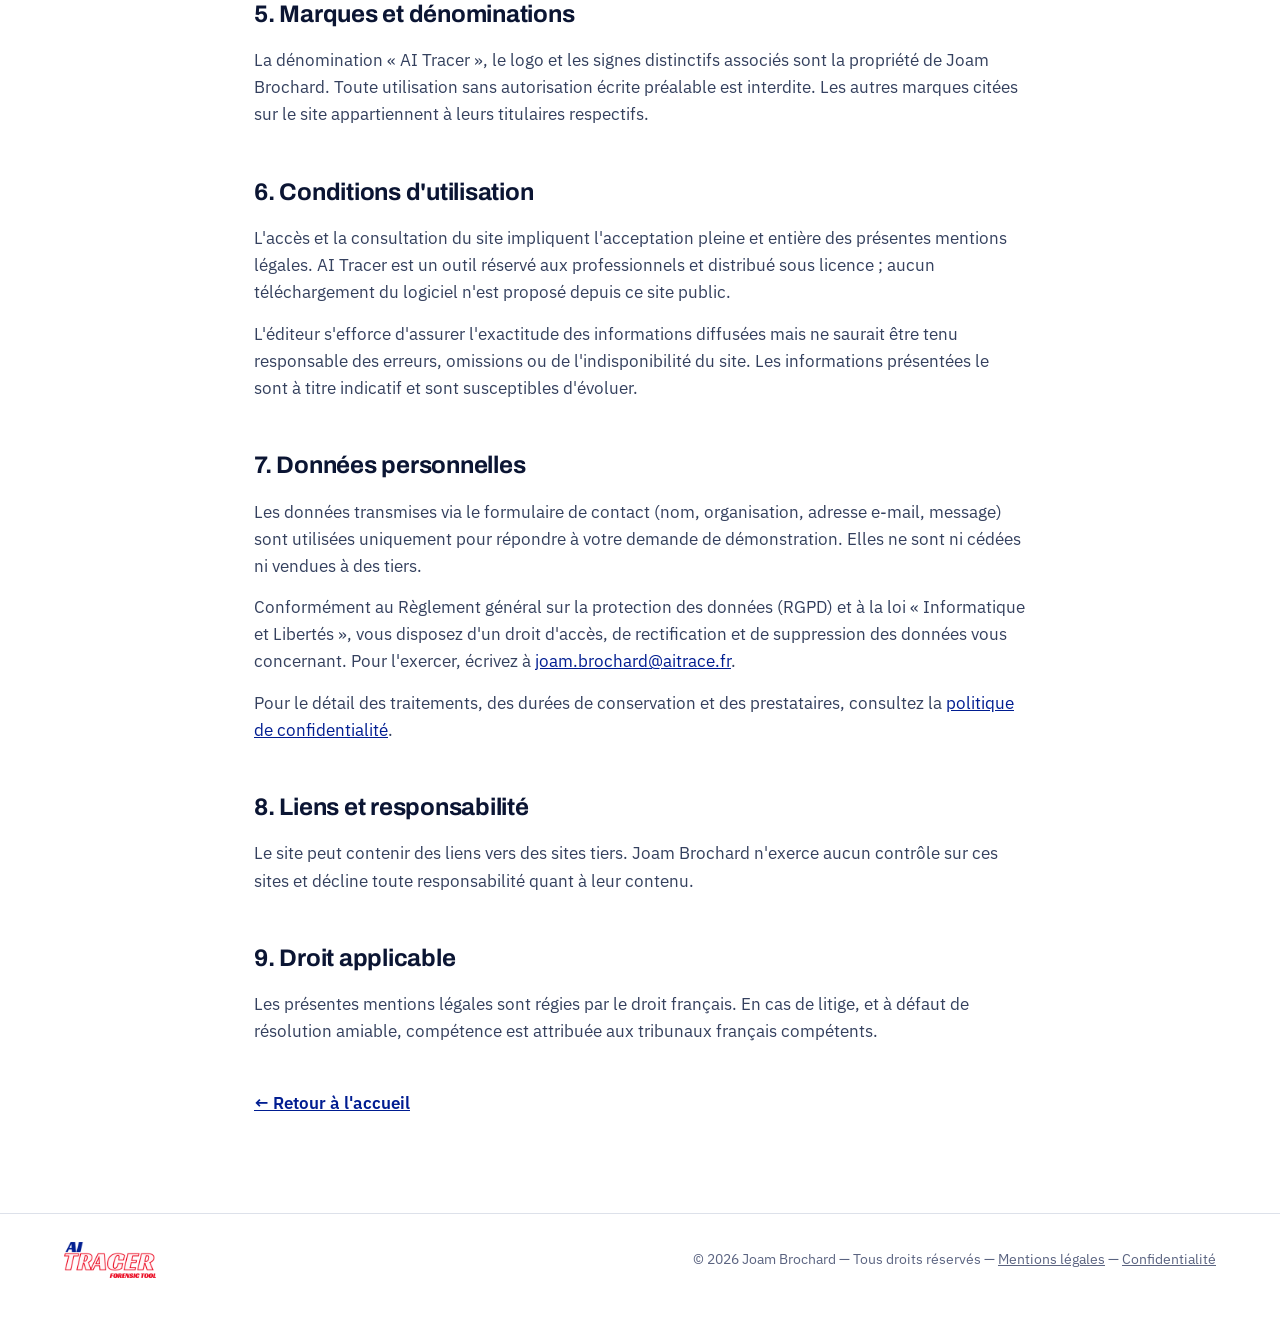
<file: mentions-legales.html>
<!doctype html>
<html lang="fr">
<head>
    <meta charset="utf-8">
    <meta name="viewport" content="width=device-width, initial-scale=1">
    <title>Mentions légales — AI Tracer</title>
    <meta name="description" content="Mentions légales, conditions d'utilisation et propriété intellectuelle du site AI Tracer.">
    <meta name="author" content="Joam Brochard">
    <meta name="copyright" content="© 2026 Joam Brochard. Tous droits réservés.">
    <meta name="robots" content="index, follow">
    <link rel="icon" type="image/png" href="media/logo.png">
    <link rel="preconnect" href="https://fonts.googleapis.com">
    <link rel="preconnect" href="https://fonts.gstatic.com" crossorigin>
    <link href="https://fonts.googleapis.com/css2?family=Archivo:wght@600;700;800&family=IBM+Plex+Sans:wght@400;500;600&family=JetBrains+Mono:wght@400;500&display=swap" rel="stylesheet">
    <link rel="stylesheet" href="css/base.css">
</head>
<body>
<div style="width: 100%; min-height: 100vh; background: #FFFFFF; color: #0B1533; font-family: 'IBM Plex Sans', sans-serif; font-size: 17px; line-height: 1.6">

    <header style="border-bottom: 1px solid #DDE1EA; background: #FFFFFF">
        <div style="max-width: 1200px; margin: 0 auto; padding: 14px 24px; display: flex; flex-wrap: wrap; align-items: center; justify-content: space-between; gap: 16px">
            <a href="index.html" style="display: flex; align-items: center; text-decoration: none">
                <img src="media/logo.png" alt="AI Tracer — Forensic Tool" style="height: 52px; width: auto; display: block">
            </a>
            <nav aria-label="Navigation principale" style="display: flex; flex-wrap: wrap; align-items: center; gap: 28px; font-size: 15px">
                <a href="index.html" style="color: #34405E; text-decoration: none; font-weight: 500">Accueil</a>
                <a href="index.html#contact" style="background: #E0001A; color: #FFFFFF; text-decoration: none; font-weight: 600; padding: 10px 18px; border-radius: 6px; min-height: 44px; box-sizing: border-box; display: inline-flex; align-items: center">Demander une démonstration</a>
            </nav>
        </div>
    </header>

    <main style="max-width: 820px; margin: 0 auto; padding: 72px 24px 96px">
        <p style="margin: 0 0 14px; font-family: 'JetBrains Mono', monospace; font-size: 13px; letter-spacing: 0.08em; text-transform: uppercase; color: #001D91; font-weight: 500">Informations légales</p>
        <h1 style="margin: 0 0 16px; font-family: 'Archivo', sans-serif; font-size: clamp(32px, 6vw, 46px); line-height: 1.08; font-weight: 800; letter-spacing: -0.02em">Mentions légales</h1>
        <p style="margin: 0 0 48px; color: #4A5370">Dernière mise à jour : 27 octobre 2026.</p>

        <section style="margin: 0 0 44px">
            <h2 style="margin: 0 0 14px; font-family: 'Archivo', sans-serif; font-weight: 700; font-size: 24px; letter-spacing: -0.01em">1. Éditeur du site</h2>
            <p style="margin: 0; color: #34405E">Le présent site est édité par :</p>
            <ul style="margin: 12px 0 0; padding-left: 20px; color: #34405E">
                <li><strong>Joam Brochard De La Calle</strong> — nom commercial « RedKey »</li>
                <li>Statut : entrepreneur individuel</li>
                <li>Adresse : 68 rue Gabriel Péri, 78210 Saint-Cyr-l'École, France</li>
                <li>SIREN : 130&nbsp;131&nbsp;097 — SIRET : 130&nbsp;131&nbsp;097&nbsp;00011</li>
                <li>Code APE : 6202A</li>
                <li>Immatriculé au Registre national des entreprises (RNE) le 16 septembre 2026</li>
                <li>Contact : <a href="mailto:joam.brochard@aitrace.fr">joam.brochard@aitrace.fr</a></li>
            </ul>
        </section>

        <section style="margin: 0 0 44px">
            <h2 style="margin: 0 0 14px; font-family: 'Archivo', sans-serif; font-weight: 700; font-size: 24px; letter-spacing: -0.01em">2. Directeur de la publication</h2>
            <p style="margin: 0; color: #34405E">Le directeur de la publication est Joam Brochard, en sa qualité d'éditeur du site.</p>
        </section>

        <section style="margin: 0 0 44px">
            <h2 style="margin: 0 0 14px; font-family: 'Archivo', sans-serif; font-weight: 700; font-size: 24px; letter-spacing: -0.01em">3. Hébergement</h2>
            <p style="margin: 0; color: #34405E">Le site est hébergé par :</p>
            <ul style="margin: 12px 0 0; padding-left: 20px; color: #34405E">
                <li><strong>GitHub, Inc.</strong> (GitHub Pages)</li>
                <li>88 Colin P. Kelly Jr. Street, San Francisco, CA 94107, États-Unis</li>
                <li><a href="https://github.com" rel="noopener">github.com</a></li>
            </ul>
            <p style="margin: 14px 0 0; color: #34405E">La protection et la sécurisation du site (pare-feu, protection anti-DDoS, chiffrement HTTPS) sont assurées par :</p>
            <ul style="margin: 12px 0 0; padding-left: 20px; color: #34405E">
                <li><strong>Cloudflare, Inc.</strong></li>
                <li>101 Townsend Street, San Francisco, CA 94107, États-Unis</li>
                <li><a href="https://www.cloudflare.com" rel="noopener">cloudflare.com</a></li>
            </ul>
        </section>

        <section style="margin: 0 0 44px">
            <h2 style="margin: 0 0 14px; font-family: 'Archivo', sans-serif; font-weight: 700; font-size: 24px; letter-spacing: -0.01em">4. Propriété intellectuelle</h2>
            <p style="margin: 0 0 14px; color: #34405E">L'ensemble du site AI Tracer — sa structure, ses textes, son code source, ses éléments graphiques, son logo, ses visuels, sa charte, ses vidéos (y compris le trailer) et tout autre contenu — est la propriété exclusive de Joam Brochard et est protégé par le Code de la propriété intellectuelle et par les lois françaises et internationales relatives au droit d'auteur.</p>
            <p style="margin: 0 0 14px; color: #34405E"><strong>© 2026 Joam Brochard. Tous droits réservés.</strong></p>
            <p style="margin: 0 0 14px; color: #34405E">Toute reproduction, représentation, modification, publication, adaptation, extraction ou exploitation de tout ou partie des éléments du site, par quelque procédé que ce soit et sur quelque support que ce soit, est strictement interdite sans l'autorisation écrite et préalable de Joam Brochard.</p>
            <p style="margin: 0; color: #34405E">Toute exploitation non autorisée du site ou de l'un quelconque de ses éléments sera considérée comme constitutive d'une contrefaçon et pourra donner lieu à des poursuites, notamment sur le fondement des articles L.335-2 et suivants du Code de la propriété intellectuelle.</p>
        </section>

        <section style="margin: 0 0 44px">
            <h2 style="margin: 0 0 14px; font-family: 'Archivo', sans-serif; font-weight: 700; font-size: 24px; letter-spacing: -0.01em">5. Marques et dénominations</h2>
            <p style="margin: 0; color: #34405E">La dénomination « AI Tracer », le logo et les signes distinctifs associés sont la propriété de Joam Brochard. Toute utilisation sans autorisation écrite préalable est interdite. Les autres marques citées sur le site appartiennent à leurs titulaires respectifs.</p>
        </section>

        <section style="margin: 0 0 44px">
            <h2 style="margin: 0 0 14px; font-family: 'Archivo', sans-serif; font-weight: 700; font-size: 24px; letter-spacing: -0.01em">6. Conditions d'utilisation</h2>
            <p style="margin: 0 0 14px; color: #34405E">L'accès et la consultation du site impliquent l'acceptation pleine et entière des présentes mentions légales. AI Tracer est un outil réservé aux professionnels et distribué sous licence ; aucun téléchargement du logiciel n'est proposé depuis ce site public.</p>
            <p style="margin: 0; color: #34405E">L'éditeur s'efforce d'assurer l'exactitude des informations diffusées mais ne saurait être tenu responsable des erreurs, omissions ou de l'indisponibilité du site. Les informations présentées le sont à titre indicatif et sont susceptibles d'évoluer.</p>
        </section>

        <section style="margin: 0 0 44px">
            <h2 style="margin: 0 0 14px; font-family: 'Archivo', sans-serif; font-weight: 700; font-size: 24px; letter-spacing: -0.01em">7. Données personnelles</h2>
            <p style="margin: 0 0 14px; color: #34405E">Les données transmises via le formulaire de contact (nom, organisation, adresse e-mail, message) sont utilisées uniquement pour répondre à votre demande de démonstration. Elles ne sont ni cédées ni vendues à des tiers.</p>
            <p style="margin: 0; color: #34405E">Conformément au Règlement général sur la protection des données (RGPD) et à la loi « Informatique et Libertés », vous disposez d'un droit d'accès, de rectification et de suppression des données vous concernant. Pour l'exercer, écrivez à <a href="mailto:joam.brochard@aitrace.fr">joam.brochard@aitrace.fr</a>.</p>
            <p style="margin: 14px 0 0; color: #34405E">Pour le détail des traitements, des durées de conservation et des prestataires, consultez la <a href="confidentialite.html">politique de confidentialité</a>.</p>
        </section>

        <section style="margin: 0 0 44px">
            <h2 style="margin: 0 0 14px; font-family: 'Archivo', sans-serif; font-weight: 700; font-size: 24px; letter-spacing: -0.01em">8. Liens et responsabilité</h2>
            <p style="margin: 0; color: #34405E">Le site peut contenir des liens vers des sites tiers. Joam Brochard n'exerce aucun contrôle sur ces sites et décline toute responsabilité quant à leur contenu.</p>
        </section>

        <section style="margin: 0 0 44px">
            <h2 style="margin: 0 0 14px; font-family: 'Archivo', sans-serif; font-weight: 700; font-size: 24px; letter-spacing: -0.01em">9. Droit applicable</h2>
            <p style="margin: 0; color: #34405E">Les présentes mentions légales sont régies par le droit français. En cas de litige, et à défaut de résolution amiable, compétence est attribuée aux tribunaux français compétents.</p>
        </section>

        <p style="margin: 40px 0 0"><a href="index.html" style="font-weight: 600">← Retour à l'accueil</a></p>
    </main>

    <footer style="border-top: 1px solid #DDE1EA">
        <div style="max-width: 1200px; margin: 0 auto; padding: 28px 24px 40px; display: flex; flex-wrap: wrap; align-items: center; justify-content: space-between; gap: 16px; font-size: 13.5px; color: #5A6380">
            <img src="media/logo.png" alt="AI Tracer" style="height: 36px; width: auto; display: block">
            <span>© 2026 Joam Brochard — Tous droits réservés — <a href="mentions-legales.html" style="color: #5A6380; text-decoration: underline">Mentions légales</a> — <a href="confidentialite.html" style="color: #5A6380; text-decoration: underline">Confidentialité</a></span>
        </div>
    </footer>

</div>
</body>
</html>
</file>
<file: css/base.css>
*,*::before,*::after{box-sizing:border-box}
html{scroll-behavior:smooth}
body{margin:0;background:#FFFFFF}
a{color:#001D91}a:hover{color:#E0001A}
:focus-visible{outline:3px solid #001D91;outline-offset:2px}
img{max-width:100%}
</file>
<file: css/documentation.css>
/* Mise en page : barre latérale de sommaire fixe + colonne de lecture ; une colonne sur mobile */
:root {
  --bg: #FFFFFF; --bg-soft: #F5F6F9; --fg: #0B1533; --muted: #4A5370; --line: #DDE1EA;
  --red: #E0001A; --blue: #001D91; --code-bg: #0B1533; --code-fg: #E9ECF4; --code-muted: #9AA6C4;
  --display: 'Archivo', 'Helvetica Neue', Arial, sans-serif;
  --body: 'IBM Plex Sans', 'Segoe UI', Roboto, sans-serif;
  --mono: 'JetBrains Mono', ui-monospace, 'Cascadia Code', Consolas, monospace;
  color-scheme: light;
}
@media (prefers-color-scheme: dark) {
  :root { --bg: #0B1120; --bg-soft: #131B30; --fg: #E6EAF4; --muted: #A3ADC6; --line: #26304A;
          --red: #FF5468; --blue: #8EA4FF; --code-bg: #060A16; color-scheme: dark; }
}
*, *::before, *::after { box-sizing: border-box; }
html { scroll-behavior: smooth; scroll-padding-top: 24px; }
body { margin: 0; background: var(--bg); color: var(--fg); font: 16.5px/1.65 var(--body); }
a { color: var(--blue); }
a:hover { color: var(--red); }
:focus-visible { outline: 3px solid var(--blue); outline-offset: 2px; }

.layout { display: flex; align-items: flex-start; max-width: 1280px; margin: 0 auto; }
aside { position: sticky; top: 0; flex: 0 0 280px; height: 100vh; overflow-y: auto;
        padding: 28px 20px 28px 28px; border-right: 1px solid var(--line); }
.brand { display: block; margin-bottom: 28px; }
.brand img { width: 170px; height: auto; display: block; }
@media (prefers-color-scheme: dark) { .brand { border-radius: 8px; padding: 10px; width: max-content; } }
.toc-label { font: 600 12px/1 var(--mono); letter-spacing: .1em; text-transform: uppercase; color: var(--red); margin: 0 0 12px; }
aside ol { list-style: none; margin: 0; padding: 0; counter-reset: s; }
aside li { counter-increment: s; }
aside li a { display: flex; gap: 10px; padding: 7px 10px; border-radius: 6px; color: var(--muted);
             text-decoration: none; font-size: 14.5px; line-height: 1.35; }
aside li a::before { content: counter(s, decimal-leading-zero); font: 500 12px/1.6 var(--mono); color: var(--line); min-width: 18px; }
aside li a:hover { background: var(--bg-soft); color: var(--fg); }
aside li a.active { background: var(--bg-soft); color: var(--blue); font-weight: 600; }
aside li a.active::before { color: var(--red); }

main { flex: 1 1 auto; min-width: 0; padding: 48px 56px 96px; }
header.doc-head { padding-bottom: 32px; margin-bottom: 8px; border-bottom: 1px solid var(--line); }
.eyebrow { font: 600 13px/1 var(--mono); letter-spacing: .1em; text-transform: uppercase; color: var(--red); margin: 0 0 14px; }
h1 { font: 800 clamp(32px, 5vw, 46px)/1.08 var(--display); letter-spacing: -.02em; margin: 0 0 14px; text-wrap: balance; }
.lead { font-size: 18.5px; color: var(--muted); max-width: 62ch; margin: 0; }
.meta { margin-top: 18px; font: 13px var(--mono); color: var(--muted); }

section { padding-top: 40px; max-width: 900px; }
h2 { font: 800 30px/1.15 var(--display); letter-spacing: -.015em; margin: 0 0 18px; text-wrap: balance; }
main p { max-width: 70ch; margin: 0 0 16px; }
h3 { font: 700 19px/1.3 var(--display); margin: 30px 0 12px; }
main ul, main ol { max-width: 70ch; padding-left: 22px; margin: 0 0 18px; }
main li { margin: 6px 0; }
main li::marker { color: var(--red); }
code { font: 0.88em var(--mono); background: var(--bg-soft); border: 1px solid var(--line); border-radius: 5px; padding: 1px 6px; white-space: nowrap; }

.code { position: relative; margin: 0 0 20px; }
pre { margin: 0; background: var(--code-bg); color: var(--code-fg); border-radius: 10px; padding: 18px 20px; overflow-x: auto; }
pre code { background: none; border: 0; padding: 0; color: inherit; font-size: 13.5px; line-height: 1.7; overflow-wrap: normal; white-space: pre; }
.copy { position: absolute; top: 10px; right: 10px; font: 500 12px var(--mono); color: var(--code-muted);
        background: rgba(255,255,255,.06); border: 1px solid rgba(255,255,255,.14); border-radius: 6px; padding: 6px 10px; cursor: pointer; min-height: 32px; }
.copy:hover { color: #fff; border-color: rgba(255,255,255,.35); }

.table-wrap { overflow-x: auto; margin: 0 0 22px; border: 1px solid var(--line); border-radius: 10px; }
table { border-collapse: collapse; width: 100%; font-size: 14.5px; }
th { text-align: left; font: 600 13px/1.3 var(--body); color: var(--muted); background: var(--bg-soft); padding: 11px 14px; border-bottom: 1px solid var(--line); white-space: nowrap; }
td { padding: 11px 14px; border-bottom: 1px solid var(--line); vertical-align: top; }
tr:last-child td { border-bottom: 0; }
td:first-child { white-space: nowrap; }
td:first-child code { color: var(--blue); }

footer { margin-top: 72px; padding-top: 24px; border-top: 1px solid var(--line); font-size: 13.5px; color: var(--muted); }

.menu-btn { display: none; }
@media (max-width: 900px) {
  .layout { display: block; }
  aside { position: static; height: auto; border-right: 0; border-bottom: 1px solid var(--line); padding: 16px max(16px, env(safe-area-inset-left)); }
  .brand { margin-bottom: 12px; }
  .brand img { width: 140px; }
  .menu-btn { display: inline-flex; align-items: center; min-height: 44px; font: 600 14px var(--body); color: var(--fg);
              background: var(--bg-soft); border: 1px solid var(--line); border-radius: 8px; padding: 8px 14px; cursor: pointer; }
  aside nav { display: none; margin-top: 12px; }
  aside nav.open { display: block; }
  main { padding: 32px max(16px, env(safe-area-inset-right)) 72px max(16px, env(safe-area-inset-left)); }
  td:first-child { white-space: normal; }
}
@media print {
  aside, .copy { display: none; }
  main { padding: 0; }
  pre { white-space: pre-wrap; }
  section { break-inside: avoid-page; }
}
@media (prefers-reduced-motion: reduce) { html { scroll-behavior: auto; } }
</file>
